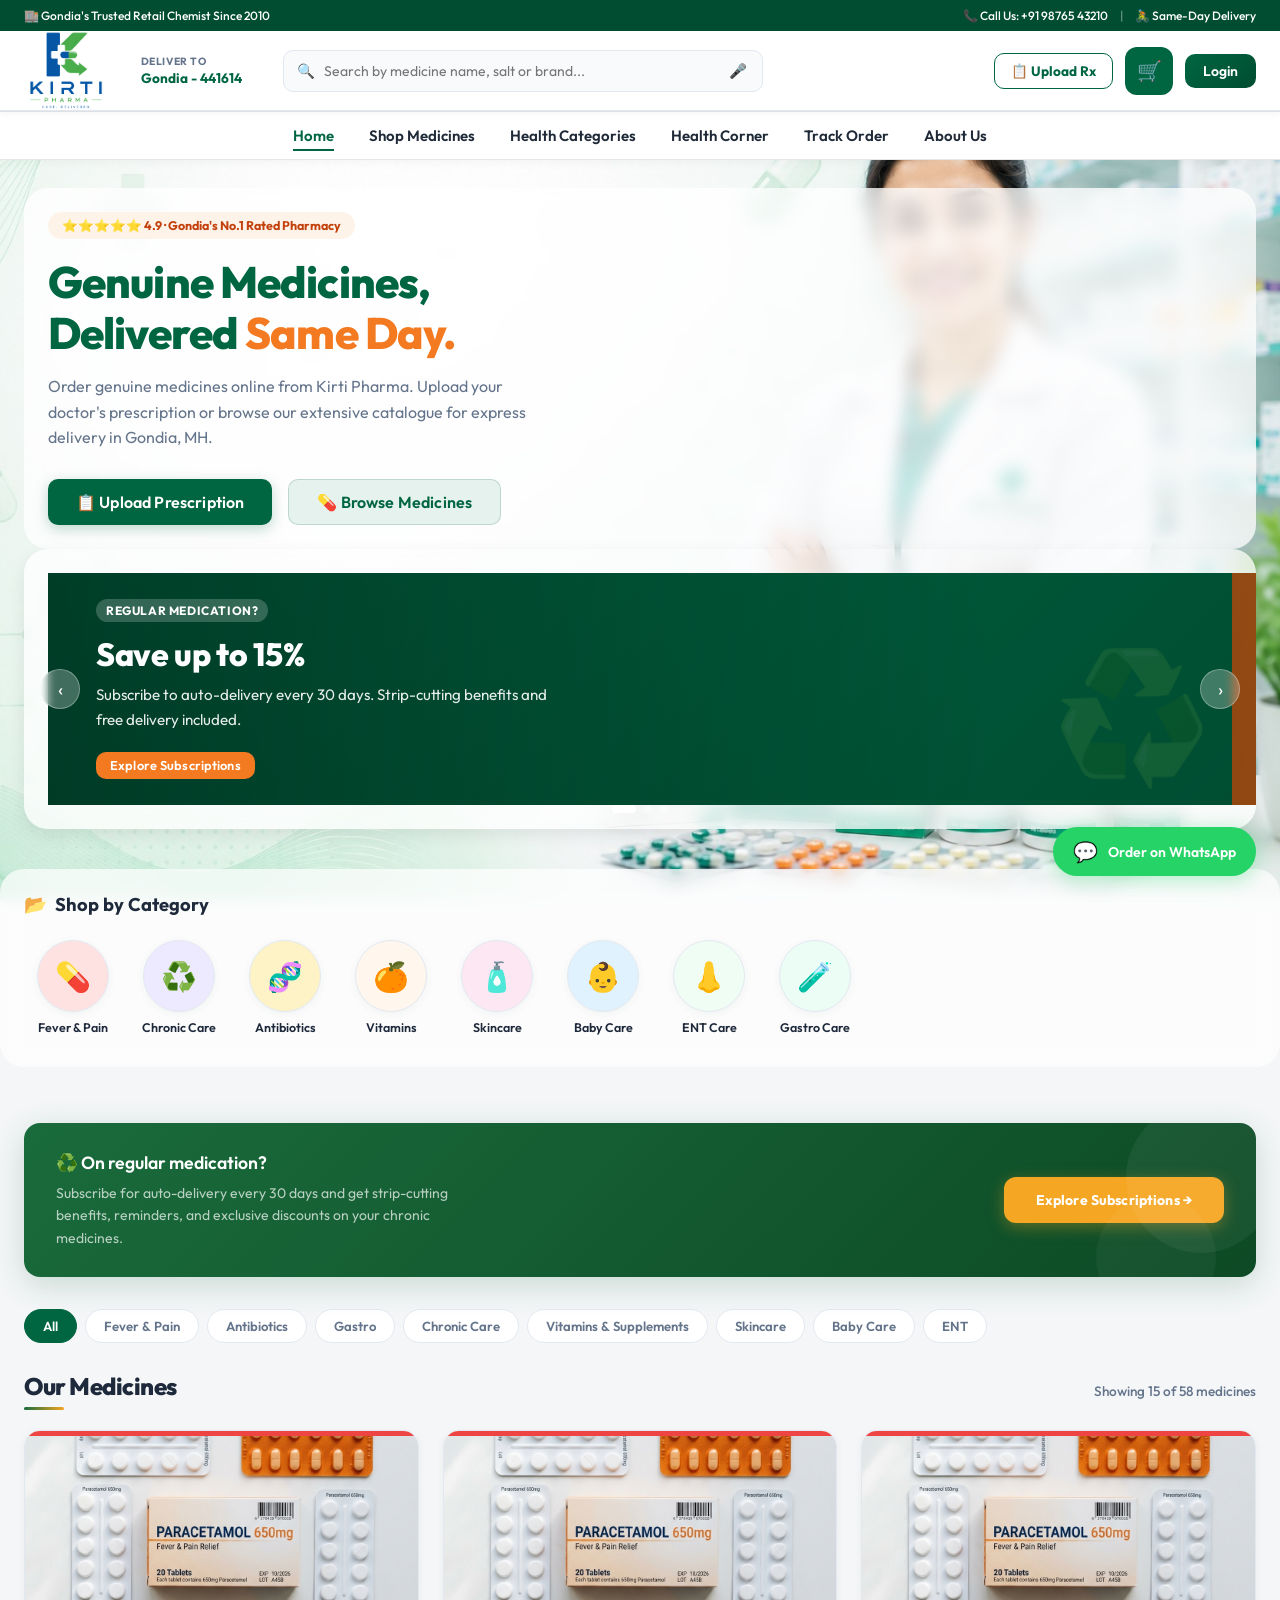
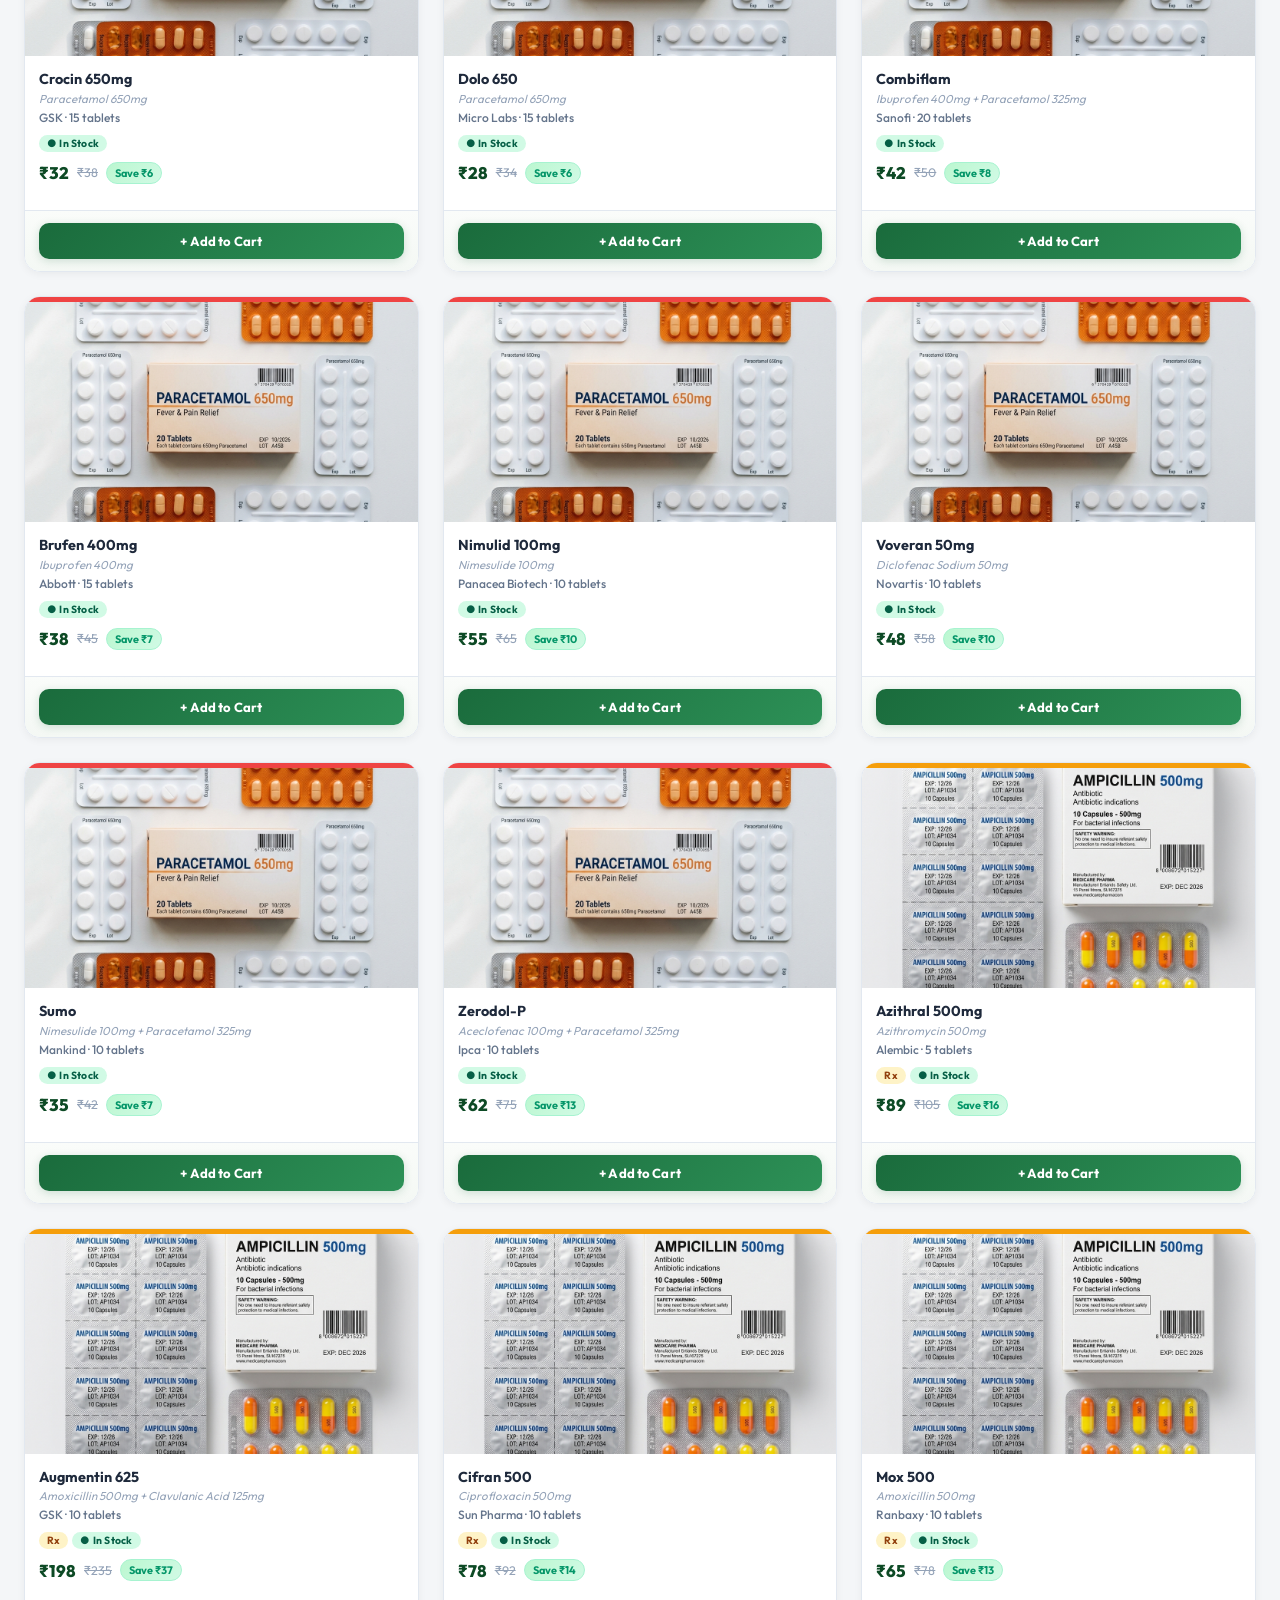
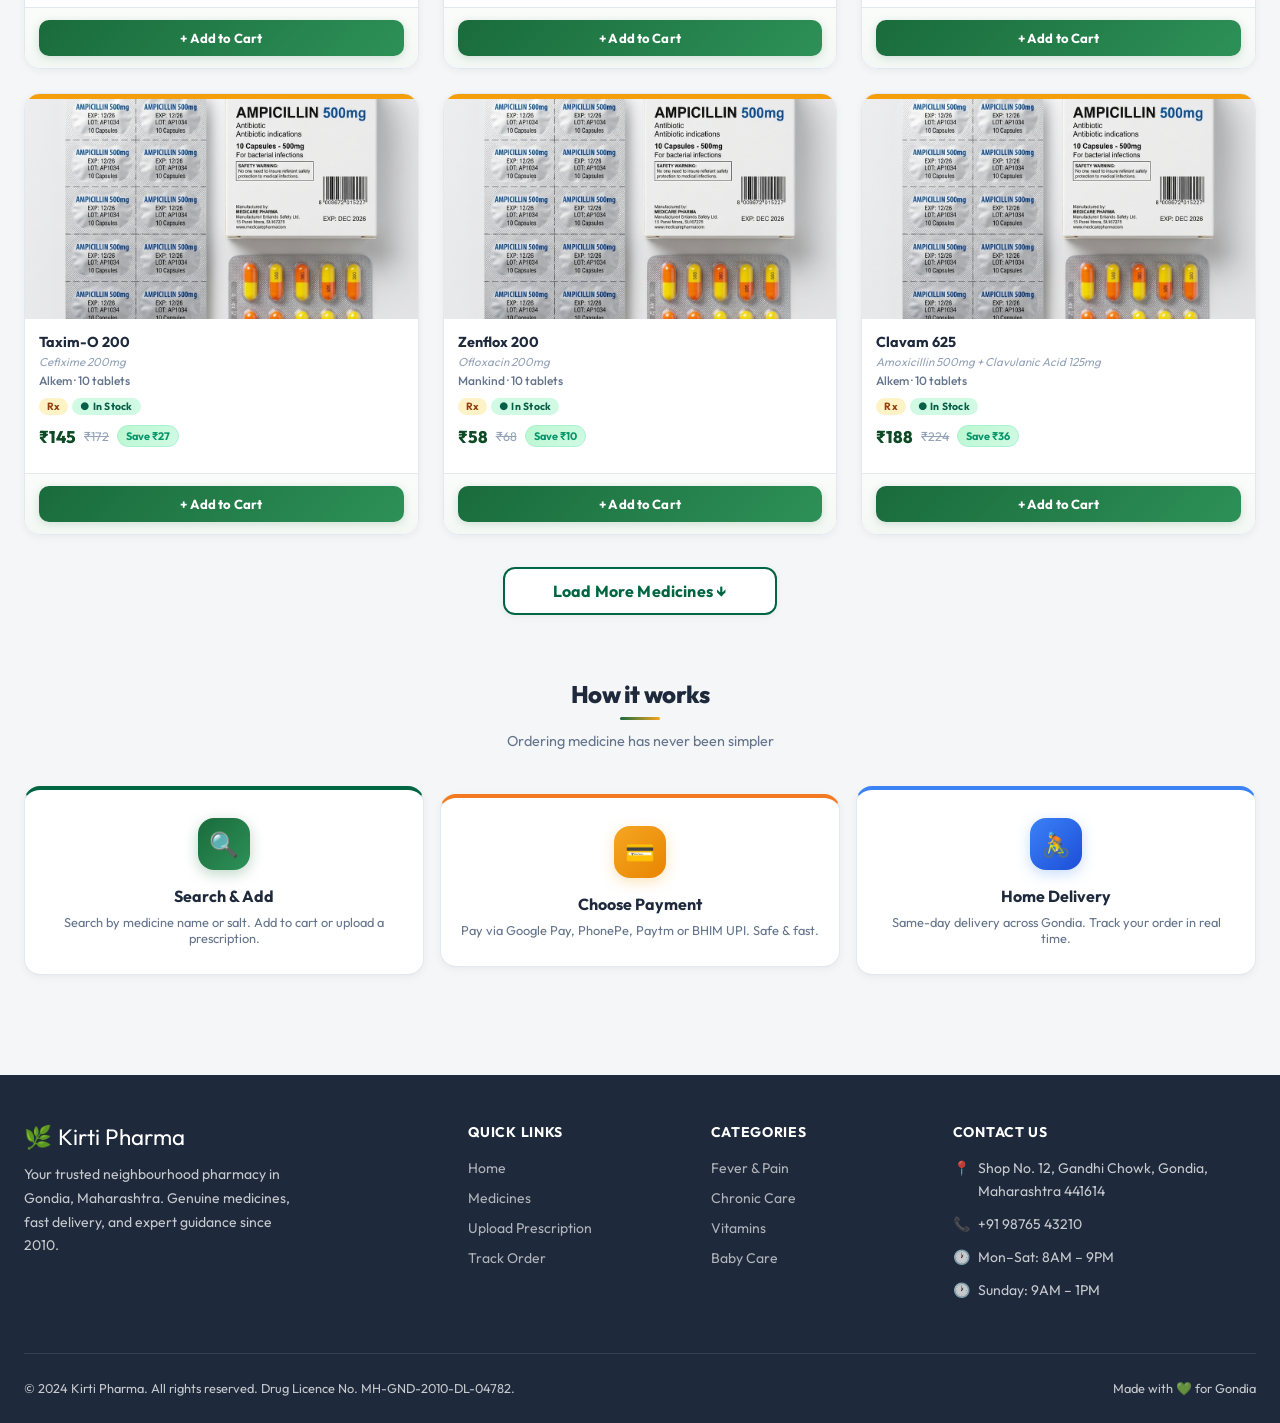
<file: index.html>
<!DOCTYPE html>
<html lang="en">
<head>
  <meta charset="UTF-8">
  <meta name="viewport" content="width=device-width, initial-scale=1.0">
  <title>Kirti Pharma — Medicines Delivered in Gondia, Maharashtra</title>
  <meta name="description" content="Order genuine medicines online from Kirti Pharma, Gondia. Same-day delivery, easy WhatsApp ordering, and prescription upload. Trusted since 2010.">
  <meta name="keywords" content="pharmacy Gondia, medicine delivery Gondia, online pharmacy Maharashtra, Kirti Pharma">
  <link rel="stylesheet" href="css/style.css">
  <link rel="stylesheet" href="css/components.css">
<style>
html,
body {
    margin: 0;
    padding: 0;
    min-height: 100%;
}

/* Full-page background */
body {
    background-image: url('images/bg.jpeg');
    background-size: cover;
    background-repeat: no-repeat;
    background-position: 90% top;
    background-attachment: fixed;
}

/* Light overlay */
body::before {
    content: "";
    position: fixed;
    inset: 0;
  
    z-index: -1;
}

/* Make major sections transparent */
.container,
.page-content,
.circular-categories-section {
    background: transparent;
}

/* Hero section glass effect */
.hero-left,
.promo-carousel {
    backdrop-filter: blur(8px);
    background: rgba(255,255,255,0.75);
    border-radius: 24px;
    padding: 24px;
}

/* Category section */
.circular-categories-section {
    backdrop-filter: blur(8px);
    background: rgba(255,255,255,0.70);
    border-radius: 24px;
    padding: 24px;
}

/* Medicine cards */
.medicine-card {
    background: rgba(255,255,255,0.95);
    backdrop-filter: blur(6px);
}


/* Secondary Menu */
.main-menu{
    background:#ffffff;
    border-top:1px solid #e5e7eb;
    border-bottom:1px solid #e5e7eb;
    box-shadow:0 2px 10px rgba(0,0,0,0.04);
}

.menu-container{
    max-width:1400px;
    margin:auto;
    display:flex;
    justify-content:center;
    align-items:center;
    gap:35px;
    padding:14px 20px;
}

.menu-container a{
    text-decoration:none;
    color:#1f2937;
    font-weight:600;
    font-size:15px;
    transition:0.3s;
    position:relative;
}

.menu-container a:hover,
.menu-container a.active{
    color:#006642;
}

.menu-container a::after{
    content:'';
    position:absolute;
    left:0;
    bottom:-6px;
    width:0;
    height:2px;
    background:#006642;
    transition:0.3s;
}

.menu-container a:hover::after,
.menu-container a.active::after{
    width:100%;
}

@media(max-width:992px){
    .main-menu{
        display:none;
    }
}


.nav-right{
    display:flex;
    align-items:center;
    gap:12px;
}

.nav-cart-btn{
    position:relative;
    display:flex;
    align-items:center;
    justify-content:center;
    width:48px;
    height:48px;
    border-radius:12px;
    background:#006642;
    color:#fff;
    text-decoration:none;
    font-size:20px;
}

.cart-badge{
    position:absolute;
    top:-6px;
    right:-6px;
    width:20px;
    height:20px;
    border-radius:50%;
    background:#ff6b00;
    color:#fff;
    display:flex;
    align-items:center;
    justify-content:center;
    font-size:12px;
    font-weight:700;
}
</style>
</head>
<body>

<!-- TOP UTILITY BAR -->
<div class="top-bar">
  <div class="top-bar-inner container">
    <span>🏬 Gondia's Trusted Retail Chemist Since 2010</span>
    <span class="top-bar-right">
      <span>📞 Call Us: +91 98765 43210</span>
      <span style="opacity: 0.4;">|</span>
      <span>🚴 Same-Day Delivery</span>
    </span>
  </div>
</div>

<!-- NAVBAR -->
<nav class="navbar" role="navigation" aria-label="Main navigation">
  <div class="nav-inner">
    <a href="index.html" class="nav-logo" aria-label="Kirti Pharma Home">
      <img src="images/kirti-logo.png" alt="Kirti Pharma" class="nav-logo-img">
    </a>
    
    <!-- Deliver-to Pincode -->
    <div class="nav-location-select" onclick="openPincodeModal()" aria-label="Select delivery location" title="Change pincode">
      <span class="nav-location-label">Deliver to</span>
      <span class="nav-location-val" id="nav-pincode-display">📍 Gondia - 441614 ▾</span>
    </div>

   
    <!-- Centered Search Autocomplete -->
    <div class="nav-search-container">
      <span class="nav-search-icon">🔍</span>
      <input
        type="search"
        id="search-input"
        class="nav-search-bar"
        placeholder="Search by medicine name, salt or brand..."
        autocomplete="off"
        aria-label="Search medicines"
      >
      <button class="nav-mic-btn" id="mic-btn" aria-label="Voice search" title="Search by voice">🎤</button>
      
      <!-- Suggestions Dropdown -->
      <div class="search-autocomplete-dropdown" id="search-suggest-dropdown"></div>
    </div>

    <div class="nav-right">
      <a href="prescription.html" class="btn-nav-upload">📋 Upload Rx</a>
      
      <!-- Cart Icon -->
      <a href="./cart.html"
   class="nav-cart-btn"
   id="nav-cart-link">
        🛒
        <span class="cart-badge" style="display:none">0</span>
      </a>
      
      <!-- Login / Account Dropdown -->
      <a href="#" class="btn-login" id="nav-login-btn" onclick="openLoginModal(event)">Login</a>
      <div class="nav-user-dropdown" id="nav-user-dropdown" style="display:none">
        <button class="nav-user-btn" id="nav-user-name" onclick="toggleUserDropdown(event)">👤 Account</button>
        <div class="dropdown-menu" id="nav-user-menu">
          <a href="dashboard.html" class="dropdown-item">🧑‍⚕️ Chemist Dashboard</a>
          <a href="track.html" class="dropdown-item">📦 Track Orders</a>
          <div style="border-top:1px solid var(--border);margin:4px 0"></div>
          <button class="dropdown-item" onclick="logoutUser()">Logout</button>
        </div>
      </div>
    </div>
    <button class="hamburger" id="hamburger" aria-label="Toggle menu" aria-expanded="false">
      <span></span><span></span><span></span>
    </button>
  </div>
</nav>
     <!-- MAIN MENU -->
<div class="main-menu">
    <div class="menu-container">
        <a href="index.html" class="active">Home</a>
        <a href="#medicine-section">Shop Medicines</a>
        <a href="health-categories.html">Health Categories</a>
      
        <a href="health-corner.html">Health Corner</a>
        <a href="track.html">Track Order</a>
        <a href="about.html">About Us</a>
    </div>
</div>
<!-- MOBILE NAV DRAWER -->
<div class="mobile-nav-drawer" id="mobile-drawer">
  <a href="index.html" class="active">🏠 Home</a>
  <a href="index.html#medicine-section">💊 Medicines</a>
  <a href="prescription.html">📋 Upload Prescription</a>
  <a href="track.html">📦 Track Order</a>
  <div class="mobile-nav-divider"></div>
  <a href="cart.html">🛒 Cart</a>
  <a href="dashboard.html">🧑‍⚕️ Dashboard</a>
  <a href="#login">👤 Login</a>
</div>

<!-- HERO SECTION -->
<section class="container" style="margin-top: 28px;">
<div class="hero-layout" id="hero-layout">    
    <!-- Hero Text (Left) -->
    <div class="hero-left">
      <div style="display: inline-flex; align-items: center; gap: 8px; background: var(--saffron-light); color: #c2410c; padding: 6px 14px; border-radius: var(--radius-pill); font-size: 0.78rem; font-weight: 700; margin-bottom: 18px;">
        ⭐⭐⭐⭐⭐ 4.9 · Gondia's No.1 Rated Pharmacy
      </div>
      <h1 style="font-size: clamp(2rem, 3.5vw, 2.75rem); color: var(--green-primary); font-weight: 800; line-height: 1.15; margin-bottom: 16px;">
        Genuine Medicines,<br>Delivered <span style="color: var(--saffron)">Same Day.</span>
      </h1>
      <p style="font-size: 1rem; color: var(--text-muted); margin-bottom: 28px; max-width: 480px; line-height: 1.6;">
        Order genuine medicines online from Kirti Pharma. Upload your doctor's prescription or browse our extensive catalogue for express delivery in Gondia, MH.
      </p>
      <div style="display: flex; gap: 16px; flex-wrap: wrap;">
        <a href="prescription.html" class="btn btn-primary btn-lg" style="box-shadow: 0 4px 14px rgba(0, 102, 66, 0.25);">
          📋 Upload Prescription
        </a>
        <a href="#medicine-section" class="btn btn-secondary btn-lg">
          💊 Browse Medicines
        </a>
      </div>
    </div>

    <!-- Promo Carousel (Right) -->
    <div class="promo-carousel" id="promo-carousel">
      <div class="carousel-track" id="carousel-track">
        <!-- Slide 1 -->
        <div class="carousel-slide" style="background: linear-gradient(135deg, #006642 0%, #004D32 100%);">
          <div class="carousel-slide-content">
            <div style="font-size: 0.75rem; font-weight: 700; background: rgba(255,255,255,0.2); display: inline-block; padding: 4px 10px; border-radius: 99px; margin-bottom: 12px; letter-spacing: 0.05em; text-transform: uppercase;">Regular Medication?</div>
            <h2>Save up to 15%</h2>
            <p>Subscribe to auto-delivery every 30 days. Strip-cutting benefits and free delivery included.</p>
            <a href="#subscriptions" class="btn btn-saffron btn-sm">Explore Subscriptions</a>
          </div>
          <div style="position: absolute; right: 20px; bottom: 10px; font-size: 8rem; opacity: 0.15; pointer-events: none;">♻️</div>
        </div>
        <!-- Slide 2 -->
        <div class="carousel-slide" style="background: linear-gradient(135deg, #F37A20 0%, #d95f07 100%);">
          <div class="carousel-slide-content">
            <div style="font-size: 0.75rem; font-weight: 700; background: rgba(255,255,255,0.25); display: inline-block; padding: 4px 10px; border-radius: 99px; margin-bottom: 12px; letter-spacing: 0.05em; text-transform: uppercase;">Quick Order</div>
            <h2>Order via Rx Photo</h2>
            <p>Just upload prescription photo. Our pharmacist will verify and call you back in 15 mins.</p>
            <a href="prescription.html" class="btn btn-primary btn-sm" style="background: white; color: var(--green-primary); border: none;">Upload Now</a>
          </div>
          <div style="position: absolute; right: 20px; bottom: 10px; font-size: 8rem; opacity: 0.15; pointer-events: none;">📋</div>
        </div>
        <!-- Slide 3 -->
        <div class="carousel-slide" style="background: linear-gradient(135deg, #1D4ED8 0%, #1e40af 100%);">
          <div class="carousel-slide-content">
            <div style="font-size: 0.75rem; font-weight: 700; background: rgba(255,255,255,0.2); display: inline-block; padding: 4px 10px; border-radius: 99px; margin-bottom: 12px; letter-spacing: 0.05em; text-transform: uppercase;">Health & Supplements</div>
            <h2>Vitamins up to 20% OFF</h2>
            <p>Shelcal, Becosules, Zincovit & Evion in stock. Boost your daily immunity today.</p>
            <a href="#" onclick="selectCategorySuggestion('Vitamins & Supplements')" class="btn btn-saffron btn-sm">Shop Immunity</a>
          </div>
          <div style="position: absolute; right: 20px; bottom: 10px; font-size: 8rem; opacity: 0.15; pointer-events: none;">🍊</div>
        </div>
      </div>
      <!-- Dots -->
      <div class="carousel-dots" id="carousel-dots">
        <span class="carousel-dot active" onclick="setCarouselSlide(0)"></span>
        <span class="carousel-dot" onclick="setCarouselSlide(1)"></span>
        <span class="carousel-dot" onclick="setCarouselSlide(2)"></span>
      </div>
      <!-- Arrows -->
      <button class="carousel-btn carousel-prev" onclick="prevCarouselSlide()">‹</button>
      <button class="carousel-btn carousel-next" onclick="nextCarouselSlide()">›</button>
    </div>

  </div>
</section>

<!-- CIRCULAR CATEGORIES SECTION -->
<section class="container circular-categories-section" style="margin-top: 40px;">
  <div class="circular-categories-title">
    <span>📂</span> Shop by Category
  </div>
  <div class="circular-categories-grid">
    <div class="category-circle-item" onclick="selectCategorySuggestion('Fever & Pain')">
      <div class="category-circle" style="background: #fee2e2; color: #ef4444;">💊</div>
      <span class="category-circle-label">Fever & Pain</span>
    </div>
    <div class="category-circle-item" onclick="selectCategorySuggestion('Chronic Care')">
      <div class="category-circle" style="background: #ede9fe; color: #8b5cf6;">♻️</div>
      <span class="category-circle-label">Chronic Care</span>
    </div>
    <div class="category-circle-item" onclick="selectCategorySuggestion('Antibiotics')">
      <div class="category-circle" style="background: #fef3c7; color: #f59e0b;">🧬</div>
      <span class="category-circle-label">Antibiotics</span>
    </div>
    <div class="category-circle-item" onclick="selectCategorySuggestion('Vitamins & Supplements')">
      <div class="category-circle" style="background: #fff7ed; color: #f97316;">🍊</div>
      <span class="category-circle-label">Vitamins</span>
    </div>
    <div class="category-circle-item" onclick="selectCategorySuggestion('Skincare')">
      <div class="category-circle" style="background: #fce7f3; color: #ec4899;">🧴</div>
      <span class="category-circle-label">Skincare</span>
    </div>
    <div class="category-circle-item" onclick="selectCategorySuggestion('Baby Care')">
      <div class="category-circle" style="background: #e0f2fe; color: #06b6d4;">👶</div>
      <span class="category-circle-label">Baby Care</span>
    </div>
    <div class="category-circle-item" onclick="selectCategorySuggestion('ENT')">
      <div class="category-circle" style="background: #f0fdf4; color: #10b981;">👃</div>
      <span class="category-circle-label">ENT Care</span>
    </div>
    <div class="category-circle-item" onclick="selectCategorySuggestion('Gastro')">
      <div class="category-circle" style="background: #ecfdf5; color: #059669;">🧪</div>
      <span class="category-circle-label">Gastro Care</span>
    </div>
  </div>
</section>

<!-- MAIN CONTENT -->
<main id="medicine-section" class="container page-content" style="padding-top: 16px;">

  <!-- CHRONIC CARE BANNER -->
  <div class="chronic-banner" id="subscriptions" style="margin-top:8px;margin-bottom:32px;background:linear-gradient(135deg,#1A6B3C 0%,#0D4A25 100%);border:none;box-shadow:0 8px 32px rgba(26,107,60,0.2)">
    <div class="chronic-banner-text">
      <h3 style="color:white">♻️ On regular medication?</h3>
      <p style="color:rgba(255,255,255,0.82)">Subscribe for auto-delivery every 30 days and get strip-cutting benefits, reminders, and exclusive discounts on your chronic medicines.</p>
    </div>
    <a href="#subscriptions" class="btn btn-saffron" style="background:#F5A623;color:white;padding:16px 32px;border-radius:12px;text-decoration:none;font-weight:700;flex-shrink:0;white-space:nowrap;box-shadow:0 4px 16px rgba(245,166,35,0.35)">
      Explore Subscriptions →
    </a>
  </div>

  <!-- CATEGORY PILLS -->
  <div style="margin-bottom:24px">
    <div id="category-pills" class="category-pills" role="tablist" aria-label="Filter by category">
      <!-- Rendered by search.js -->
    </div>
  </div>

  <!-- MEDICINE GRID HEADER -->
  <div class="section-header" style="margin-bottom:20px">
    <div>
      <h2 class="section-title" style="font-size:1.5rem;font-weight:800;letter-spacing:-0.02em">Our Medicines</h2>
      <div style="width:40px;height:3px;background:linear-gradient(90deg,#1A6B3C,#F5A623);border-radius:99px;margin-top:6px"></div>
    </div>
    <span class="section-count" id="medicine-count">Loading...</span>
  </div>

  <!-- MEDICINE GRID -->
  <div class="medicine-grid" id="medicine-grid" role="list" aria-label="Medicine catalogue">
    <!-- Rendered by search.js -->
  </div>

  <!-- LOAD MORE CONTAINER -->
  <div id="load-more-container" style="text-align:center;margin-top:32px;margin-bottom:32px"></div>

  <!-- HOW IT WORKS -->
  <div style="margin-top:64px" id="contact">
    <div style="text-align:center;margin-bottom:32px">
      <h2 style="font-size:1.5rem;font-weight:800;letter-spacing:-0.02em;margin-bottom:8px">How it works</h2>
      <div style="width:40px;height:3px;background:linear-gradient(90deg,#1A6B3C,#F5A623);border-radius:99px;margin:0 auto 10px"></div>
      <p style="color:var(--text-muted);font-size:0.9rem">Ordering medicine has never been simpler</p>
    </div>
    <div class="steps-row" style="display:grid;grid-template-columns:repeat(3,1fr);gap:16px">
      <div class="card" style="padding:28px 20px;text-align:center;border-top:4px solid var(--green-primary)">
        <div style="width:52px;height:52px;background:linear-gradient(135deg,#1A6B3C,#2D9157);color:white;border-radius:16px;display:flex;align-items:center;justify-content:center;font-size:1.5rem;margin:0 auto 16px;box-shadow:0 4px 14px rgba(26,107,60,0.28)">🔍</div>
        <div class="step-title" style="font-size:1rem;font-weight:700;margin-bottom:8px">Search &amp; Add</div>
        <div class="step-desc">Search by medicine name or salt. Add to cart or upload a prescription.</div>
      </div>
      <div class="card" style="padding:28px 20px;text-align:center;border-top:4px solid var(--saffron)">
        <div style="width:52px;height:52px;background:linear-gradient(135deg,#F5A623,#E88500);color:white;border-radius:16px;display:flex;align-items:center;justify-content:center;font-size:1.5rem;margin:0 auto 16px;box-shadow:0 4px 14px rgba(245,166,35,0.3)">💳</div>
        <div class="step-title" style="font-size:1rem;font-weight:700;margin-bottom:8px">Choose Payment</div>
        <div class="step-desc">Pay via Google Pay, PhonePe, Paytm or BHIM UPI. Safe &amp; fast.</div>
      </div>
      <div class="card" style="padding:28px 20px;text-align:center;border-top:4px solid #3B82F6">
        <div style="width:52px;height:52px;background:linear-gradient(135deg,#3B82F6,#1D4ED8);color:white;border-radius:16px;display:flex;align-items:center;justify-content:center;font-size:1.5rem;margin:0 auto 16px;box-shadow:0 4px 14px rgba(59,130,246,0.28)">🚴</div>
        <div class="step-title" style="font-size:1rem;font-weight:700;margin-bottom:8px">Home Delivery</div>
        <div class="step-desc">Same-day delivery across Gondia. Track your order in real time.</div>
      </div>
    </div>
  </div>

</main>

<!-- ALTERNATIVES MODAL -->
<div class="modal-overlay" id="alt-modal" role="dialog" aria-modal="true" aria-labelledby="alt-modal-title">
  <div class="modal-box">
    <div class="modal-header">
      <h3 class="modal-title" id="alt-modal-title">Alternatives</h3>
      <button class="modal-close" onclick="closeModal('alt-modal')" aria-label="Close modal">✕</button>
    </div>
    <div class="modal-body" id="alt-modal-body"></div>
  </div>
</div>

<!-- BOTTOM TAB BAR -->
<nav class="bottom-tab-bar" aria-label="Mobile navigation">
  <div class="tab-bar-inner">
    <a href="index.html" class="tab-item active">
      <span class="tab-icon">🏠</span>
      <span>Home</span>
    </a>
    <a href="cart.html" class="tab-item" id="tab-cart">
      <span class="tab-icon" style="position:relative">
        🛒
        <span class="tab-cart-badge" style="display:none">0</span>
      </span>
      <span>Cart</span>
    </a>
    <a href="prescription.html" class="tab-item">
      <span class="tab-icon">📋</span>
      <span>Rx</span>
    </a>
    <a href="track.html" class="tab-item">
      <span class="tab-icon">📦</span>
      <span>Track</span>
    </a>
    <a href="dashboard.html" class="tab-item">
      <span class="tab-icon">🧑‍⚕️</span>
      <span>Staff</span>
    </a>
  </div>
</nav>

<!-- FLOATING WHATSAPP -->
<a href="https://wa.me/919876543210?text=Hi%20Kirti%20Pharma%2C%20I%20want%20to%20place%20a%20medicine%20order."
   class="whatsapp-fab"
   target="_blank"
   rel="noopener noreferrer"
   aria-label="Order on WhatsApp"
   id="whatsapp-fab">
  <span class="whatsapp-fab-icon">💬</span>
  <span class="whatsapp-fab-text">Order on WhatsApp</span>
</a>

<!-- FOOTER -->
<footer class="site-footer">
  <div class="footer-inner">
    <div class="footer-grid">
      <div class="footer-brand">
        <div class="logo-text"><span>🌿</span> Kirti Pharma</div>
        <p>Your trusted neighbourhood pharmacy in Gondia, Maharashtra. Genuine medicines, fast delivery, and expert guidance since 2010.</p>
      </div>
      <div class="footer-col">
        <h5>Quick Links</h5>
        <ul>
          <li><a href="index.html">Home</a></li>
          <li><a href="index.html#medicine-section">Medicines</a></li>
          <li><a href="prescription.html">Upload Prescription</a></li>
          <li><a href="track.html">Track Order</a></li>
        </ul>
      </div>
      <div class="footer-col">
        <h5>Categories</h5>
        <ul>
          <li><a href="#">Fever & Pain</a></li>
          <li><a href="#">Chronic Care</a></li>
          <li><a href="#">Vitamins</a></li>
          <li><a href="#">Baby Care</a></li>
        </ul>
      </div>
      <div class="footer-col footer-contact">
        <h5>Contact Us</h5>
        <p><span>📍</span> Shop No. 12, Gandhi Chowk, Gondia, Maharashtra 441614</p>
        <p><span>📞</span> +91 98765 43210</p>
        <p><span>🕐</span> Mon–Sat: 8AM – 9PM</p>
        <p><span>🕐</span> Sunday: 9AM – 1PM</p>
      </div>
    </div>
    <div class="footer-bottom">
      <p>© 2024 Kirti Pharma. All rights reserved. Drug Licence No. MH-GND-2010-DL-04782.</p>
      <p>Made with 💚 for Gondia</p>
    </div>
  </div>
</footer>

<script src="js/app.js"></script>
<script src="js/medicines.js"></script>
<script src="js/search.js"></script>
<script>
// ===== PROMO CAROUSEL LOGIC =====
let currentCarouselSlide = 0;
let carouselTimer = null;

function setCarouselSlide(idx) {
  const track = document.getElementById('carousel-track');
  const dots = document.querySelectorAll('.carousel-dot');
  if (!track || dots.length === 0) return;
  
  const totalSlides = track.children.length;
  currentCarouselSlide = (idx + totalSlides) % totalSlides;
  
  track.style.transform = `translateX(-${currentCarouselSlide * 100}%)`;
  
  dots.forEach((dot, i) => {
    dot.classList.toggle('active', i === currentCarouselSlide);
  });
}

function nextCarouselSlide() {
  setCarouselSlide(currentCarouselSlide + 1);
}

function prevCarouselSlide() {
  setCarouselSlide(currentCarouselSlide - 1);
}

function startCarouselAutoPlay() {
  stopCarouselAutoPlay();
  carouselTimer = setInterval(nextCarouselSlide, 4500);
}

function stopCarouselAutoPlay() {
  if (carouselTimer) clearInterval(carouselTimer);
}

document.addEventListener('DOMContentLoaded', () => {
  startCarouselAutoPlay();
  const carousel = document.getElementById('promo-carousel');
  if (carousel) {
    carousel.addEventListener('mouseenter', stopCarouselAutoPlay);
    carousel.addEventListener('mouseleave', startCarouselAutoPlay);
  }
});
</script>
<!-- LOGIN MODAL -->
<div class="modal-overlay" id="login-modal">
  <div class="modal-box">

    <!-- PHONE SCREEN -->
    <div id="login-phone-screen">

      <div class="modal-header">
        <h3>Login</h3>
        <button class="modal-close"
                onclick="closeLoginModal()">✕</button>
      </div>

      <div class="modal-body">
        <input
          type="tel"
          id="login-phone-input"
          placeholder="Enter Mobile Number"
          maxlength="10"
          style="width:100%;padding:12px;margin-bottom:15px;"
        >

        <button class="btn btn-primary"
                style="width:100%;"
                onclick="sendOTP()">
          Send OTP
        </button>
      </div>

    </div>

    <!-- LOADING SCREEN -->
    <div id="login-loading-screen" style="display:none">

      <div class="modal-body" style="text-align:center;padding:40px;">
        Sending OTP...
      </div>

    </div>

    <!-- OTP SCREEN -->
    <div id="login-otp-screen" style="display:none">

      <div class="modal-header">
        <h3>Verify OTP</h3>
      </div>

      <div class="modal-body">

        <p id="otp-phone-display"></p>

        <div style="display:flex;gap:10px;justify-content:center;margin:20px 0;">

          <input class="otp-digit" maxlength="1" style="width:50px;height:50px;text-align:center;">
          <input class="otp-digit" maxlength="1" style="width:50px;height:50px;text-align:center;">
          <input class="otp-digit" maxlength="1" style="width:50px;height:50px;text-align:center;">
          <input class="otp-digit" maxlength="1" style="width:50px;height:50px;text-align:center;">

        </div>

        <div id="otp-timer-text">
          Resend OTP in 30s
        </div>

        <button id="otp-resend-btn"
                onclick="resendOTP()"
                style="display:none;">
          Resend OTP
        </button>

        <br><br>

        <button class="btn btn-primary"
                style="width:100%;"
                onclick="verifyOTP()">
          Verify OTP
        </button>

      </div>

    </div>

  </div>
</div>
</body>
</html>
</file>
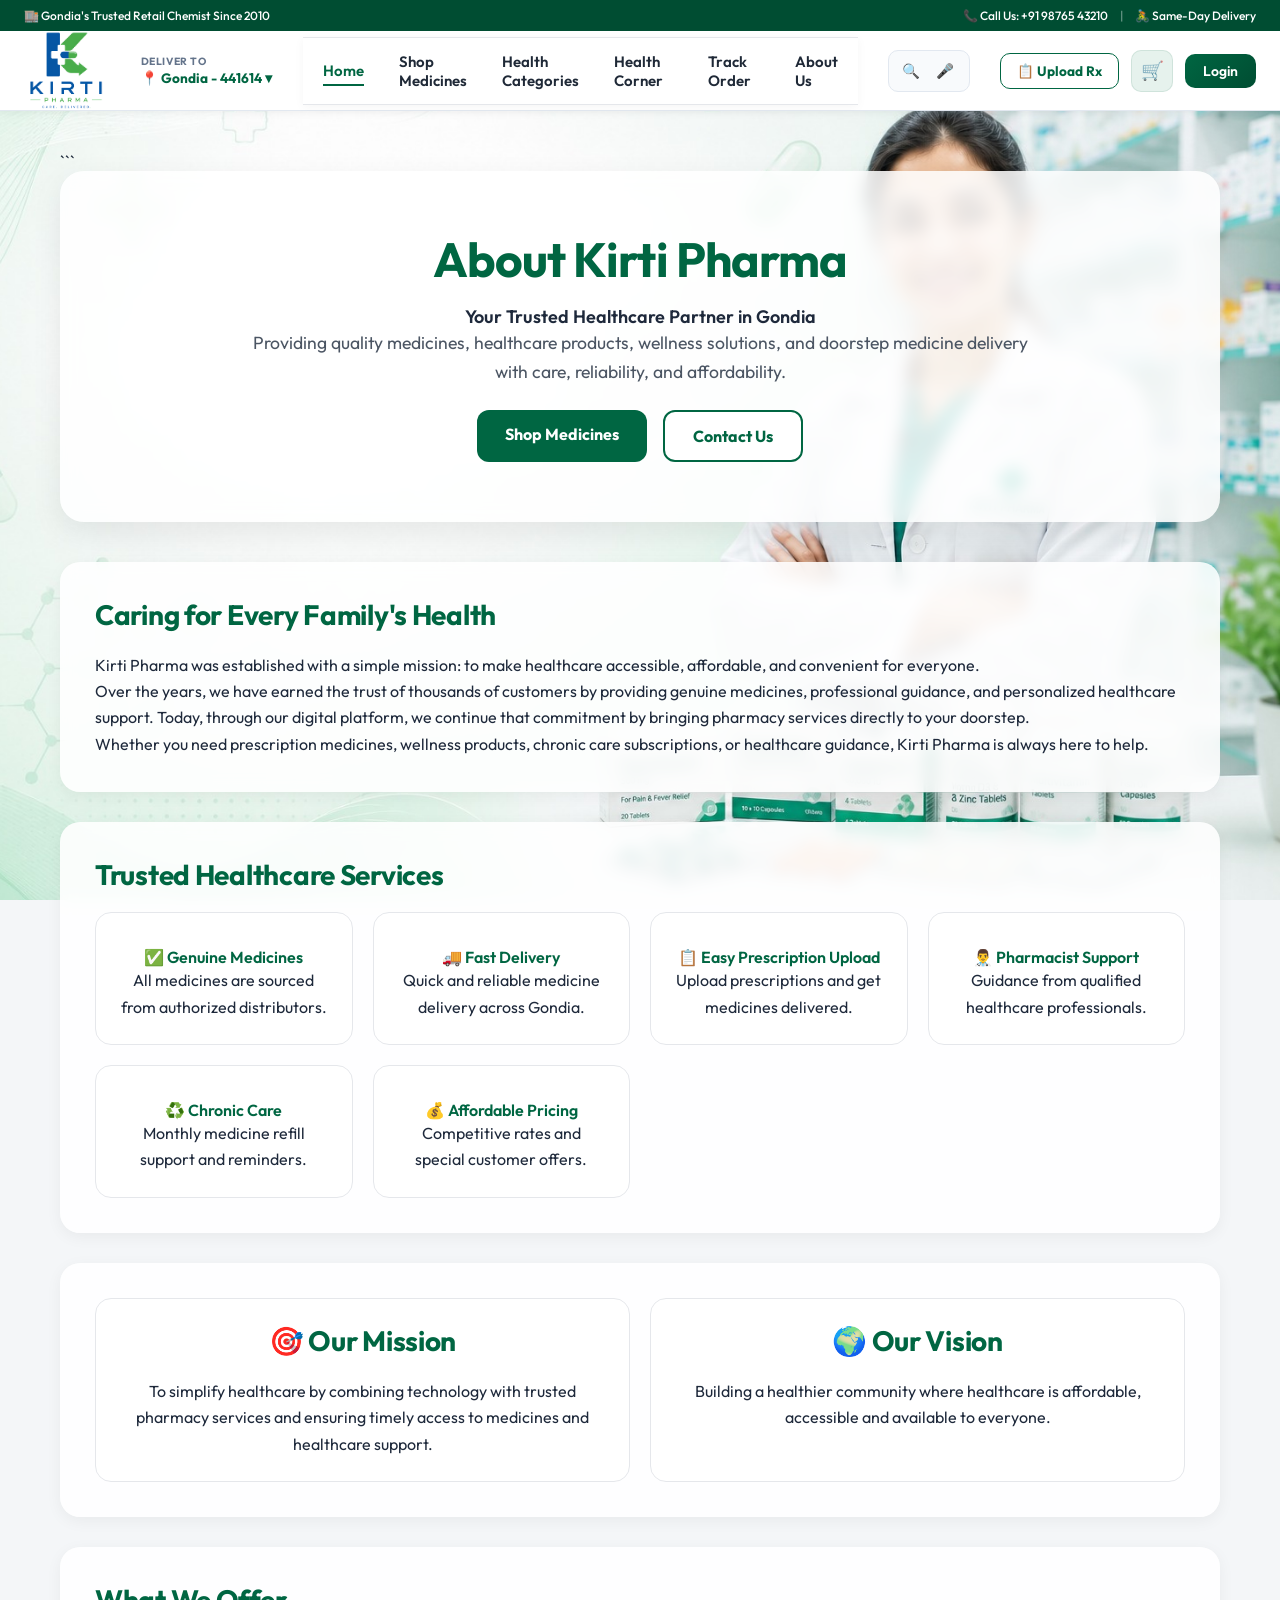
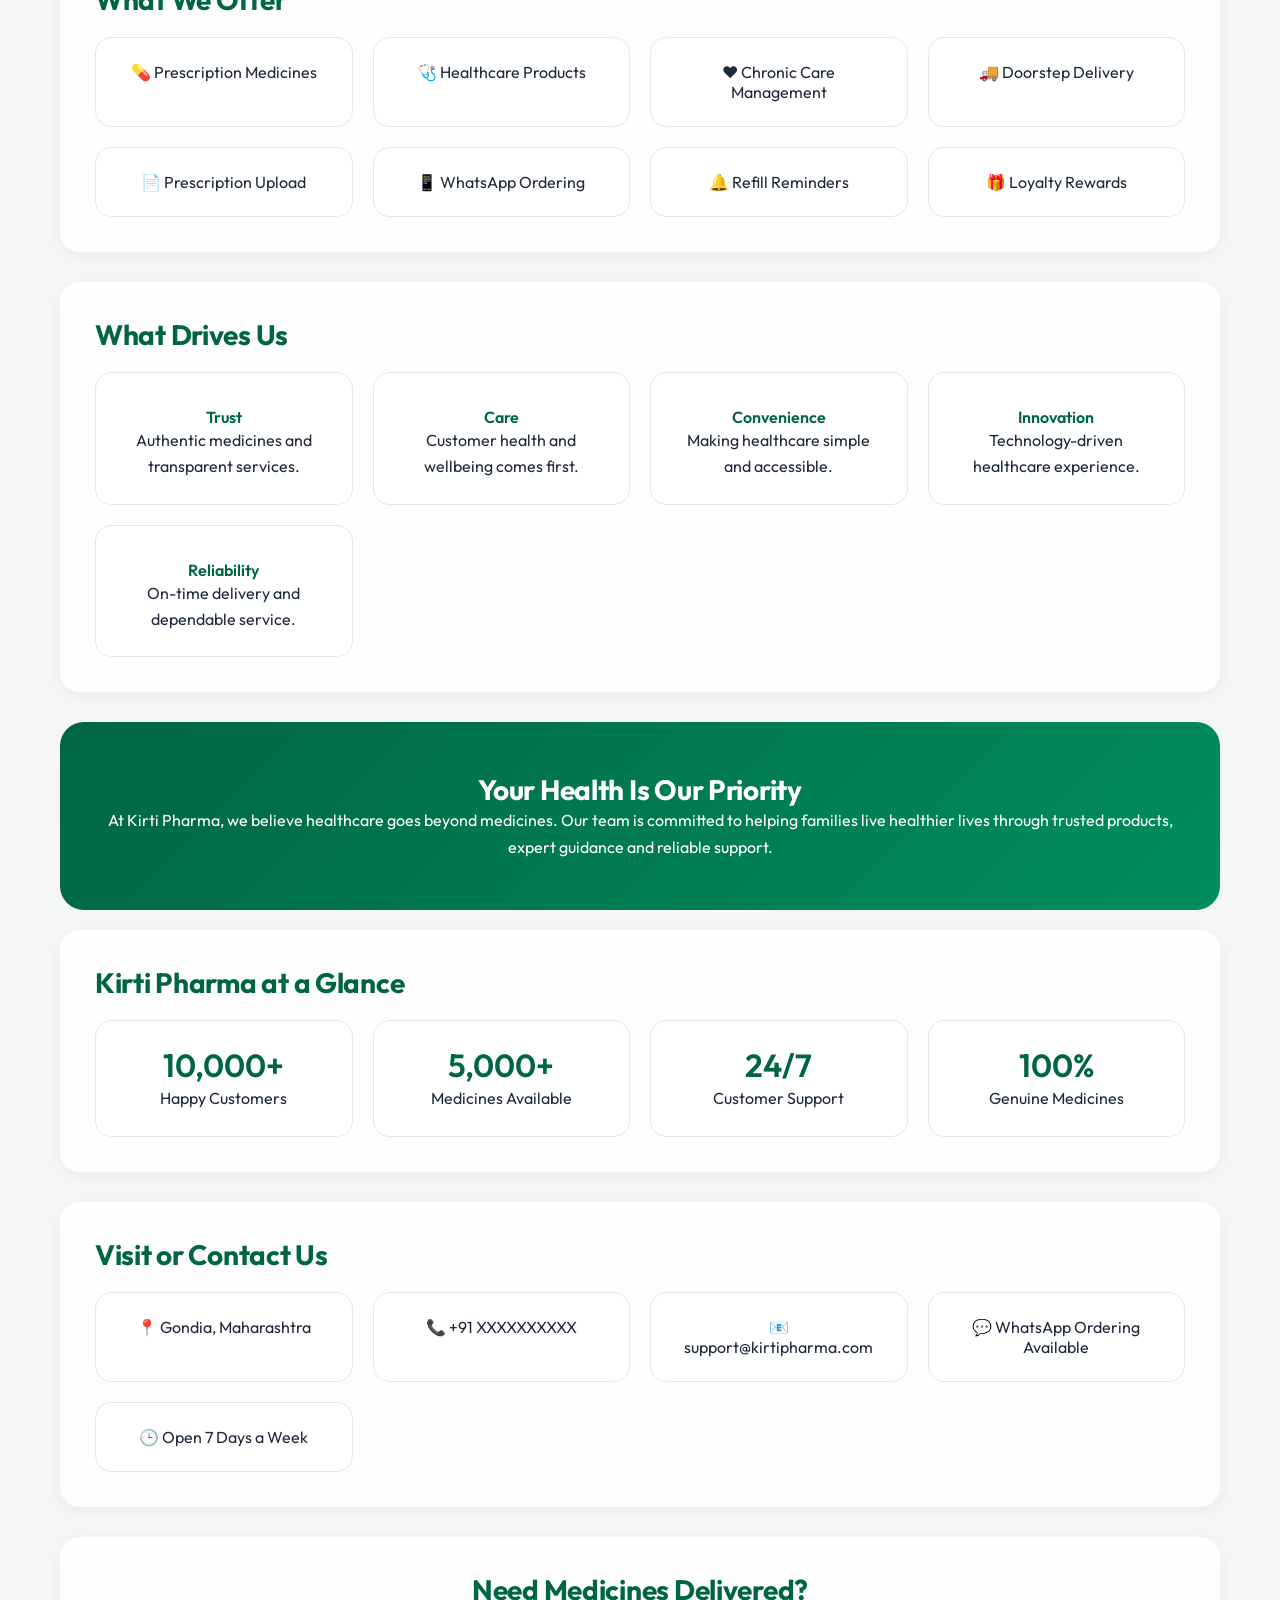
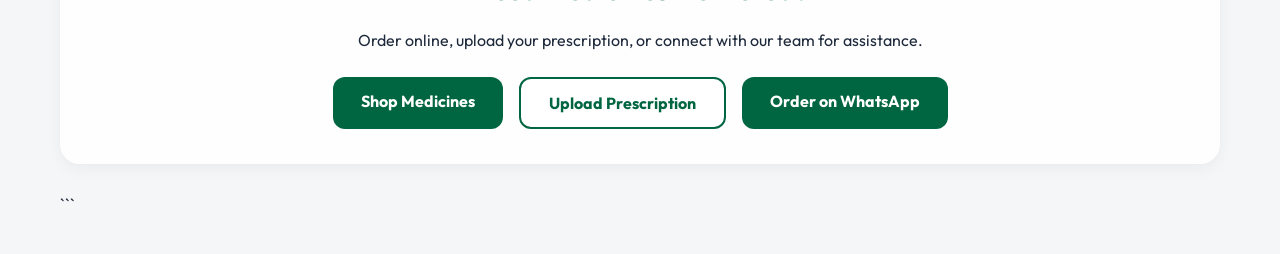
<file: about.html>
<!DOCTYPE html>
<html lang="en">
<head>
  <meta charset="UTF-8">
  <meta name="viewport" content="width=device-width, initial-scale=1.0">
  <title>Kirti Pharma — Medicines Delivered in Gondia, Maharashtra</title>
  <meta name="description" content="Order genuine medicines online from Kirti Pharma, Gondia. Same-day delivery, easy WhatsApp ordering, and prescription upload. Trusted since 2010.">
  <meta name="keywords" content="pharmacy Gondia, medicine delivery Gondia, online pharmacy Maharashtra, Kirti Pharma">
  <link rel="stylesheet" href="css/style.css">
  <link rel="stylesheet" href="css/components.css">
<style>
    
   /* Grid layout */
    .categories-display-grid {
        display: grid;
        grid-template-columns: repeat(3, 1fr); /* 3 cards per row */
        gap: 20px;
        margin-top: 30px;
        padding: 20px;
    }

    /* The White Card */
    .health-category-card {
        background: #ffffff; /* This provides the white background */
        padding: 25px;
        border-radius: 16px;
        text-align: center;
        border: 1px solid #e5e7eb;
        display: flex;
        flex-direction: column;
        align-items: center;
        box-shadow: 0 4px 6px rgba(0,0,0,0.05);
    }

html,
body {
    margin: 0;
    padding: 0;
    min-height: 100%;
}

/* Full-page background */
body {
    background-image: url('images/bg.jpeg');
    background-size: cover;
    background-repeat: no-repeat;
    background-position: 90% top;
    background-attachment: fixed;
}

/* Light overlay */
body::before {
    content: "";
    position: fixed;
    inset: 0;
  
    z-index: -1;
}

/* Make major sections transparent */
.container,
.page-content,
.circular-categories-section {
    background: transparent;
}

/* Hero section glass effect */
.hero-left,
.promo-carousel {
    backdrop-filter: blur(8px);
    background: rgba(255,255,255,0.75);
    border-radius: 24px;
    padding: 24px;
}

/* Category section */
.circular-categories-section {
    backdrop-filter: blur(8px);
    background: rgba(255,255,255,0.70);
    border-radius: 24px;
    padding: 24px;
}

/* Medicine cards */
.medicine-card {
    background: rgba(255,255,255,0.95);
    backdrop-filter: blur(6px);
}


/* Secondary Menu */
.main-menu{
    background:#ffffff;
    border-top:1px solid #e5e7eb;
    border-bottom:1px solid #e5e7eb;
    box-shadow:0 2px 10px rgba(0,0,0,0.04);
}

.menu-container{
    max-width:1400px;
    margin:auto;
    display:flex;
    justify-content:center;
    align-items:center;
    gap:35px;
    padding:14px 20px;
}

.menu-container a{
    text-decoration:none;
    color:#1f2937;
    font-weight:600;
    font-size:15px;
    transition:0.3s;
    position:relative;
}

.menu-container a:hover,
.menu-container a.active{
    color:#006642;
}

.menu-container a::after{
    content:'';
    position:absolute;
    left:0;
    bottom:-6px;
    width:0;
    height:2px;
    background:#006642;
    transition:0.3s;
}

.menu-container a:hover::after,
.menu-container a.active::after{
    width:100%;
}

@media(max-width:992px){
    .main-menu{
        display:none;
    }
}
</style>
</head>
<body>

<!-- TOP UTILITY BAR -->
<div class="top-bar">
  <div class="top-bar-inner container">
    <span>🏬 Gondia's Trusted Retail Chemist Since 2010</span>
    <span class="top-bar-right">
      <span>📞 Call Us: +91 98765 43210</span>
      <span style="opacity: 0.4;">|</span>
      <span>🚴 Same-Day Delivery</span>
    </span>
  </div>
</div>

<!-- NAVBAR -->
<nav class="navbar" role="navigation" aria-label="Main navigation">
  <div class="nav-inner">
    <a href="index.html" class="nav-logo" aria-label="Kirti Pharma Home">
      <img src="images/kirti-logo.png" alt="Kirti Pharma" class="nav-logo-img">
    </a>
    
    <!-- Deliver-to Pincode -->
    <div class="nav-location-select" onclick="openPincodeModal()" aria-label="Select delivery location" title="Change pincode">
      <span class="nav-location-label">Deliver to</span>
      <span class="nav-location-val" id="nav-pincode-display">📍 Gondia - 441614 ▾</span>
    </div>

    <!-- MAIN MENU -->
<div class="main-menu">
    <div class="menu-container">
        <a href="index.html" class="active">Home</a>
        <a href="#medicine-section">Shop Medicines</a>
        <a href="health-categories.html">Health Categories</a>
        
        <a href="health-corner.html">Health Corner</a>
        <a href="track.html">Track Order</a>
        <a href="about.html">About Us</a>
    </div>
</div>
    <!-- Centered Search Autocomplete -->
    <div class="nav-search-container">
      <span class="nav-search-icon">🔍</span>
      <input
        type="search"
        id="search-input"
        class="nav-search-bar"
        placeholder="Search by medicine name, salt or brand..."
        autocomplete="off"
        aria-label="Search medicines"
      >
      <button class="nav-mic-btn" id="mic-btn" aria-label="Voice search" title="Search by voice">🎤</button>
      
      <!-- Suggestions Dropdown -->
      <div class="search-autocomplete-dropdown" id="search-suggest-dropdown"></div>
    </div>

    <div class="nav-right">
      <a href="prescription.html" class="btn-nav-upload">📋 Upload Rx</a>
      
      <!-- Cart Icon -->
      <a href="cart.html" class="nav-cart-btn" aria-label="View cart" id="nav-cart-link">
        🛒
        <span class="cart-badge" style="display:none">0</span>
      </a>
      
      <!-- Login / Account Dropdown -->
      <a href="#" class="btn-login" id="nav-login-btn" onclick="openLoginModal(event)">Login</a>
      <div class="nav-user-dropdown" id="nav-user-dropdown" style="display:none">
        <button class="nav-user-btn" id="nav-user-name" onclick="toggleUserDropdown(event)">👤 Account</button>
        <div class="dropdown-menu" id="nav-user-menu">
          <a href="dashboard.html" class="dropdown-item">🧑‍⚕️ Chemist Dashboard</a>
          <a href="track.html" class="dropdown-item">📦 Track Orders</a>
          <div style="border-top:1px solid var(--border);margin:4px 0"></div>
          <button class="dropdown-item" onclick="logoutUser()">Logout</button>
        </div>
      </div>
    </div>
    <button class="hamburger" id="hamburger" aria-label="Toggle menu" aria-expanded="false">
      <span></span><span></span><span></span>
    </button>
  </div>
</nav>

<!-- MOBILE NAV DRAWER -->
<div class="mobile-nav-drawer" id="mobile-drawer">
  <a href="index.html" class="active">🏠 Home</a>
  <a href="index.html#medicine-section">💊 Medicines</a>
  <a href="prescription.html">📋 Upload Prescription</a>
  <a href="track.html">📦 Track Order</a>
  <div class="mobile-nav-divider"></div>
  <a href="cart.html">🛒 Cart</a>
  <a href="dashboard.html">🧑‍⚕️ Dashboard</a>
  <a href="#login">👤 Login</a>
</div>
<!-- ========================= -->

<!-- ABOUT US PAGE CONTENT -->

<!-- Place this after navbar and before footer -->

<!-- File: about.html -->

<!-- ========================= -->

<style>
.about-page{
    max-width:1200px;
    margin:auto;
    padding:40px 20px;
}

.about-hero{
    background:rgba(255,255,255,0.85);
    backdrop-filter:blur(8px);
    border-radius:24px;
    padding:60px 40px;
    text-align:center;
    margin-bottom:40px;
    box-shadow:0 10px 30px rgba(0,0,0,0.08);
}

.about-hero h1{
    font-size:3rem;
    color:#006642;
    margin-bottom:16px;
}

.about-hero p{
    font-size:1.1rem;
    color:#4b5563;
    max-width:800px;
    margin:auto;
}

.about-btns{
    margin-top:24px;
    display:flex;
    gap:16px;
    justify-content:center;
    flex-wrap:wrap;
}

.about-btn{
    padding:14px 28px;
    border-radius:12px;
    text-decoration:none;
    font-weight:700;
}

.about-btn-primary{
    background:#006642;
    color:#fff;
}

.about-btn-secondary{
    background:#fff;
    color:#006642;
    border:2px solid #006642;
}

.about-section{
    background:rgba(255,255,255,0.88);
    backdrop-filter:blur(8px);
    border-radius:20px;
    padding:35px;
    margin-bottom:30px;
    box-shadow:0 4px 16px rgba(0,0,0,0.05);
}

.about-section h2{
    color:#006642;
    margin-bottom:20px;
}

.feature-grid,
.services-grid,
.stats-grid,
.values-grid{
    display:grid;
    grid-template-columns:repeat(auto-fit,minmax(250px,1fr));
    gap:20px;
}

.feature-card,
.service-card,
.stat-card,
.value-card{
    background:#fff;
    padding:24px;
    border-radius:16px;
    border:1px solid #e5e7eb;
    text-align:center;
}

.feature-card h4,
.service-card h4,
.value-card h4{
    color:#006642;
    margin-top:10px;
}

.mission-vision{
    display:grid;
    grid-template-columns:repeat(auto-fit,minmax(300px,1fr));
    gap:20px;
}

.commitment-banner{
    background:linear-gradient(135deg,#006642,#008e5f);
    color:white;
    text-align:center;
    padding:50px 30px;
    border-radius:24px;
}

.commitment-banner h2{
    color:white;
}

.stat-card h3{
    font-size:2rem;
    color:#006642;
}

.contact-grid{
    display:grid;
    grid-template-columns:repeat(auto-fit,minmax(250px,1fr));
    gap:20px;
}

.contact-box{
    background:#fff;
    border-radius:16px;
    padding:24px;
    text-align:center;
    border:1px solid #e5e7eb;
}

.final-cta{
    text-align:center;
}

@media(max-width:768px){
    .about-hero h1{
        font-size:2rem;
    }
}
</style>

<div class="about-page">

```
<!-- HERO -->
<section class="about-hero">
    <h1>About Kirti Pharma</h1>
    <h3>Your Trusted Healthcare Partner in Gondia</h3>

    <p>
        Providing quality medicines, healthcare products,
        wellness solutions, and doorstep medicine delivery
        with care, reliability, and affordability.
    </p>

    <div class="about-btns">
        <a href="index.html#medicine-section" class="about-btn about-btn-primary">
            Shop Medicines
        </a>

        <a href="#contact" class="about-btn about-btn-secondary">
            Contact Us
        </a>
    </div>
</section>

<!-- STORY -->
<section class="about-section">
    <h2>Caring for Every Family's Health</h2>

    <p>
        Kirti Pharma was established with a simple mission:
        to make healthcare accessible, affordable,
        and convenient for everyone.
    </p>

    <p>
        Over the years, we have earned the trust of thousands
        of customers by providing genuine medicines,
        professional guidance, and personalized healthcare support.
        Today, through our digital platform, we continue that
        commitment by bringing pharmacy services directly
        to your doorstep.
    </p>

    <p>
        Whether you need prescription medicines,
        wellness products, chronic care subscriptions,
        or healthcare guidance,
        Kirti Pharma is always here to help.
    </p>
</section>

<!-- WHY CHOOSE US -->
<section class="about-section">
    <h2>Trusted Healthcare Services</h2>

    <div class="feature-grid">

        <div class="feature-card">
            <h4>✅ Genuine Medicines</h4>
            <p>All medicines are sourced from authorized distributors.</p>
        </div>

        <div class="feature-card">
            <h4>🚚 Fast Delivery</h4>
            <p>Quick and reliable medicine delivery across Gondia.</p>
        </div>

        <div class="feature-card">
            <h4>📋 Easy Prescription Upload</h4>
            <p>Upload prescriptions and get medicines delivered.</p>
        </div>

        <div class="feature-card">
            <h4>👨‍⚕️ Pharmacist Support</h4>
            <p>Guidance from qualified healthcare professionals.</p>
        </div>

        <div class="feature-card">
            <h4>♻️ Chronic Care</h4>
            <p>Monthly medicine refill support and reminders.</p>
        </div>

        <div class="feature-card">
            <h4>💰 Affordable Pricing</h4>
            <p>Competitive rates and special customer offers.</p>
        </div>

    </div>
</section>

<!-- MISSION VISION -->
<section class="about-section">
    <div class="mission-vision">

        <div class="feature-card">
            <h2>🎯 Our Mission</h2>
            <p>
                To simplify healthcare by combining technology
                with trusted pharmacy services and ensuring
                timely access to medicines and healthcare support.
            </p>
        </div>

        <div class="feature-card">
            <h2>🌍 Our Vision</h2>
            <p>
                Building a healthier community where healthcare
                is affordable, accessible and available to everyone.
            </p>
        </div>

    </div>
</section>

<!-- SERVICES -->
<section class="about-section">
    <h2>What We Offer</h2>

    <div class="services-grid">

        <div class="service-card">💊 Prescription Medicines</div>
        <div class="service-card">🩺 Healthcare Products</div>
        <div class="service-card">❤️ Chronic Care Management</div>
        <div class="service-card">🚚 Doorstep Delivery</div>
        <div class="service-card">📄 Prescription Upload</div>
        <div class="service-card">📱 WhatsApp Ordering</div>
        <div class="service-card">🔔 Refill Reminders</div>
        <div class="service-card">🎁 Loyalty Rewards</div>

    </div>
</section>

<!-- VALUES -->
<section class="about-section">
    <h2>What Drives Us</h2>

    <div class="values-grid">

        <div class="value-card">
            <h4>Trust</h4>
            <p>Authentic medicines and transparent services.</p>
        </div>

        <div class="value-card">
            <h4>Care</h4>
            <p>Customer health and wellbeing comes first.</p>
        </div>

        <div class="value-card">
            <h4>Convenience</h4>
            <p>Making healthcare simple and accessible.</p>
        </div>

        <div class="value-card">
            <h4>Innovation</h4>
            <p>Technology-driven healthcare experience.</p>
        </div>

        <div class="value-card">
            <h4>Reliability</h4>
            <p>On-time delivery and dependable service.</p>
        </div>

    </div>
</section>

<!-- COMMITMENT -->
<section class="commitment-banner">
    <h2>Your Health Is Our Priority</h2>

    <p>
        At Kirti Pharma, we believe healthcare goes beyond medicines.
        Our team is committed to helping families live healthier lives
        through trusted products, expert guidance and reliable support.
    </p>
</section>

<br>

<!-- STATS -->
<section class="about-section">
    <h2>Kirti Pharma at a Glance</h2>

    <div class="stats-grid">

        <div class="stat-card">
            <h3>10,000+</h3>
            <p>Happy Customers</p>
        </div>

        <div class="stat-card">
            <h3>5,000+</h3>
            <p>Medicines Available</p>
        </div>

        <div class="stat-card">
            <h3>24/7</h3>
            <p>Customer Support</p>
        </div>

        <div class="stat-card">
            <h3>100%</h3>
            <p>Genuine Medicines</p>
        </div>

    </div>
</section>

<!-- CONTACT -->
<section class="about-section" id="contact">
    <h2>Visit or Contact Us</h2>

    <div class="contact-grid">

        <div class="contact-box">
            📍 Gondia, Maharashtra
        </div>

        <div class="contact-box">
            📞 +91 XXXXXXXXXX
        </div>

        <div class="contact-box">
            📧 support@kirtipharma.com
        </div>

        <div class="contact-box">
            💬 WhatsApp Ordering Available
        </div>

        <div class="contact-box">
            🕒 Open 7 Days a Week
        </div>

    </div>
</section>

<!-- CTA -->
<section class="about-section final-cta">
    <h2>Need Medicines Delivered?</h2>

    <p>
        Order online, upload your prescription,
        or connect with our team for assistance.
    </p>

    <div class="about-btns">
        <a href="index.html#medicine-section" class="about-btn about-btn-primary">
            Shop Medicines
        </a>

        <a href="prescription.html" class="about-btn about-btn-secondary">
            Upload Prescription
        </a>

        <a href="https://wa.me/919876543210"
           class="about-btn about-btn-primary">
            Order on WhatsApp
        </a>
    </div>
</section>
```

</div>
</file>
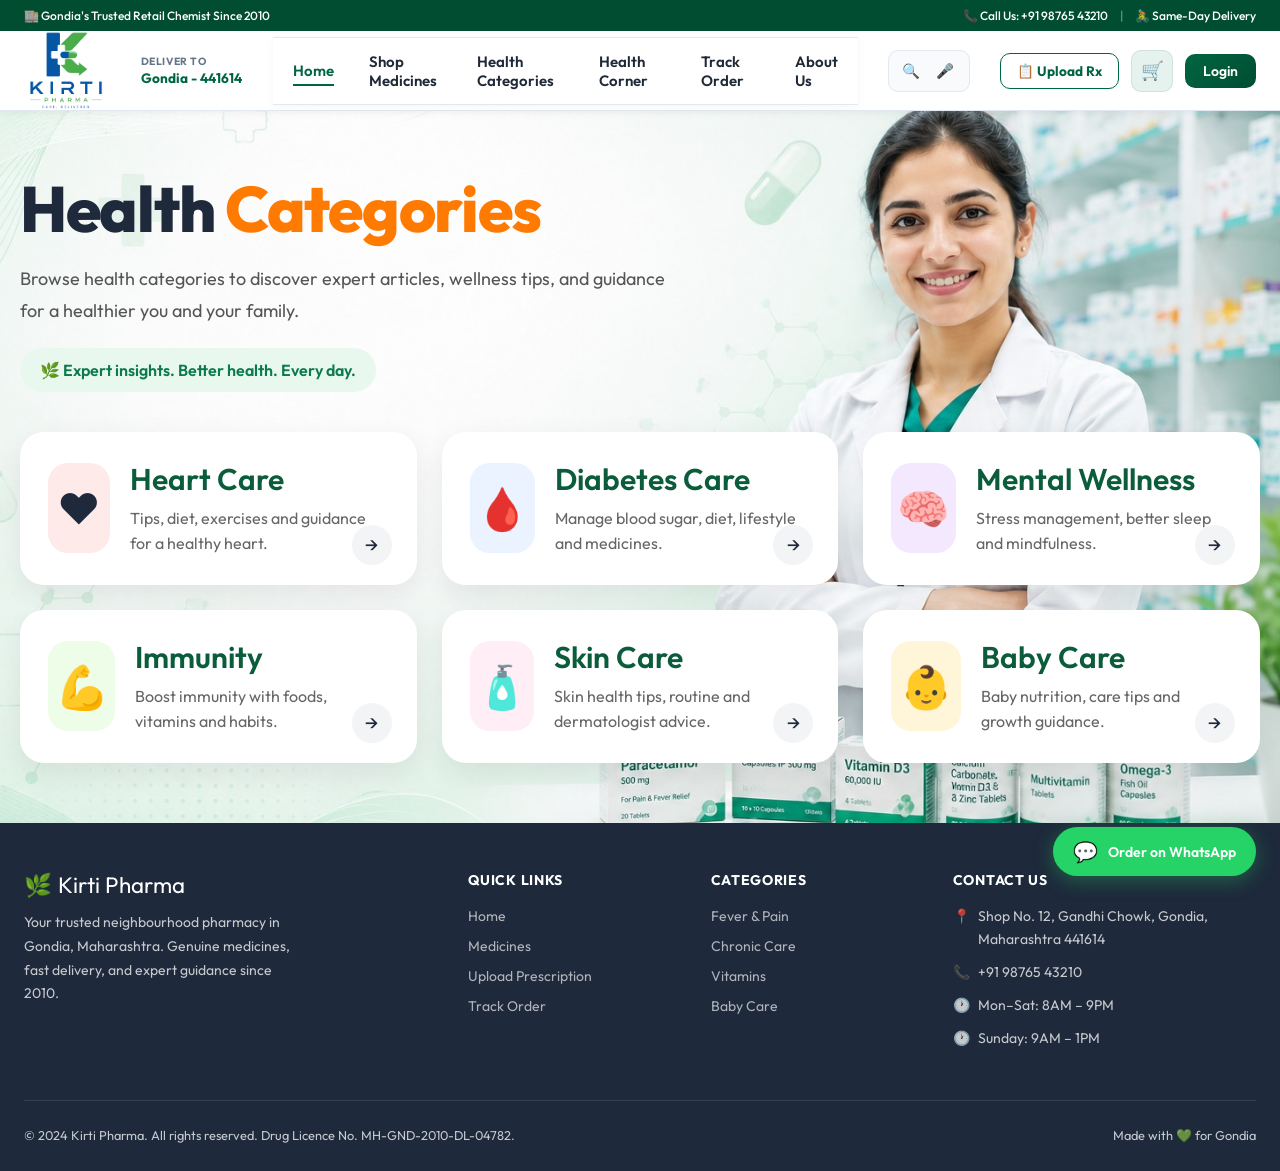
<file: health-categories.html>
<!DOCTYPE html>
<html lang="en">
<head>
  <meta charset="UTF-8">
  <meta name="viewport" content="width=device-width, initial-scale=1.0">
  <title>Kirti Pharma — Medicines Delivered in Gondia, Maharashtra</title>
  <meta name="description" content="Order genuine medicines online from Kirti Pharma, Gondia. Same-day delivery, easy WhatsApp ordering, and prescription upload. Trusted since 2010.">
  <meta name="keywords" content="pharmacy Gondia, medicine delivery Gondia, online pharmacy Maharashtra, Kirti Pharma">
  <link rel="stylesheet" href="css/style.css">
  <link rel="stylesheet" href="css/components.css">
<style>
  .health-categories-section{
  max-width:1400px;
  margin:40px auto;
  padding:20px;
}

.categories-hero{
  display:grid;
  grid-template-columns:1fr 400px;
  align-items:center;
  gap:40px;
  margin-bottom:40px;
}

.hero-content h1{
  font-size:64px;
  font-weight:800;
  margin-bottom:15px;
}

.hero-content h1 span{
  color:#ff7a00;
}

.hero-content p{
  font-size:18px;
  color:#555;
  max-width:650px;
  line-height:1.8;
}

.hero-badge{
  display:inline-block;
  margin-top:20px;
  background:#e9f8ef;
  color:#0b7a4d;
  padding:12px 20px;
  border-radius:50px;
  font-weight:600;
}

.hero-image img{
  width:100%;
}

.categories-grid{
  display:grid;
  grid-template-columns:repeat(3,1fr);
  gap:25px;
}

.category-card{
  background:#fff;
  border-radius:24px;
  padding:28px;
  display:flex;
  align-items:center;
  gap:20px;
  position:relative;
  box-shadow:0 10px 30px rgba(0,0,0,.08);
  transition:.3s;
}

.category-card:hover{
  transform:translateY(-6px);
}

.icon-box{
  width:90px;
  height:90px;
  border-radius:20px;
  display:flex;
  align-items:center;
  justify-content:center;
  font-size:42px;
}

.heart{background:#ffeaea;}
.diabetes{background:#eaf3ff;}
.mental{background:#f4e8ff;}
.immunity{background:#eefde8;}
.skin{background:#ffeef5;}
.baby{background:#fff5d9;}

.category-card h3{
  margin:0 0 8px;
  font-size:30px;
  color:#0b5c3b;
}

.category-card p{
  margin:0;
  color:#666;
  line-height:1.6;
}

.arrow{
  position:absolute;
  right:25px;
  bottom:20px;
  width:40px;
  height:40px;
  border-radius:50%;
  background:#f3f4f6;
  display:flex;
  align-items:center;
  justify-content:center;
  font-size:20px;
}

@media(max-width:992px){

  .categories-hero{
    grid-template-columns:1fr;
  }

  .categories-grid{
    grid-template-columns:1fr;
  }

  .hero-content h1{
    font-size:42px;
  }
}
    
   /* Grid layout */
    .categories-display-grid {
        display: grid;
        grid-template-columns: repeat(3, 1fr); /* 3 cards per row */
        gap: 20px;
        margin-top: 30px;
        padding: 20px;
    }

    /* The White Card */
    .health-category-card {
        background: #ffffff; /* This provides the white background */
        padding: 25px;
        border-radius: 16px;
        text-align: center;
        border: 1px solid #e5e7eb;
        display: flex;
        flex-direction: column;
        align-items: center;
        box-shadow: 0 4px 6px rgba(0,0,0,0.05);
    }

html,
body {
    margin: 0;
    padding: 0;
    min-height: 100%;
}

/* Full-page background */
body {
    background-image: url('images/bg.jpeg');
    background-size: cover;
    background-repeat: no-repeat;
    background-position: 90% top;
    background-attachment: fixed;
}

/* Light overlay */
body::before {
    content: "";
    position: fixed;
    inset: 0;
  
    z-index: -1;
}

/* Make major sections transparent */
.container,
.page-content,
.circular-categories-section {
    background: transparent;
}

/* Hero section glass effect */
.hero-left,
.promo-carousel {
    backdrop-filter: blur(8px);
    background: rgba(255,255,255,0.75);
    border-radius: 24px;
    padding: 24px;
}

/* Category section */
.circular-categories-section {
    backdrop-filter: blur(8px);
    background: rgba(255,255,255,0.70);
    border-radius: 24px;
    padding: 24px;
}

/* Medicine cards */
.medicine-card {
    background: rgba(255,255,255,0.95);
    backdrop-filter: blur(6px);
}


/* Secondary Menu */
.main-menu{
    background:#ffffff;
    border-top:1px solid #e5e7eb;
    border-bottom:1px solid #e5e7eb;
    box-shadow:0 2px 10px rgba(0,0,0,0.04);
}

.menu-container{
    max-width:1400px;
    margin:auto;
    display:flex;
    justify-content:center;
    align-items:center;
    gap:35px;
    padding:14px 20px;
}

.menu-container a{
    text-decoration:none;
    color:#1f2937;
    font-weight:600;
    font-size:15px;
    transition:0.3s;
    position:relative;
}

.menu-container a:hover,
.menu-container a.active{
    color:#006642;
}

.menu-container a::after{
    content:'';
    position:absolute;
    left:0;
    bottom:-6px;
    width:0;
    height:2px;
    background:#006642;
    transition:0.3s;
}

.menu-container a:hover::after,
.menu-container a.active::after{
    width:100%;
}

@media(max-width:992px){
    .main-menu{
        display:none;
    }
}
</style>
</head>
<body>

<!-- TOP UTILITY BAR -->
<div class="top-bar">
  <div class="top-bar-inner container">
    <span>🏬 Gondia's Trusted Retail Chemist Since 2010</span>
    <span class="top-bar-right">
      <span>📞 Call Us: +91 98765 43210</span>
      <span style="opacity: 0.4;">|</span>
      <span>🚴 Same-Day Delivery</span>
    </span>
  </div>
</div>

<!-- NAVBAR -->
<nav class="navbar" role="navigation" aria-label="Main navigation">
  <div class="nav-inner">
    <a href="index.html" class="nav-logo" aria-label="Kirti Pharma Home">
      <img src="images/kirti-logo.png" alt="Kirti Pharma" class="nav-logo-img">
    </a>
    
    <!-- Deliver-to Pincode -->
    <div class="nav-location-select" onclick="openPincodeModal()" aria-label="Select delivery location" title="Change pincode">
      <span class="nav-location-label">Deliver to</span>
      <span class="nav-location-val" id="nav-pincode-display">📍 Gondia - 441614 ▾</span>
    </div>

    <!-- MAIN MENU -->
<div class="main-menu">
    <div class="menu-container">
        <a href="index.html" class="active">Home</a>
        <a href="#medicine-section">Shop Medicines</a>
        <a href="health-categories.html">Health Categories</a>
        
        <a href="health-corner.html">Health Corner</a>
        <a href="track.html">Track Order</a>
        <a href="about.html">About Us</a>
    </div>
</div>
    <!-- Centered Search Autocomplete -->
    <div class="nav-search-container">
      <span class="nav-search-icon">🔍</span>
      <input
        type="search"
        id="search-input"
        class="nav-search-bar"
        placeholder="Search by medicine name, salt or brand..."
        autocomplete="off"
        aria-label="Search medicines"
      >
      <button class="nav-mic-btn" id="mic-btn" aria-label="Voice search" title="Search by voice">🎤</button>
      
      <!-- Suggestions Dropdown -->
      <div class="search-autocomplete-dropdown" id="search-suggest-dropdown"></div>
    </div>

    <div class="nav-right">
      <a href="prescription.html" class="btn-nav-upload">📋 Upload Rx</a>
      
      <!-- Cart Icon -->
      <a href="cart.html" class="nav-cart-btn" aria-label="View cart" id="nav-cart-link">
        🛒
        <span class="cart-badge" style="display:none">0</span>
      </a>
      
      <!-- Login / Account Dropdown -->
      <a href="#" class="btn-login" id="nav-login-btn" onclick="openLoginModal(event)">Login</a>
      <div class="nav-user-dropdown" id="nav-user-dropdown" style="display:none">
        <button class="nav-user-btn" id="nav-user-name" onclick="toggleUserDropdown(event)">👤 Account</button>
        <div class="dropdown-menu" id="nav-user-menu">
          <a href="dashboard.html" class="dropdown-item">🧑‍⚕️ Chemist Dashboard</a>
          <a href="track.html" class="dropdown-item">📦 Track Orders</a>
          <div style="border-top:1px solid var(--border);margin:4px 0"></div>
          <button class="dropdown-item" onclick="logoutUser()">Logout</button>
        </div>
      </div>
    </div>
    <button class="hamburger" id="hamburger" aria-label="Toggle menu" aria-expanded="false">
      <span></span><span></span><span></span>
    </button>
  </div>
</nav>

<!-- MOBILE NAV DRAWER -->
<div class="mobile-nav-drawer" id="mobile-drawer">
  <a href="index.html" class="active">🏠 Home</a>
  <a href="index.html#medicine-section">💊 Medicines</a>
  <a href="prescription.html">📋 Upload Prescription</a>
  <a href="track.html">📦 Track Order</a>
  <div class="mobile-nav-divider"></div>
  <a href="cart.html">🛒 Cart</a>
  <a href="dashboard.html">🧑‍⚕️ Dashboard</a>
  <a href="#login">👤 Login</a>
</div>
<section class="health-categories-section">

  <div class="categories-hero">
    <div class="hero-content">
      <h1>Health <span>Categories</span></h1>
      <p>
        Browse health categories to discover expert articles,
        wellness tips, and guidance for a healthier you and your family.
      </p>

      <div class="hero-badge">
        🌿 Expert insights. Better health. Every day.
      </div>
    </div>

  
  </div>

  <div class="categories-grid">

    <div class="category-card">
      <div class="icon-box heart">❤️</div>
      <div>
        <h3>Heart Care</h3>
        <p>Tips, diet, exercises and guidance for a healthy heart.</p>
      </div>
      <span class="arrow">→</span>
    </div>

    <div class="category-card">
      <div class="icon-box diabetes">🩸</div>
      <div>
        <h3>Diabetes Care</h3>
        <p>Manage blood sugar, diet, lifestyle and medicines.</p>
      </div>
      <span class="arrow">→</span>
    </div>

    <div class="category-card">
      <div class="icon-box mental">🧠</div>
      <div>
        <h3>Mental Wellness</h3>
        <p>Stress management, better sleep and mindfulness.</p>
      </div>
      <span class="arrow">→</span>
    </div>

    <div class="category-card">
      <div class="icon-box immunity">💪</div>
      <div>
        <h3>Immunity</h3>
        <p>Boost immunity with foods, vitamins and habits.</p>
      </div>
      <span class="arrow">→</span>
    </div>

    <div class="category-card">
      <div class="icon-box skin">🧴</div>
      <div>
        <h3>Skin Care</h3>
        <p>Skin health tips, routine and dermatologist advice.</p>
      </div>
      <span class="arrow">→</span>
    </div>

    <div class="category-card">
      <div class="icon-box baby">👶</div>
      <div>
        <h3>Baby Care</h3>
        <p>Baby nutrition, care tips and growth guidance.</p>
      </div>
      <span class="arrow">→</span>
    </div>

  </div>

</section>
<!-- ALTERNATIVES MODAL -->
<div class="modal-overlay" id="alt-modal" role="dialog" aria-modal="true" aria-labelledby="alt-modal-title">
  <div class="modal-box">
    <div class="modal-header">
      <h3 class="modal-title" id="alt-modal-title">Alternatives</h3>
      <button class="modal-close" onclick="closeModal('alt-modal')" aria-label="Close modal">✕</button>
    </div>
    <div class="modal-body" id="alt-modal-body"></div>
  </div>
</div>

<!-- BOTTOM TAB BAR FOR MOBILE DEVICES -->
<nav class="bottom-tab-bar" aria-label="Mobile navigation">
  <div class="tab-bar-inner">
    <a href="index.html" class="tab-item">
      <span class="tab-icon">🏠</span>
      <span>Home</span>
    </a>
    <a href="cart.html" class="tab-item" id="tab-cart">
      <span class="tab-icon" style="position:relative">
        🛒
        <span class="tab-cart-badge" style="display:none">0</span>
      </span>
      <span>Cart</span>
    </a>
    <a href="prescription.html" class="tab-item">
      <span class="tab-icon">📋</span>
      <span>Rx</span>
    </a>
    <a href="track.html" class="tab-item">
      <span class="tab-icon">📦</span>
      <span>Track</span>
    </a>
    <a href="dashboard.html" class="tab-item">
      <span class="tab-icon">🧑‍⚕️</span>
      <span>Staff</span>
    </a>
  </div>
</nav>

<!-- FLOATING WHATSAPP FAB BUTTON -->
<a href="https://wa.me/919876543210?text=Hi%20Kirti%20Pharma%2C%20I%20want%20to%20place%20a%20medicine%20order."
   class="whatsapp-fab"
   target="_blank"
   rel="noopener noreferrer"
   aria-label="Order on WhatsApp"
   id="whatsapp-fab">
  <span class="whatsapp-fab-icon">💬</span>
  <span class="whatsapp-fab-text">Order on WhatsApp</span>
</a>

<!-- FOOTER -->
<footer class="site-footer">
  <div class="footer-inner">
    <div class="footer-grid">
      <div class="footer-brand">
        <div class="logo-text"><span>🌿</span> Kirti Pharma</div>
        <p>Your trusted neighbourhood pharmacy in Gondia, Maharashtra. Genuine medicines, fast delivery, and expert guidance since 2010.</p>
      </div>
      <div class="footer-col">
        <h5>Quick Links</h5>
        <ul>
          <li><a href="index.html">Home</a></li>
          <li><a href="index.html#medicine-section">Medicines</a></li>
          <li><a href="prescription.html">Upload Prescription</a></li>
          <li><a href="track.html">Track Order</a></li>
        </ul>
      </div>
      <div class="footer-col">
        <h5>Categories</h5>
        <ul>
          <li><a href="#">Fever & Pain</a></li>
          <li><a href="#">Chronic Care</a></li>
          <li><a href="#">Vitamins</a></li>
          <li><a href="#">Baby Care</a></li>
        </ul>
      </div>
      <div class="footer-col footer-contact">
        <h5>Contact Us</h5>
        <p><span>📍</span> Shop No. 12, Gandhi Chowk, Gondia, Maharashtra 441614</p>
        <p><span>📞</span> +91 98765 43210</p>
        <p><span>🕐</span> Mon–Sat: 8AM – 9PM</p>
        <p><span>🕐</span> Sunday: 9AM – 1PM</p>
      </div>
    </div>
    <div class="footer-bottom">
      <p>© 2024 Kirti Pharma. All rights reserved. Drug Licence No. MH-GND-2010-DL-04782.</p>
      <p>Made with 💚 for Gondia</p>
    </div>
  </div>
</footer>

<script src="js/app.js"></script>
<script src="js/medicines.js"></script>
<script src="js/search.js"></script>
</body>
</html>
</file>
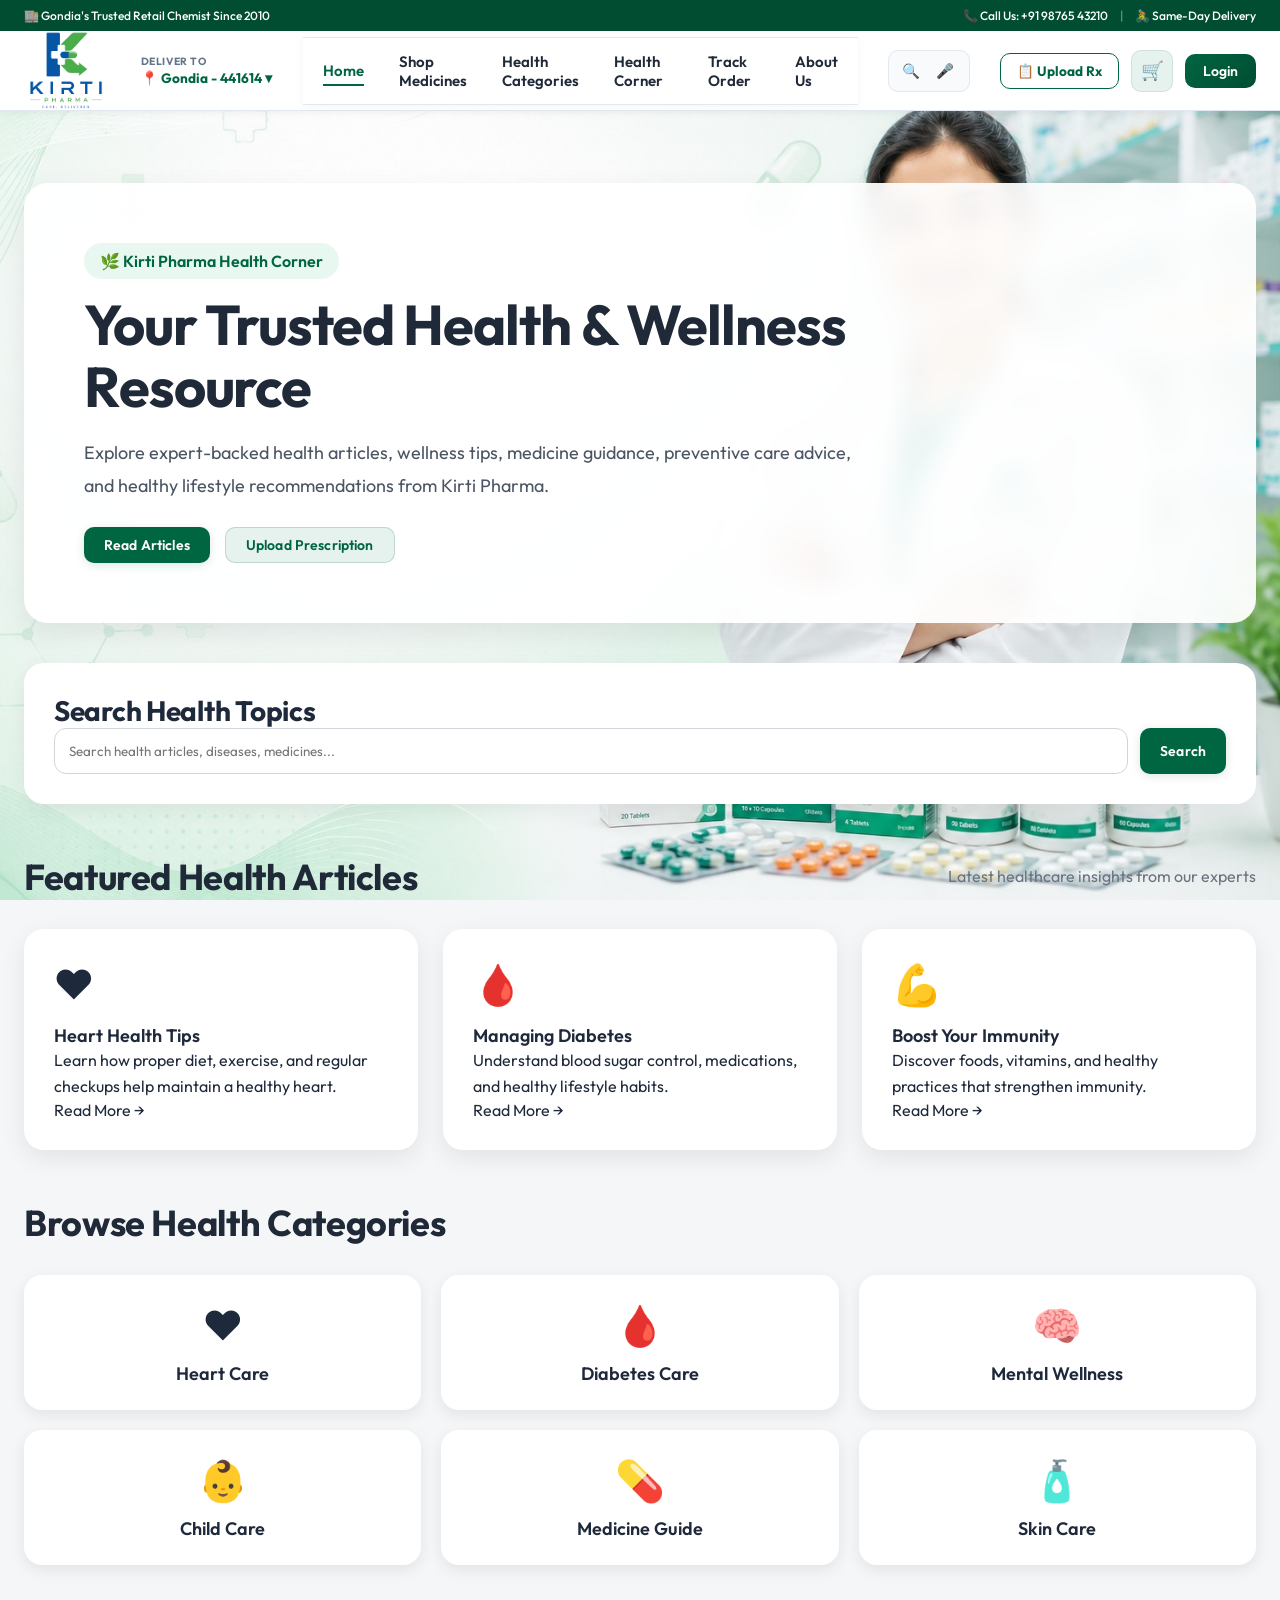
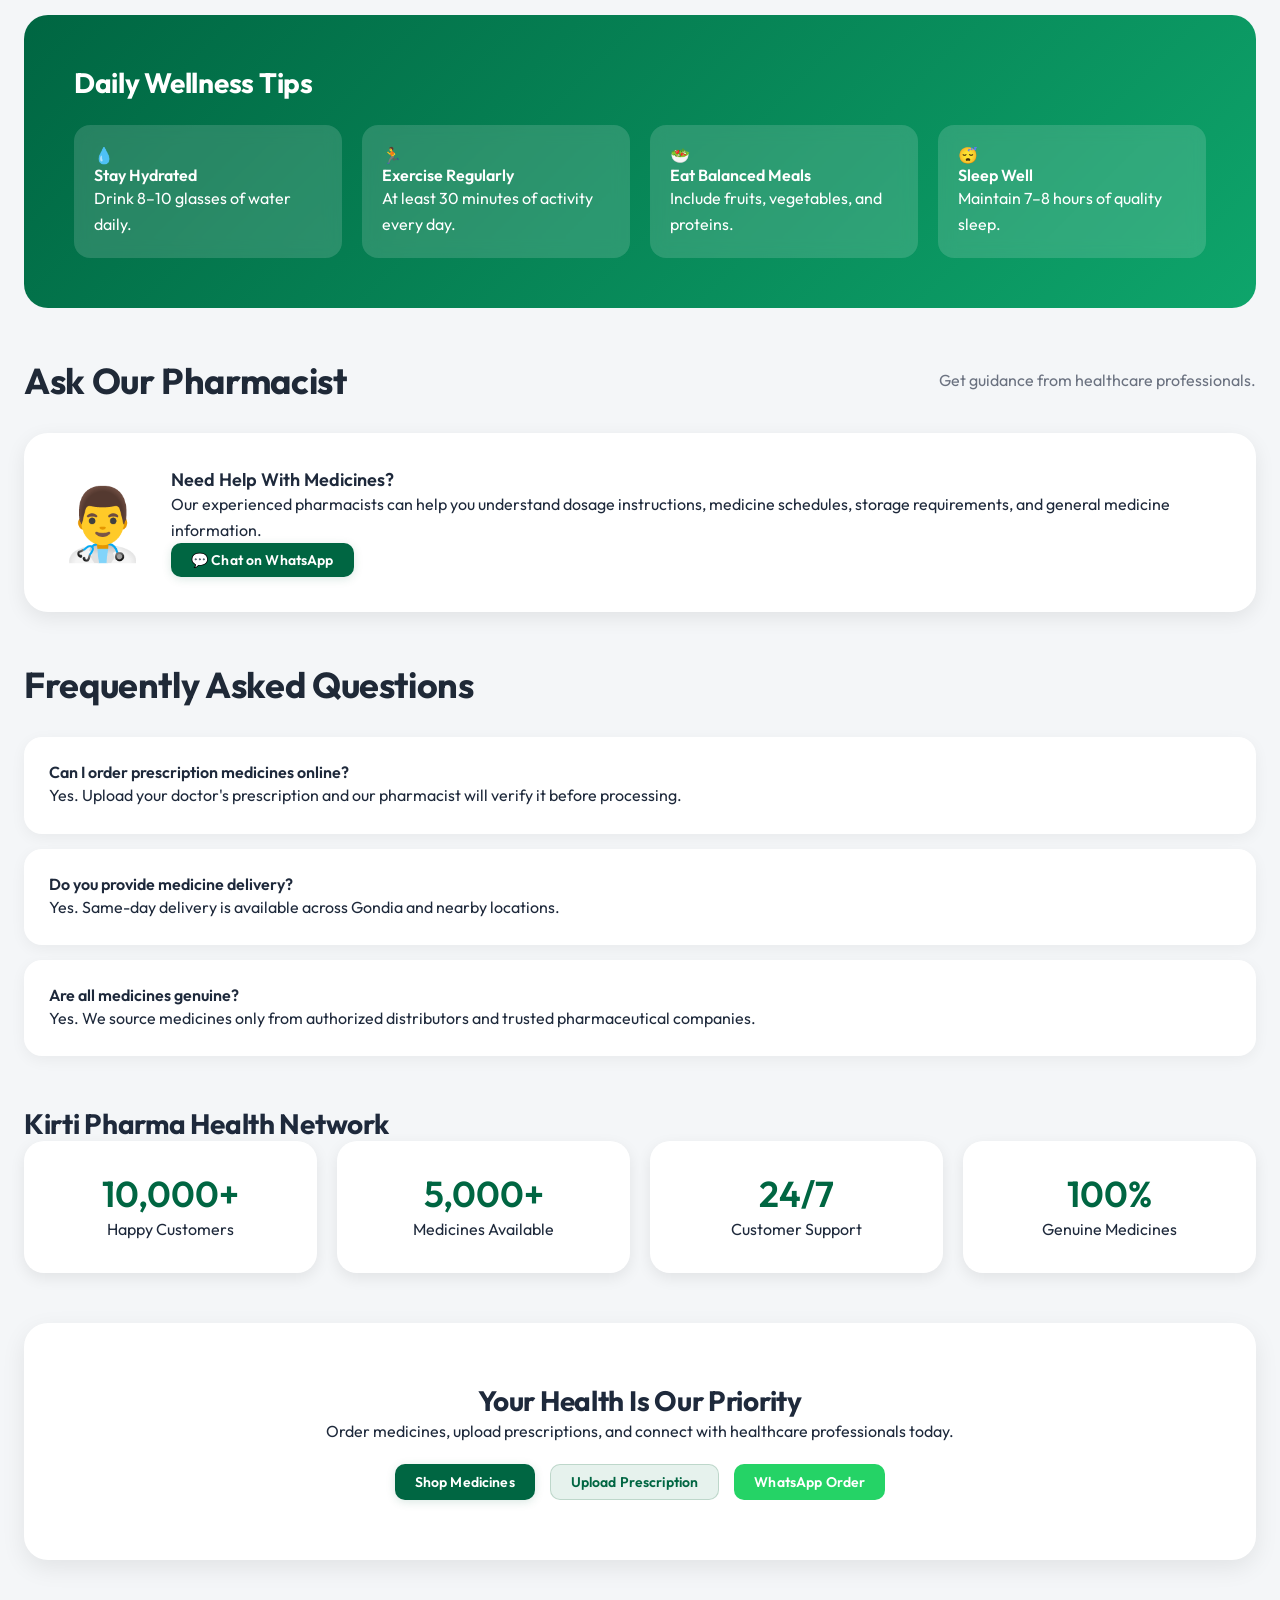
<file: health-corner.html>
<!DOCTYPE html>
<html lang="en">
<head>
  <meta charset="UTF-8">
  <meta name="viewport" content="width=device-width, initial-scale=1.0">
  <title>Kirti Pharma — Medicines Delivered in Gondia, Maharashtra</title>
  <meta name="description" content="Order genuine medicines online from Kirti Pharma, Gondia. Same-day delivery, easy WhatsApp ordering, and prescription upload. Trusted since 2010.">
  <meta name="keywords" content="pharmacy Gondia, medicine delivery Gondia, online pharmacy Maharashtra, Kirti Pharma">
  <link rel="stylesheet" href="css/style.css">
  <link rel="stylesheet" href="css/components.css">
<style>
    /* =========================
   HEALTH CORNER PREMIUM UI
========================= */

.health-hero{
    background:rgba(255,255,255,0.92);
    backdrop-filter:blur(12px);
    border-radius:24px;
    padding:60px;
    margin:40px 0;
    box-shadow:0 10px 30px rgba(0,0,0,.08);
}

.health-hero-content{
    max-width:800px;
}

.hero-badge{
    display:inline-block;
    background:#e8f7ef;
    color:#006642;
    padding:8px 16px;
    border-radius:50px;
    font-weight:600;
    margin-bottom:15px;
}

.health-hero h1{
    font-size:56px;
    line-height:1.1;
    color:#1f2937;
    margin-bottom:20px;
}

.health-hero p{
    font-size:18px;
    line-height:1.8;
    color:#4b5563;
    margin-bottom:25px;
}

.hero-buttons{
    display:flex;
    gap:15px;
    flex-wrap:wrap;
}

/* Search */

.health-search-section{
    background:#fff;
    border-radius:20px;
    padding:30px;
    margin-bottom:35px;
    box-shadow:0 6px 20px rgba(0,0,0,.06);
}

.health-search-box{
    display:flex;
    gap:12px;
}

.health-search-input{
    flex:1;
    padding:14px;
    border:1px solid #d1d5db;
    border-radius:12px;
}

/* Section */

.health-section{
    margin:50px 0;
}

.section-header{
    text-align:center;
    margin-bottom:30px;
}

.section-header h2{
    font-size:36px;
    color:#1f2937;
}

.section-header p{
    color:#6b7280;
}

/* Articles */

.article-grid{
    display:grid;
    grid-template-columns:repeat(3,1fr);
    gap:25px;
}

.article-card{
    background:#fff;
    padding:30px;
    border-radius:20px;
    box-shadow:0 8px 25px rgba(0,0,0,.08);
    transition:.3s;
}

.article-card:hover{
    transform:translateY(-5px);
}

.article-icon{
    font-size:40px;
    margin-bottom:15px;
}

/* Categories */

.category-grid{
    display:grid;
    grid-template-columns:repeat(3,1fr);
    gap:20px;
}

.category-card{
    background:#fff;
    padding:25px;
    border-radius:18px;
    text-align:center;
    box-shadow:0 5px 15px rgba(0,0,0,.08);
    font-size:40px;
}

.category-card h4{
    margin-top:12px;
    font-size:18px;
}

/* Wellness */

.wellness-banner{
    background:linear-gradient(135deg,#006642,#0ea56b);
    color:#fff;
    border-radius:24px;
    padding:50px;
    margin:50px 0;
}

.tips-grid{
    display:grid;
    grid-template-columns:repeat(4,1fr);
    gap:20px;
    margin-top:25px;
}

.tip-card{
    background:rgba(255,255,255,.15);
    padding:20px;
    border-radius:16px;
    backdrop-filter:blur(8px);
}

/* Pharmacist */

.pharmacist-card{
    background:#fff;
    border-radius:24px;
    padding:35px;
    display:flex;
    gap:25px;
    align-items:center;
    box-shadow:0 6px 20px rgba(0,0,0,.08);
}

.pharmacist-icon{
    font-size:70px;
}

/* FAQ */

.faq-item{
    background:#fff;
    padding:25px;
    border-radius:18px;
    margin-bottom:15px;
    box-shadow:0 4px 15px rgba(0,0,0,.05);
}

/* Stats */

.stats-grid{
    display:grid;
    grid-template-columns:repeat(4,1fr);
    gap:20px;
}

.stat-card{
    background:#fff;
    text-align:center;
    padding:30px;
    border-radius:20px;
    box-shadow:0 5px 15px rgba(0,0,0,.08);
}

.stat-card h3{
    font-size:36px;
    color:#006642;
}

/* CTA */

.health-cta{
    text-align:center;
    background:#fff;
    padding:60px;
    border-radius:24px;
    box-shadow:0 8px 25px rgba(0,0,0,.08);
    margin:50px 0;
}

.cta-buttons{
    display:flex;
    justify-content:center;
    gap:15px;
    flex-wrap:wrap;
    margin-top:20px;
}

/* Mobile */

@media(max-width:768px){

    .health-hero{
        padding:30px;
    }

    .health-hero h1{
        font-size:34px;
    }

    .article-grid,
    .category-grid,
    .tips-grid,
    .stats-grid{
        grid-template-columns:1fr;
    }

    .pharmacist-card{
        flex-direction:column;
        text-align:center;
    }

    .health-search-box{
        flex-direction:column;
    }
}
    
   /* Grid layout */
    .categories-display-grid {
        display: grid;
        grid-template-columns: repeat(3, 1fr); /* 3 cards per row */
        gap: 20px;
        margin-top: 30px;
        padding: 20px;
    }

    /* The White Card */
    .health-category-card {
        background: #ffffff; /* This provides the white background */
        padding: 25px;
        border-radius: 16px;
        text-align: center;
        border: 1px solid #e5e7eb;
        display: flex;
        flex-direction: column;
        align-items: center;
        box-shadow: 0 4px 6px rgba(0,0,0,0.05);
    }

html,
body {
    margin: 0;
    padding: 0;
    min-height: 100%;
}

/* Full-page background */
body {
    background-image: url('images/bg.jpeg');
    background-size: cover;
    background-repeat: no-repeat;
    background-position: 90% top;
    background-attachment: fixed;
}

/* Light overlay */
body::before {
    content: "";
    position: fixed;
    inset: 0;
  
    z-index: -1;
}

/* Make major sections transparent */
.container,
.page-content,
.circular-categories-section {
    background: transparent;
}

/* Hero section glass effect */
.hero-left,
.promo-carousel {
    backdrop-filter: blur(8px);
    background: rgba(255,255,255,0.75);
    border-radius: 24px;
    padding: 24px;
}

/* Category section */
.circular-categories-section {
    backdrop-filter: blur(8px);
    background: rgba(255,255,255,0.70);
    border-radius: 24px;
    padding: 24px;
}

/* Medicine cards */
.medicine-card {
    background: rgba(255,255,255,0.95);
    backdrop-filter: blur(6px);
}


/* Secondary Menu */
.main-menu{
    background:#ffffff;
    border-top:1px solid #e5e7eb;
    border-bottom:1px solid #e5e7eb;
    box-shadow:0 2px 10px rgba(0,0,0,0.04);
}

.menu-container{
    max-width:1400px;
    margin:auto;
    display:flex;
    justify-content:center;
    align-items:center;
    gap:35px;
    padding:14px 20px;
}

.menu-container a{
    text-decoration:none;
    color:#1f2937;
    font-weight:600;
    font-size:15px;
    transition:0.3s;
    position:relative;
}

.menu-container a:hover,
.menu-container a.active{
    color:#006642;
}

.menu-container a::after{
    content:'';
    position:absolute;
    left:0;
    bottom:-6px;
    width:0;
    height:2px;
    background:#006642;
    transition:0.3s;
}

.menu-container a:hover::after,
.menu-container a.active::after{
    width:100%;
}

@media(max-width:992px){
    .main-menu{
        display:none;
    }
}
</style>
</head>
<body>

<!-- TOP UTILITY BAR -->
<div class="top-bar">
  <div class="top-bar-inner container">
    <span>🏬 Gondia's Trusted Retail Chemist Since 2010</span>
    <span class="top-bar-right">
      <span>📞 Call Us: +91 98765 43210</span>
      <span style="opacity: 0.4;">|</span>
      <span>🚴 Same-Day Delivery</span>
    </span>
  </div>
</div>

<!-- NAVBAR -->
<nav class="navbar" role="navigation" aria-label="Main navigation">
  <div class="nav-inner">
    <a href="index.html" class="nav-logo" aria-label="Kirti Pharma Home">
      <img src="images/kirti-logo.png" alt="Kirti Pharma" class="nav-logo-img">
    </a>
    
    <!-- Deliver-to Pincode -->
    <div class="nav-location-select" onclick="openPincodeModal()" aria-label="Select delivery location" title="Change pincode">
      <span class="nav-location-label">Deliver to</span>
      <span class="nav-location-val" id="nav-pincode-display">📍 Gondia - 441614 ▾</span>
    </div>

    <!-- MAIN MENU -->
<div class="main-menu">
    <div class="menu-container">
        <a href="index.html" class="active">Home</a>
        <a href="#medicine-section">Shop Medicines</a>
        <a href="health-categories.html">Health Categories</a>
        
        <a href="health-corner.html">Health Corner</a>
        <a href="track.html">Track Order</a>
        <a href="about.html">About Us</a>
    </div>
</div>
    <!-- Centered Search Autocomplete -->
    <div class="nav-search-container">
      <span class="nav-search-icon">🔍</span>
      <input
        type="search"
        id="search-input"
        class="nav-search-bar"
        placeholder="Search by medicine name, salt or brand..."
        autocomplete="off"
        aria-label="Search medicines"
      >
      <button class="nav-mic-btn" id="mic-btn" aria-label="Voice search" title="Search by voice">🎤</button>
      
      <!-- Suggestions Dropdown -->
      <div class="search-autocomplete-dropdown" id="search-suggest-dropdown"></div>
    </div>

    <div class="nav-right">
      <a href="prescription.html" class="btn-nav-upload">📋 Upload Rx</a>
      
      <!-- Cart Icon -->
      <a href="cart.html" class="nav-cart-btn" aria-label="View cart" id="nav-cart-link">
        🛒
        <span class="cart-badge" style="display:none">0</span>
      </a>
      
      <!-- Login / Account Dropdown -->
      <a href="#" class="btn-login" id="nav-login-btn" onclick="openLoginModal(event)">Login</a>
      <div class="nav-user-dropdown" id="nav-user-dropdown" style="display:none">
        <button class="nav-user-btn" id="nav-user-name" onclick="toggleUserDropdown(event)">👤 Account</button>
        <div class="dropdown-menu" id="nav-user-menu">
          <a href="dashboard.html" class="dropdown-item">🧑‍⚕️ Chemist Dashboard</a>
          <a href="track.html" class="dropdown-item">📦 Track Orders</a>
          <div style="border-top:1px solid var(--border);margin:4px 0"></div>
          <button class="dropdown-item" onclick="logoutUser()">Logout</button>
        </div>
      </div>
    </div>
    <button class="hamburger" id="hamburger" aria-label="Toggle menu" aria-expanded="false">
      <span></span><span></span><span></span>
    </button>
  </div>
</nav>

<!-- MOBILE NAV DRAWER -->
<div class="mobile-nav-drawer" id="mobile-drawer">
  <a href="index.html" class="active">🏠 Home</a>
  <a href="index.html#medicine-section">💊 Medicines</a>
  <a href="prescription.html">📋 Upload Prescription</a>
  <a href="track.html">📦 Track Order</a>
  <div class="mobile-nav-divider"></div>
  <a href="cart.html">🛒 Cart</a>
  <a href="dashboard.html">🧑‍⚕️ Dashboard</a>
  <a href="#login">👤 Login</a>
</div>

<!-- HEALTH CORNER PAGE CONTENT -->
<main class="container page-content">

    <!-- HERO SECTION -->
    <section class="health-hero">
        <div class="health-hero-content">
            <span class="hero-badge">🌿 Kirti Pharma Health Corner</span>

            <h1>Your Trusted Health & Wellness Resource</h1>

            <p>
                Explore expert-backed health articles, wellness tips,
                medicine guidance, preventive care advice, and healthy
                lifestyle recommendations from Kirti Pharma.
            </p>

            <div class="hero-buttons">
                <a href="#featured-articles" class="btn btn-primary">
                    Read Articles
                </a>

                <a href="prescription.html" class="btn btn-secondary">
                    Upload Prescription
                </a>
            </div>
        </div>
    </section>

    <!-- SEARCH SECTION -->
    <section class="health-search-section">
        <h2>Search Health Topics</h2>

        <div class="health-search-box">
            <input
                type="text"
                placeholder="Search health articles, diseases, medicines..."
                class="health-search-input"
            >
            <button class="btn btn-primary">Search</button>
        </div>
    </section>

    <!-- FEATURED ARTICLES -->
    <section id="featured-articles" class="health-section">

        <div class="section-header">
            <h2>Featured Health Articles</h2>
            <p>Latest healthcare insights from our experts</p>
        </div>

        <div class="article-grid">

            <article class="article-card">
                <div class="article-icon">❤️</div>
                <h3>Heart Health Tips</h3>
                <p>
                    Learn how proper diet, exercise, and regular checkups
                    help maintain a healthy heart.
                </p>
                <a href="#">Read More →</a>
            </article>

            <article class="article-card">
                <div class="article-icon">🩸</div>
                <h3>Managing Diabetes</h3>
                <p>
                    Understand blood sugar control, medications,
                    and healthy lifestyle habits.
                </p>
                <a href="#">Read More →</a>
            </article>

            <article class="article-card">
                <div class="article-icon">💪</div>
                <h3>Boost Your Immunity</h3>
                <p>
                    Discover foods, vitamins, and healthy practices
                    that strengthen immunity.
                </p>
                <a href="#">Read More →</a>
            </article>

        </div>
    </section>

    <!-- HEALTH CATEGORIES -->
    <section class="health-section">

        <div class="section-header">
            <h2>Browse Health Categories</h2>
        </div>

        <div class="category-grid">

            <div class="category-card">
                ❤️
                <h4>Heart Care</h4>
            </div>

            <div class="category-card">
                🩸
                <h4>Diabetes Care</h4>
            </div>

            <div class="category-card">
                🧠
                <h4>Mental Wellness</h4>
            </div>

            <div class="category-card">
                👶
                <h4>Child Care</h4>
            </div>

            <div class="category-card">
                💊
                <h4>Medicine Guide</h4>
            </div>

            <div class="category-card">
                🧴
                <h4>Skin Care</h4>
            </div>

        </div>
    </section>

    <!-- WELLNESS TIPS -->
    <section class="wellness-banner">

        <h2>Daily Wellness Tips</h2>

        <div class="tips-grid">

            <div class="tip-card">
                💧
                <h4>Stay Hydrated</h4>
                <p>Drink 8–10 glasses of water daily.</p>
            </div>

            <div class="tip-card">
                🏃
                <h4>Exercise Regularly</h4>
                <p>At least 30 minutes of activity every day.</p>
            </div>

            <div class="tip-card">
                🥗
                <h4>Eat Balanced Meals</h4>
                <p>Include fruits, vegetables, and proteins.</p>
            </div>

            <div class="tip-card">
                😴
                <h4>Sleep Well</h4>
                <p>Maintain 7–8 hours of quality sleep.</p>
            </div>

        </div>

    </section>

    <!-- PHARMACIST ADVICE -->
    <section class="health-section">

        <div class="section-header">
            <h2>Ask Our Pharmacist</h2>
            <p>Get guidance from healthcare professionals.</p>
        </div>

        <div class="pharmacist-card">

            <div class="pharmacist-icon">
                👨‍⚕️
            </div>

            <div>
                <h3>Need Help With Medicines?</h3>

                <p>
                    Our experienced pharmacists can help you understand
                    dosage instructions, medicine schedules, storage
                    requirements, and general medicine information.
                </p>

                <a href="https://wa.me/919876543210"
                   class="btn btn-primary">
                    💬 Chat on WhatsApp
                </a>
            </div>

        </div>

    </section>

    <!-- HEALTH FAQ -->
    <section class="health-section">

        <div class="section-header">
            <h2>Frequently Asked Questions</h2>
        </div>

        <div class="faq-container">

            <div class="faq-item">
                <h4>Can I order prescription medicines online?</h4>
                <p>
                    Yes. Upload your doctor's prescription and our
                    pharmacist will verify it before processing.
                </p>
            </div>

            <div class="faq-item">
                <h4>Do you provide medicine delivery?</h4>
                <p>
                    Yes. Same-day delivery is available across Gondia
                    and nearby locations.
                </p>
            </div>

            <div class="faq-item">
                <h4>Are all medicines genuine?</h4>
                <p>
                    Yes. We source medicines only from authorized
                    distributors and trusted pharmaceutical companies.
                </p>
            </div>

        </div>

    </section>

    <!-- STATS -->
    <section class="stats-section">

        <h2>Kirti Pharma Health Network</h2>

        <div class="stats-grid">

            <div class="stat-card">
                <h3>10,000+</h3>
                <p>Happy Customers</p>
            </div>

            <div class="stat-card">
                <h3>5,000+</h3>
                <p>Medicines Available</p>
            </div>

            <div class="stat-card">
                <h3>24/7</h3>
                <p>Customer Support</p>
            </div>

            <div class="stat-card">
                <h3>100%</h3>
                <p>Genuine Medicines</p>
            </div>

        </div>

    </section>

    <!-- CTA -->
    <section class="health-cta">

        <h2>Your Health Is Our Priority</h2>

        <p>
            Order medicines, upload prescriptions,
            and connect with healthcare professionals today.
        </p>

        <div class="cta-buttons">

            <a href="index.html" class="btn btn-primary">
                Shop Medicines
            </a>

            <a href="prescription.html" class="btn btn-secondary">
                Upload Prescription
            </a>

            <a href="https://wa.me/919876543210"
               class="btn btn-whatsapp">
                WhatsApp Order
            </a>

        </div>

    </section>

</main>
</file>
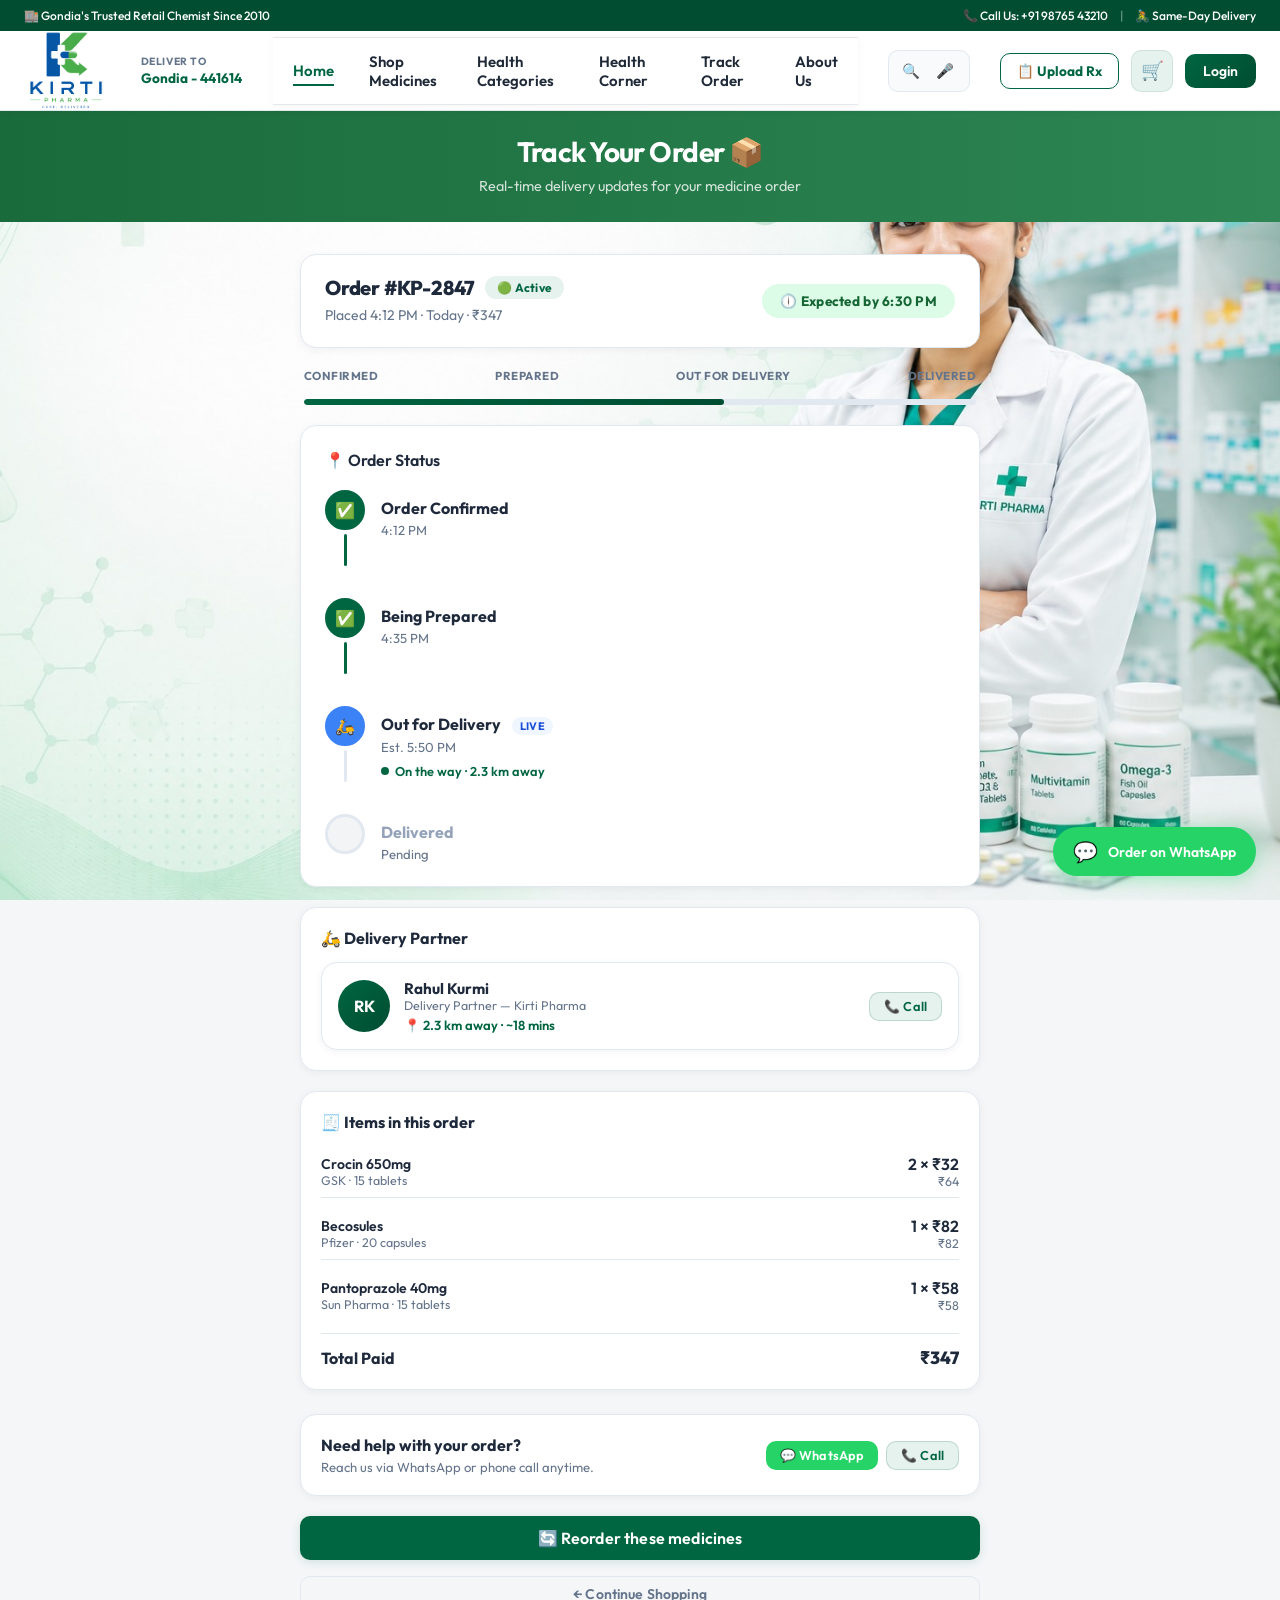
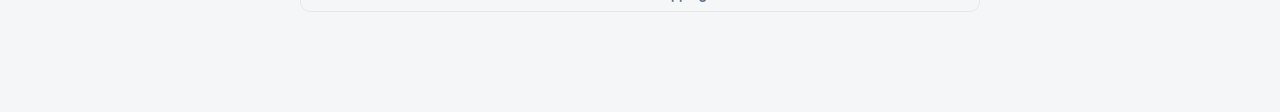
<file: track.html>
<!DOCTYPE html>
<html lang="en">
<head>
  <meta charset="UTF-8">
  <meta name="viewport" content="width=device-width, initial-scale=1.0">
  <title>Track Order — Kirti Pharma</title>
  <meta name="description" content="Track your Kirti Pharma order in real time. Live updates, rider location, and delivery estimate for your medicine order in Gondia.">
  <link rel="stylesheet" href="css/style.css">
  <link rel="stylesheet" href="css/components.css">
  <style>

html,
body {
    margin: 0;
    padding: 0;
    min-height: 100%;
}

/* Full-page background */
body {
    background-image: url('images/bg.jpeg');
    background-size: cover;
    background-repeat: no-repeat;
    background-position: 90% top;
    background-attachment: fixed;
}

/* Light overlay */
body::before {
    content: "";
    position: fixed;
    inset: 0;
  
    z-index: -1;
}

/* Make major sections transparent */
.container,
.page-content,
.circular-categories-section {
    background: transparent;
}

/* Hero section glass effect */
.hero-left,
.promo-carousel {
    backdrop-filter: blur(8px);
    background: rgba(255,255,255,0.75);
    border-radius: 24px;
    padding: 24px;
}

/* Category section */
.circular-categories-section {
    backdrop-filter: blur(8px);
    background: rgba(255,255,255,0.70);
    border-radius: 24px;
    padding: 24px;
}

/* Medicine cards */
.medicine-card {
    background: rgba(255,255,255,0.95);
    backdrop-filter: blur(6px);
}


/* Secondary Menu */
.main-menu{
    background:#ffffff;
    border-top:1px solid #e5e7eb;
    border-bottom:1px solid #e5e7eb;
    box-shadow:0 2px 10px rgba(0,0,0,0.04);
}

.menu-container{
    max-width:1400px;
    margin:auto;
    display:flex;
    justify-content:center;
    align-items:center;
    gap:35px;
    padding:14px 20px;
}

.menu-container a{
    text-decoration:none;
    color:#1f2937;
    font-weight:600;
    font-size:15px;
    transition:0.3s;
    position:relative;
}

.menu-container a:hover,
.menu-container a.active{
    color:#006642;
}

.menu-container a::after{
    content:'';
    position:absolute;
    left:0;
    bottom:-6px;
    width:0;
    height:2px;
    background:#006642;
    transition:0.3s;
}

.menu-container a:hover::after,
.menu-container a.active::after{
    width:100%;
}

@media(max-width:992px){
    .main-menu{
        display:none;
    }
}
</style>
</head>
<body>

<!-- TOP UTILITY BAR -->
<div class="top-bar">
  <div class="top-bar-inner container">
    <span>🏬 Gondia's Trusted Retail Chemist Since 2010</span>
    <span class="top-bar-right">
      <span>📞 Call Us: +91 98765 43210</span>
      <span style="opacity: 0.4;">|</span>
      <span>🚴 Same-Day Delivery</span>
    </span>
  </div>
</div>

<!-- NAVBAR -->
<nav class="navbar" role="navigation" aria-label="Main navigation">
  <div class="nav-inner">
    <a href="index.html" class="nav-logo" aria-label="Kirti Pharma Home">
      <img src="images/kirti-logo.png" alt="Kirti Pharma" class="nav-logo-img">
    </a>
    
    <!-- Deliver-to Pincode -->
    <div class="nav-location-select" onclick="openPincodeModal()" aria-label="Select delivery location" title="Change pincode">
      <span class="nav-location-label">Deliver to</span>
      <span class="nav-location-val" id="nav-pincode-display">📍 Gondia - 441614 ▾</span>
    </div>

    <!-- MAIN MENU -->
<div class="main-menu">
    <div class="menu-container">
        <a href="index.html" class="active">Home</a>
        <a href="#medicine-section">Shop Medicines</a>
        <a href="health-categories.html">Health Categories</a>
      
        <a href="health-corner.html">Health Corner</a>
        <a href="track.html">Track Order</a>
        <a href="about.html">About Us</a>
    </div>
</div>
    <!-- Centered Search Autocomplete -->
    <div class="nav-search-container">
      <span class="nav-search-icon">🔍</span>
      <input
        type="search"
        id="search-input"
        class="nav-search-bar"
        placeholder="Search by medicine name, salt or brand..."
        autocomplete="off"
        aria-label="Search medicines"
      >
      <button class="nav-mic-btn" id="mic-btn" aria-label="Voice search" title="Search by voice">🎤</button>
      
      <!-- Suggestions Dropdown -->
      <div class="search-autocomplete-dropdown" id="search-suggest-dropdown"></div>
    </div>

    <div class="nav-right">
      <a href="prescription.html" class="btn-nav-upload">📋 Upload Rx</a>
      
      <!-- Cart Icon -->
      <a href="cart.html" class="nav-cart-btn" aria-label="View cart" id="nav-cart-link">
        🛒
        <span class="cart-badge" style="display:none">0</span>
      </a>
      
      <!-- Login / Account Dropdown -->
      <a href="#" class="btn-login" id="nav-login-btn" onclick="openLoginModal(event)">Login</a>
      <div class="nav-user-dropdown" id="nav-user-dropdown" style="display:none">
        <button class="nav-user-btn" id="nav-user-name" onclick="toggleUserDropdown(event)">👤 Account</button>
        <div class="dropdown-menu" id="nav-user-menu">
          <a href="dashboard.html" class="dropdown-item">🧑‍⚕️ Chemist Dashboard</a>
          <a href="track.html" class="dropdown-item">📦 Track Orders</a>
          <div style="border-top:1px solid var(--border);margin:4px 0"></div>
          <button class="dropdown-item" onclick="logoutUser()">Logout</button>
        </div>
      </div>
    </div>
    <button class="hamburger" id="hamburger" aria-label="Toggle menu" aria-expanded="false">
      <span></span><span></span><span></span>
    </button>
  </div>
</nav>

<!-- MOBILE NAV DRAWER -->
<div class="mobile-nav-drawer" id="mobile-drawer">
  <a href="index.html" class="active">🏠 Home</a>
  <a href="index.html#medicine-section">💊 Medicines</a>
  <a href="prescription.html">📋 Upload Prescription</a>
  <a href="track.html">📦 Track Order</a>
  <div class="mobile-nav-divider"></div>
  <a href="cart.html">🛒 Cart</a>
  <a href="dashboard.html">🧑‍⚕️ Dashboard</a>
  <a href="#login">👤 Login</a>
</div>

</style>

</head>
<body>


<!-- HERO STRIP -->
<div style="background:linear-gradient(90deg,#1A6B3C,#2D8653);padding:24px 0">
  <div class="container" style="text-align:center">
    <h1 style="color:white;font-size:1.75rem;margin-bottom:6px">Track Your Order 📦</h1>
    <p style="color:rgba(255,255,255,0.8);font-size:0.9rem">Real-time delivery updates for your medicine order</p>
  </div>
</div>

<!-- MAIN CONTENT -->
<main class="container page-content">

  <div style="max-width:680px;margin:0 auto">

    <!-- ORDER HEADER CARD -->
    <div class="card" style="margin-bottom:20px">
      <div style="padding:20px 24px" id="order-header">
        <!-- Rendered by track.js -->
      </div>
    </div>

    <!-- PROGRESS BAR -->
    <div style="margin-bottom:20px;padding:0 4px">
      <div style="display:flex;justify-content:space-between;font-size:0.72rem;font-weight:700;color:var(--text-muted);margin-bottom:8px;text-transform:uppercase;letter-spacing:0.04em">
        <span>Confirmed</span>
        <span>Prepared</span>
        <span>Out for Delivery</span>
        <span>Delivered</span>
      </div>
      <div class="delivery-progress">
        <div class="delivery-progress-fill" id="delivery-progress-fill" style="width:0%"></div>
      </div>
    </div>

    <!-- TIMELINE CARD -->
    <div class="card" style="margin-bottom:20px">
      <div style="padding:24px">
        <h3 style="font-size:1rem;margin-bottom:20px;display:flex;align-items:center;gap:8px">
          📍 Order Status
        </h3>
        <div class="order-timeline" id="order-timeline">
          <!-- Rendered by track.js -->
        </div>
      </div>
    </div>

    <!-- RIDER CARD -->
    <div class="info-card" style="margin-bottom:20px" id="rider-card-container">
      <!-- Rendered by track.js -->
    </div>

    <!-- ORDER ITEMS -->
    <div class="info-card" style="margin-bottom:24px">
      <div class="info-card-header">🧾 Items in this order</div>
      <div style="display:flex;flex-direction:column;gap:10px">
        <div style="display:flex;justify-content:space-between;align-items:center;padding:8px 0;border-bottom:1px solid var(--border)">
          <div>
            <div style="font-weight:600;font-size:0.875rem">Crocin 650mg</div>
            <div style="font-size:0.78rem;color:var(--text-muted)">GSK · 15 tablets</div>
          </div>
          <div style="text-align:right">
            <div style="font-weight:600">2 × ₹32</div>
            <div style="font-size:0.78rem;color:var(--text-muted)">₹64</div>
          </div>
        </div>
        <div style="display:flex;justify-content:space-between;align-items:center;padding:8px 0;border-bottom:1px solid var(--border)">
          <div>
            <div style="font-weight:600;font-size:0.875rem">Becosules</div>
            <div style="font-size:0.78rem;color:var(--text-muted)">Pfizer · 20 capsules</div>
          </div>
          <div style="text-align:right">
            <div style="font-weight:600">1 × ₹82</div>
            <div style="font-size:0.78rem;color:var(--text-muted)">₹82</div>
          </div>
        </div>
        <div style="display:flex;justify-content:space-between;align-items:center;padding:8px 0">
          <div>
            <div style="font-weight:600;font-size:0.875rem">Pantoprazole 40mg</div>
            <div style="font-size:0.78rem;color:var(--text-muted)">Sun Pharma · 15 tablets</div>
          </div>
          <div style="text-align:right">
            <div style="font-weight:600">1 × ₹58</div>
            <div style="font-size:0.78rem;color:var(--text-muted)">₹58</div>
          </div>
        </div>
      </div>
      <div style="border-top:1px solid var(--border);margin-top:12px;padding-top:12px;display:flex;justify-content:space-between;align-items:center">
        <span style="font-weight:700">Total Paid</span>
        <span style="font-weight:800;font-size:1.1rem">₹347</span>
      </div>
    </div>

    <!-- NEED HELP -->
    <div class="card" style="padding:20px;margin-bottom:20px">
      <div style="display:flex;align-items:center;gap:12px;flex-wrap:wrap">
        <div style="flex:1">
          <div style="font-weight:700;margin-bottom:4px">Need help with your order?</div>
          <div style="font-size:0.82rem;color:var(--text-muted)">Reach us via WhatsApp or phone call anytime.</div>
        </div>
        <div style="display:flex;gap:8px;flex-shrink:0">
          <a href="https://wa.me/919876543210" class="btn btn-whatsapp btn-sm" target="_blank">💬 WhatsApp</a>
          <a href="tel:+919876543210" class="btn btn-secondary btn-sm">📞 Call</a>
        </div>
      </div>
    </div>

    <!-- REORDER BUTTON -->
    <button onclick="reorderItems()" class="btn btn-primary btn-full btn-lg" style="margin-bottom:16px">
      🔄 Reorder these medicines
    </button>

    <a href="index.html" class="btn btn-ghost btn-full">← Continue Shopping</a>

  </div>
</main>

<!-- BOTTOM TAB BAR -->
<nav class="bottom-tab-bar" aria-label="Mobile navigation">
  <div class="tab-bar-inner">
    <a href="index.html" class="tab-item">
      <span class="tab-icon">🏠</span>
      <span>Home</span>
    </a>
    <a href="cart.html" class="tab-item">
      <span class="tab-icon" style="position:relative">
        🛒
        <span class="tab-cart-badge" style="display:none">0</span>
      </span>
      <span>Cart</span>
    </a>
    <a href="prescription.html" class="tab-item">
      <span class="tab-icon">📋</span>
      <span>Rx</span>
    </a>
    <a href="track.html" class="tab-item active">
      <span class="tab-icon">📦</span>
      <span>Track</span>
    </a>
    <a href="dashboard.html" class="tab-item">
      <span class="tab-icon">🧑‍⚕️</span>
      <span>Staff</span>
    </a>
  </div>
</nav>

<!-- WHATSAPP FAB -->
<a href="https://wa.me/919876543210?text=Hi%20Kirti%20Pharma%2C%20I%20want%20to%20place%20a%20medicine%20order."
   class="whatsapp-fab" target="_blank" rel="noopener noreferrer" aria-label="Order on WhatsApp">
  <span class="whatsapp-fab-icon">💬</span>
  <span class="whatsapp-fab-text">Order on WhatsApp</span>
</a>

<!-- PINCODE MODAL -->
<div class="modal-overlay" id="pincode-modal" role="dialog" aria-modal="true" aria-labelledby="pincode-title">
  <div class="modal-box" style="max-width:400px">
    <div class="modal-header">
      <h3 class="modal-title" id="pincode-title">Select Delivery Location</h3>
      <button class="modal-close" onclick="closePincodeModal()" aria-label="Close modal">✕</button>
    </div>
    <div class="modal-body" style="padding:24px">
      <p style="font-size:0.875rem;color:var(--text-muted);margin-bottom:16px">Enter your 6-digit pin code to check delivery availability in Gondia.</p>
      <div class="form-group">
        <input type="text" id="pincode-input" class="form-input" placeholder="Enter Pincode (e.g. 441614)" maxlength="6">
      </div>
      <button class="btn btn-primary btn-full btn-lg mt-8" onclick="applyPincode()">Apply Pincode</button>
    </div>
  </div>
</div>

<!-- OTP LOGIN MODAL -->
<div class="modal-overlay" id="login-modal" role="dialog" aria-modal="true" aria-labelledby="login-title">
  <div class="modal-box" style="max-width:420px">
    <div class="modal-header">
      <h3 class="modal-title" id="login-title">Login / Register</h3>
      <button class="modal-close" onclick="closeLoginModal()" aria-label="Close modal">✕</button>
    </div>
    <div class="modal-body login-modal-body" style="padding:32px 24px">
      <!-- Screen 1: Mobile Input -->
      <div id="login-phone-screen">
        <div class="login-modal-logo">🌿</div>
        <h4 class="login-modal-title">Welcome to Kirti Pharma</h4>
        <p class="login-modal-sub">Enter your mobile number to login or register.</p>
        <div class="form-group" style="position:relative">
          <span class="login-phone-prefix">+91</span>
          <input type="tel" id="login-phone-input" class="form-input login-phone-input" placeholder="Enter 10-digit mobile number" maxlength="10">
        </div>
        <button class="btn btn-primary btn-full btn-lg mt-16" onclick="sendOTP()">Send OTP</button>
      </div>
      
      <!-- Screen 2: Loading -->
      <div id="login-loading-screen" style="display:none;padding:24px 0">
        <div class="spinner" style="border-top-color:var(--green-primary);width:36px;height:36px;border-width:4px;margin-bottom:16px"></div>
        <h4 class="login-modal-title">Sending OTP...</h4>
        <p class="login-modal-sub">Generating secure code for verification.</p>
      </div>
      
      <!-- Screen 3: OTP Verification -->
      <div id="login-otp-screen" style="display:none">
        <div class="login-modal-logo">🔑</div>
        <h4 class="login-modal-title">Verify OTP</h4>
        <p class="login-modal-sub">Enter the 4-digit code sent to <strong id="otp-phone-display"></strong></p>
        <div class="otp-input-wrap">
          <input type="text" class="otp-digit" maxlength="1">
          <input type="text" class="otp-digit" maxlength="1">
          <input type="text" class="otp-digit" maxlength="1">
          <input type="text" class="otp-digit" maxlength="1">
        </div>
        <button class="btn btn-primary btn-full btn-lg" onclick="verifyOTP()">Verify &amp; Proceed</button>
        <div class="otp-timer">
          <span id="otp-timer-text">Resend OTP in 30s</span>
          <button id="otp-resend-btn" class="otp-resend-link" style="display:none" onclick="resendOTP()">Resend OTP</button>
        </div>
      </div>
    </div>
  </div>
</div>

<div id="toast-container"></div>

<script src="js/app.js"></script>
<script src="js/medicines.js"></script>
<script src="js/search.js"></script>
<script src="js/track.js"></script>
</body>
</html>
</file>
<file: css/style.css>
@import url('https://fonts.googleapis.com/css2?family=Inter:wght@300;400;500;600;700;800&family=Outfit:wght@300;400;500;600;700;800&display=swap');

/* ===== CSS VARIABLES ===== */
:root {
  --green-primary: #006642;
  --green-light: #e6f2ed;
  --green-mid: #004D32;
  --saffron: #F37A20;
  --saffron-light: #fef3e9;
  --text-primary: #1E293B;
  --text-muted: #64748B;
  --text-light: #94A3B8;
  --white: #FFFFFF;
  --danger: #DC2626;
  --danger-light: #FEF2F2;
  --border: #E2E8F0;
  --shadow-sm: 0 2px 8px rgba(0,0,0,0.05);
  --shadow-md: 0 6px 18px rgba(0,0,0,0.08);
  --shadow-lg: 0 12px 36px rgba(0,0,0,0.12);
  --radius-card: 16px;
  --radius-btn: 10px;
  --radius-pill: 999px;
  --font-main: 'Outfit', 'Inter', sans-serif;
  --font-logo: 'Outfit', sans-serif;
  --transition: 0.2s ease;
  --nav-height: 80px;
}

/* ===== RESET & BASE ===== */
*, *::before, *::after { box-sizing: border-box; margin: 0; padding: 0; }

html { scroll-behavior: smooth; }

body {
  font-family: var(--font-main);
  color: var(--text-primary);
  background: #F4F6F8;
  min-height: 100vh;
  -webkit-font-smoothing: antialiased;
  -moz-osx-font-smoothing: grayscale;
}

a { text-decoration: none; color: inherit; }
img { max-width: 100%; display: block; }
ul { list-style: none; }
button { cursor: pointer; font-family: var(--font-main); border: none; background: none; }
input, select, textarea { font-family: var(--font-main); }

/* ===== SCROLLBAR ===== */
::-webkit-scrollbar { width: 6px; height: 6px; }
::-webkit-scrollbar-track { background: transparent; }
::-webkit-scrollbar-thumb { background: var(--border); border-radius: 99px; }
::-webkit-scrollbar-thumb:hover { background: #cbd5e1; }

/* ===== TYPOGRAPHY ===== */
h1 { font-size: clamp(1.75rem, 4vw, 2.75rem); font-weight: 700; line-height: 1.2; letter-spacing: -0.02em; }
h2 { font-size: clamp(1.25rem, 3vw, 1.75rem); font-weight: 700; letter-spacing: -0.01em; }
h3 { font-size: 1.125rem; font-weight: 600; }
h4 { font-size: 1rem; font-weight: 600; }
p { line-height: 1.65; }

/* ===== TOP UTILITY BAR ===== */
.top-bar {
  background: var(--green-mid);
  color: white;
  font-size: 0.75rem;
  font-weight: 500;
  padding: 8px 0;
  z-index: 1001;
  position: relative;
}
.top-bar-inner {
  display: flex;
  justify-content: space-between;
  align-items: center;
  flex-wrap: wrap;
}
.top-bar-right {
  display: flex;
  align-items: center;
  gap: 12px;
}

/* ===== NAVBAR ===== */
.navbar {
  position: relative;
   background: var(--white);
  border-bottom: 1px solid var(--border);
  box-shadow: var(--shadow-sm);
  height: var(--nav-height);
}

.nav-inner {
  max-width: 1280px;
  margin: 0 auto;
  padding: 0 24px;
  height: 100%;
  display: flex;
  align-items: center;
  gap: 20px;
}

.nav-logo {
  font-family: var(--font-logo);
  font-size: 1.5rem;
  color: var(--green-primary);
  font-weight: 800;
  display: flex;
  align-items: center;
  gap: 8px;
  white-space: nowrap;
  flex-shrink: 0;
  letter-spacing: -0.03em;
}

.nav-logo span { font-size: 3.2rem; }

/* Logo image (when present) */
.nav-logo-img {
  height: 80px;
  display: block;
  object-fit: contain;
}

@media (max-width: 900px) {
  .nav-logo-img { height: 72px; }
}

@media(max-width:768px){

  .nav-search-container{
      order:10;
      flex:0 0 100%;
      max-width:100%;
      margin-top:10px;
  }

  .nav-inner{
      flex-wrap:wrap;
      height:auto;
      padding:10px;
      gap:10px;
  }

  
}

/* Deliver-to Location selector */
.nav-location-select {
  display: flex;
  flex-direction: column;
  cursor: pointer;
  flex-shrink: 0;
  padding: 6px 10px;
  border-radius: var(--radius-btn);
  transition: background var(--transition);
  border: 1px solid transparent;
}

.nav-location-select:hover {
  background: var(--green-light);
  border-color: rgba(0, 102, 66, 0.1);
}

.nav-location-label {
  font-size: 0.65rem;
  text-transform: uppercase;
  color: var(--text-muted);
  font-weight: 700;
  letter-spacing: 0.05em;
  margin-bottom: 1px;
}

.nav-location-val {
  font-size: 0.85rem;
  font-weight: 700;
  color: var(--green-primary);
  display: flex;
  align-items: center;
  gap: 4px;
}

/* Centered Navbar Search */
.nav-search-container {
  flex: 1;
  max-width: 480px;
  position: relative;
  margin: 0 10px;
}

.nav-search-bar {
  width: 100%;
  padding: 11px 40px 11px 40px;
  border: 1.5px solid var(--border);
  border-radius: var(--radius-btn);
  font-size: 0.875rem;
  outline: none;
  background: #f8fafc;
  transition: all var(--transition);
}

.nav-search-bar:focus {
  background: white;
  border-color: var(--green-primary);
  box-shadow: 0 0 0 3px rgba(0, 102, 66, 0.08);
}

.nav-search-icon {
  position: absolute;
  left: 14px;
  top: 50%;
  transform: translateY(-50%);
  color: var(--text-light);
  font-size: 0.9rem;
  pointer-events: none;
}

.nav-mic-btn {
  position: absolute;
  right: 12px;
  top: 50%;
  transform: translateY(-50%);
  background: none;
  border: none;
  cursor: pointer;
  font-size: 0.9rem;
  color: var(--text-muted);
  transition: color var(--transition);
  padding: 4px;
}

.nav-mic-btn:hover {
  color: var(--green-primary);
}

.nav-mic-btn.listening {
  color: var(--danger);
  animation: mic-pulse 0.8s ease infinite;
}

.nav-right {
  display: flex;
  align-items: center;
  gap: 16px;
  flex-shrink: 0;
}

/* Upload Rx button in nav */
.btn-nav-upload {
  border: 1.5px solid var(--green-primary);
  color: var(--green-primary);
  background: transparent;
  padding: 8px 16px;
  border-radius: var(--radius-btn);
  font-size: 0.85rem;
  font-weight: 700;
  display: inline-flex;
  align-items: center;
  gap: 6px;
  transition: all var(--transition);
  cursor: pointer;
}

.btn-nav-upload:hover {
  background: var(--green-primary);
  color: white;
}

/* Cart Button */
.nav-cart-btn {
  position: relative;
  width: 42px;
  height: 42px;
  border-radius: var(--radius-btn);
  background: var(--green-light);
  display: flex;
  align-items: center;
  justify-content: center;
  color: var(--green-primary);
  font-size: 1.15rem;
  transition: all var(--transition);
  text-decoration: none;
  border: 1px solid rgba(0, 102, 66, 0.1);
}

.nav-cart-btn:hover {
  background: var(--green-primary);
  color: white;
  transform: scale(1.05);
}

.cart-badge {
  position: absolute;
  top: -6px;
  right: -6px;
  background: var(--saffron);
  color: white;
  font-size: 0.65rem;
  font-weight: 800;
  min-width: 20px;
  height: 20px;
  border-radius: 99px;
  display: flex;
  align-items: center;
  justify-content: center;
  padding: 0 4px;
  border: 2px solid white;
}

.badge-animate {
  animation: badge-bounce 0.3s ease;
}

@keyframes badge-bounce {
  0% { transform: scale(1); }
  50% { transform: scale(1.4); }
  100% { transform: scale(1); }
}

.badge-animate { animation: badge-bounce 0.3s ease; }

.btn-login {
  background: linear-gradient(135deg, var(--green-primary) 0%, var(--green-mid) 100%);
  color: white;
  padding: 8px 18px;
  border-radius: var(--radius-btn);
  font-size: 0.875rem;
  font-weight: 600;
  transition: all var(--transition);
}

.btn-login:hover { background: var(--green-mid); transform: translateY(-1px); box-shadow: var(--shadow-sm); }

.btn-primary {
  background: linear-gradient(135deg, var(--green-primary) 0%, var(--green-mid) 100%);
  color: white;
  box-shadow: 0 2px 10px rgba(0,102,66,0.15);
}
.btn-primary:hover { background: var(--green-mid); transform: translateY(-2px); box-shadow: 0 6px 22px rgba(0,102,66,0.25); }

.btn-saffron {
  background: linear-gradient(135deg, var(--saffron) 0%, #ff9547 100%);
  color: white;
  font-weight: 600;
}
.btn-saffron:hover {
  background: #ff8529;
  transform: translateY(-1px);
}

/* User Profile Account Dropdown */
.nav-user-dropdown {
  position: relative;
}
.nav-user-btn {
  display: flex;
  align-items: center;
  gap: 6px;
  cursor: pointer;
  padding: 8px 14px;
  border-radius: var(--radius-btn);
  background: var(--saffron-light);
  color: #c2410c;
  border: 1px solid rgba(243,122,32,0.15);
  font-size: 0.85rem;
  font-weight: 700;
  transition: all var(--transition);
}
.nav-user-btn:hover {
  background: var(--saffron);
  color: white;
}
.dropdown-menu {
  position: absolute;
  top: 100%;
  right: 0;
  background: white;
  border: 1px solid var(--border);
  box-shadow: var(--shadow-md);
  border-radius: 8px;
  padding: 6px 0;
  min-width: 160px;
  display: none;
  flex-direction: column;
  z-index: 1010;
  margin-top: 8px;
  overflow: hidden;
}
.dropdown-menu.open {
  display: flex;
}
.dropdown-item {
  padding: 10px 16px;
  font-size: 0.85rem;
  color: var(--text-primary);
  cursor: pointer;
  transition: background var(--transition);
  text-align: left;
  width: 100%;
  background: none;
  border: none;
}
.dropdown-item:hover {
  background: var(--green-light);
  color: var(--green-primary);
}

.hamburger {
  display: none;
  flex-direction: column;
  gap: 5px;
  padding: 6px;
  border-radius: 8px;
  background: var(--green-light);
  cursor: pointer;
  transition: all var(--transition);
}

.hamburger span {
  width: 20px;
  height: 2px;
  background: var(--green-primary);
  border-radius: 99px;
  transition: all 0.3s ease;
  display: block;
}

.hamburger.open span:nth-child(1) { transform: rotate(45deg) translate(5px, 5px); }
.hamburger.open span:nth-child(2) { opacity: 0; }
.hamburger.open span:nth-child(3) { transform: rotate(-45deg) translate(5px, -5px); }

/* Mobile nav drawer */
.mobile-nav-drawer {
  display: none;
  position: fixed;
  top: var(--nav-height);
  left: 0;
  right: 0;
  background: white;
  border-bottom: 1px solid var(--border);
  box-shadow: var(--shadow-md);
  z-index: 999;
  padding: 16px 24px;
  flex-direction: column;
  gap: 4px;
  transform: translateY(-10px);
  opacity: 0;
  transition: all 0.25s ease;
}

.mobile-nav-drawer.open {
  display: flex;
  transform: translateY(0);
  opacity: 1;
}

.mobile-nav-drawer a {
  padding: 12px 16px;
  border-radius: 10px;
  font-size: 0.95rem;
  font-weight: 500;
  color: var(--text-muted);
  transition: all var(--transition);
  display: flex;
  align-items: center;
  gap: 10px;
}

.mobile-nav-drawer a:hover { background: var(--green-light); color: var(--green-primary); }
.mobile-nav-drawer a.active { background: var(--green-light); color: var(--green-primary); font-weight: 600; }

.mobile-nav-divider { height: 1px; background: var(--border); margin: 8px 0; }

/* ===== BOTTOM TAB BAR (MOBILE) ===== */
.bottom-tab-bar {
  display: none;
  position: fixed;
  bottom: 0;
  left: 0;
  right: 0;
  z-index: 1000;
  background: white;
  border-top: 1px solid var(--border);
  box-shadow: 0 -4px 20px rgba(0,0,0,0.08);
  height: 64px;
  padding: 0 8px;
}

.tab-bar-inner {
  display: flex;
  height: 100%;
  align-items: stretch;
}

.tab-item {
  flex: 1;
  display: flex;
  flex-direction: column;
  align-items: center;
  justify-content: center;
  gap: 3px;
  color: var(--text-light);
  font-size: 0.65rem;
  font-weight: 500;
  padding: 4px;
  border-top: 3px solid transparent;
  transition: all var(--transition);
  position: relative;
  cursor: pointer;
  text-decoration: none;
}

.tab-item .tab-icon { font-size: 1.1rem; }
.tab-item span { font-size: 0.6rem; font-weight: 600; }

.tab-item.active {
  color: var(--green-primary);
  border-top-color: var(--green-primary);
  background: var(--green-light);
}

.tab-cart-badge {
  position: absolute;
  top: 6px;
  right: calc(50% - 18px);
  background: var(--danger);
  color: white;
  font-size: 0.55rem;
  font-weight: 700;
  min-width: 14px;
  height: 14px;
  border-radius: 99px;
  display: flex;
  align-items: center;
  justify-content: center;
  padding: 0 3px;
  border: 1px solid white;
}

/* ===== FLOATING WHATSAPP ===== */
.whatsapp-fab {
  position: fixed;
  bottom: 24px;
  right: 24px;
  z-index: 900;
  background: #25D366;
  color: white;
  border-radius: var(--radius-pill);
  padding: 12px 20px;
  display: flex;
  align-items: center;
  gap: 10px;
  text-decoration: none;
  box-shadow: 0 4px 20px rgba(37,211,102,0.35);
  font-weight: 600;
  font-size: 0.875rem;
  transition: all var(--transition);
  animation: wa-pulse 4s ease-in-out infinite;
}

.whatsapp-fab:hover {
  transform: translateY(-3px);
  box-shadow: 0 8px 28px rgba(37,211,102,0.45);
  background: #1FB855;
}

.whatsapp-fab-icon { font-size: 1.25rem; }
.whatsapp-fab-text { white-space: nowrap; }

@keyframes wa-pulse {
  0%, 90%, 100% { box-shadow: 0 4px 20px rgba(37,211,102,0.35); }
  95% { box-shadow: 0 4px 28px rgba(37,211,102,0.7), 0 0 0 8px rgba(37,211,102,0.12); }
}

/* ===== TOAST SYSTEM ===== */
#toast-container {
  position: fixed;
  top: 80px;
  left: 50%;
  transform: translateX(-50%);
  z-index: 9999;
  display: flex;
  flex-direction: column;
  gap: 8px;
  align-items: center;
  pointer-events: none;
  width: min(420px, 90vw);
}

.toast {
  width: 100%;
  background: white;
  border-radius: 12px;
  padding: 14px 18px;
  display: flex;
  align-items: center;
  gap: 12px;
  box-shadow: 0 8px 32px rgba(0,0,0,0.14);
  pointer-events: all;
  animation: toast-in 0.35s cubic-bezier(0.34, 1.56, 0.64, 1) forwards;
  border-left: 4px solid transparent;
}

.toast.toast-success { border-left-color: #10B981; }
.toast.toast-error { border-left-color: var(--danger); }
.toast.toast-info { border-left-color: #3B82F6; }

.toast-icon { font-size: 1.1rem; flex-shrink: 0; }
.toast-message { font-size: 0.875rem; font-weight: 500; flex: 1; }

.toast.toast-out { animation: toast-out 0.3s ease forwards; }

@keyframes toast-in {
  from { opacity: 0; transform: translateY(-16px) scale(0.92); }
  to { opacity: 1; transform: translateY(0) scale(1); }
}
@keyframes toast-out {
  from { opacity: 1; transform: translateY(0) scale(1); }
  to { opacity: 0; transform: translateY(-12px) scale(0.95); }
}

/* ===== CONTAINER ===== */
.container {
  max-width: 1280px;
  margin: 0 auto;
  padding: 0 24px;
}

.page-content {
  padding-top: 32px;
  padding-bottom: 100px;
}

/* ===== SECTION HEADERS ===== */
.section-header {
  display: flex;
  align-items: center;
  justify-content: space-between;
  margin-bottom: 20px;
  gap: 12px;
}

.section-title {
  font-size: 1.25rem;
  font-weight: 700;
  color: var(--text-primary);
}

.section-count {
  font-size: 0.85rem;
  color: var(--text-muted);
  font-weight: 500;
}

/* ===== FOOTER ===== */
.site-footer {
  background: var(--text-primary);
  color: rgba(255,255,255,0.75);
  padding: 48px 0 24px;
}

.footer-inner {
  max-width: 1280px;
  margin: 0 auto;
  padding: 0 24px;
}

.footer-grid {
  display: grid;
  grid-template-columns: 2fr 1fr 1fr 1.5fr;
  gap: 40px;
  margin-bottom: 40px;
}

.footer-brand .logo-text {
  font-family: var(--font-logo);
  font-size: 1.4rem;
  color: white;
  display: flex;
  align-items: center;
  gap: 6px;
  margin-bottom: 12px;
}

.footer-brand p { font-size: 0.875rem; line-height: 1.7; max-width: 280px; }

.footer-col h5 {
  color: white;
  font-size: 0.875rem;
  font-weight: 700;
  margin-bottom: 16px;
  text-transform: uppercase;
  letter-spacing: 0.05em;
}

.footer-col ul { display: flex; flex-direction: column; gap: 10px; }
.footer-col ul li a {
  font-size: 0.875rem;
  color: rgba(255,255,255,0.65);
  transition: color var(--transition);
}
.footer-col ul li a:hover { color: white; }

.footer-contact p {
  font-size: 0.875rem;
  display: flex;
  align-items: flex-start;
  gap: 8px;
  margin-bottom: 10px;
}

.footer-bottom {
  border-top: 1px solid rgba(255,255,255,0.1);
  padding-top: 24px;
  display: flex;
  justify-content: space-between;
  align-items: center;
  flex-wrap: wrap;
  gap: 12px;
}

.footer-bottom p { font-size: 0.8rem; }

/* ===== RESPONSIVE ===== */
@media (max-width: 1024px) {
  .footer-grid { grid-template-columns: 1fr 1fr; gap: 32px; }
}

@media (max-width: 768px) {
  .nav-links { display: none; }
  .nav-location { display: none; }
  .hamburger { display: flex; }
  .bottom-tab-bar { display: flex; }
  .whatsapp-fab-text { display: none; }
  .whatsapp-fab { padding: 14px; border-radius: 50%; bottom: 80px; }
  .page-content { padding-bottom: 80px; }
  .footer-grid { grid-template-columns: 1fr; gap: 24px; }
  .footer-bottom { flex-direction: column; text-align: center; }
  .container { padding: 0 16px; }
}

@media (max-width: 375px) {
  .nav-inner { padding: 0 16px; }
  .btn-login { font-size: 0.8rem; padding: 7px 14px; }
}

/* ===== UTILITY ===== */
.hidden { display: none !important; }
.flex { display: flex; }
.flex-col { flex-direction: column; }
.items-center { align-items: center; }
.justify-between { justify-content: space-between; }
.gap-8 { gap: 8px; }
.gap-12 { gap: 12px; }
.gap-16 { gap: 16px; }
.text-green { color: var(--green-primary); }
.text-muted { color: var(--text-muted); }
.text-danger { color: var(--danger); }
.text-saffron { color: var(--saffron); }
.font-bold { font-weight: 700; }
.font-600 { font-weight: 600; }
.font-sm { font-size: 0.875rem; }
.font-xs { font-size: 0.75rem; }
.mt-4 { margin-top: 4px; }
.mt-8 { margin-top: 8px; }
.mt-12 { margin-top: 12px; }
.mt-16 { margin-top: 16px; }
.mt-24 { margin-top: 24px; }
.mt-32 { margin-top: 32px; }
.mb-4 { margin-bottom: 4px; }
.mb-8 { margin-bottom: 8px; }
.mb-12 { margin-bottom: 12px; }
.mb-16 { margin-bottom: 16px; }
.mb-24 { margin-bottom: 24px; }
.mb-32 { margin-bottom: 32px; }
.w-full { width: 100%; }


/* ===== GLOBAL RESPONSIVE FIXES ===== */
img{max-width:100%;height:auto}
.nav-inner,.top-bar-inner,.footer-inner{width:100%}
@media (max-width:1200px){
#hero-layout{grid-template-columns:1fr!important;gap:24px!important}
}
@media (max-width:992px){

.main-menu{
   display:block !important;
   overflow-x:auto;
   -webkit-overflow-scrolling:touch;
}

.menu-container{
   justify-content:flex-start !important;
   width:max-content;
   gap:20px;
   padding:12px 15px;
}

.menu-container a{
   white-space:nowrap;
}

.nav-inner{
   flex-wrap:wrap;
}

.nav-search-container{
   order:3;
   width:100%;
   max-width:100%;
}

.steps-row{
   grid-template-columns:1fr!important;
}

.footer-grid{
   grid-template-columns:1fr 1fr!important;
}
}

@media (max-width:768px){
.container{padding-left:15px!important;padding-right:15px!important}
#hero-layout{grid-template-columns:1fr!important}
.hero-left,.promo-carousel{padding:20px!important}
.medicine-grid{grid-template-columns:repeat(2,minmax(0,1fr))!important}
.circular-categories-grid{grid-template-columns:repeat(3,1fr)!important}
.chronic-banner{flex-direction:column!important}
.footer-grid{grid-template-columns:1fr!important}
.btn-nav-upload{display:none!important}
}
@media (max-width:480px){
.top-bar{display:none}
.medicine-grid{grid-template-columns:1fr!important}
.circular-categories-grid{grid-template-columns:repeat(2,1fr)!important}
.hero-left h1{font-size:1.8rem!important}
.whatsapp-fab-text{display:none}
}
.nav-inner{
    display:flex;
    align-items:center;
    justify-content:space-between;
}

.nav-right{
    display:flex;
    align-items:center;
    gap:12px;
    margin-left:auto;
}

.nav-cart-btn{
    position:relative;
    display:flex;
    align-items:center;
    justify-content:center;
}
/* MOBILE RESPONSIVE FIX */
@media screen and (max-width: 768px) {

  .container{
    width:100%;
    padding:0 12px;
    box-sizing:border-box;
  }

  /* Navbar */
  .nav-inner{
    display:flex;
    flex-wrap:wrap;
    gap:10px;
    padding:10px;
  }

  .nav-logo-img{
    max-width:120px;
    height:auto;
  }

  .nav-location-select{
    font-size:12px;
  }

  .nav-search-container{
    width:100%;
    order:3;
  }

  .nav-search-bar{
    width:100%;
  }

  .btn-nav-upload,
  .btn-login{
    display:none;
  }

  /* Hero Section */
  #hero-layout{
    display:flex !important;
    flex-direction:column !important;
    gap:20px !important;
  }

  .hero-left,
  .promo-carousel{
    width:100%;
    box-sizing:border-box;
  }

  .hero-left{
    padding:20px;
  }

 .hero-left h1{
    font-size:28px !important;
    line-height:1.2;
}

.hero-left p{
    font-size:16px;
}

  .hero-left .btn{
    width:100%;
    text-align:center;
  }

  /* Category circles */
  .circular-categories-grid{
    display:grid;
    grid-template-columns:repeat(4,1fr);
    gap:12px;
  }

  /* Medicine Cards */
  .medicine-grid{
    display:grid;
    grid-template-columns:1fr !important;
    gap:15px;
  }

  /* Steps */
  .steps-row{
    grid-template-columns:1fr !important;
  }

  /* Footer */
  .footer-grid{
    grid-template-columns:1fr !important;
  }

  /* WhatsApp */
  .whatsapp-fab{
    bottom:90px;
    right:15px;
  }

  /* Bottom menu space */
  body{
    padding-bottom:80px;
  }
}
@media (max-width:768px){

  .nav-inner{
    flex-wrap:wrap;
    height:auto;
    padding:10px;
  }

  .navbar{
    height:auto !important;
    min-height:70px;
  }

  .nav-location-select{
    font-size:11px;
    display:none !important;
  }

  .nav-logo-img{
    height:45px !important;
  }

  .nav-search-container{
    width:100% !important;
    max-width:100% !important;
    margin-top:10px;
  }

  .nav-right{
    gap:8px;
  }

  .nav-cart-btn{
    width:40px;
    height:40px;
  }

  #hero-layout{
    display:flex !important;
    flex-direction:column !important;
  }
}
</file>
<file: css/components.css>
/* ===== BUTTONS ===== */
.btn {
  display: inline-flex;
  align-items: center;
  justify-content: center;
  gap: 8px;
  font-family: var(--font-main);
  font-weight: 600;
  font-size: 0.875rem;
  padding: 10px 20px;
  border-radius: var(--radius-btn);
  border: none;
  cursor: pointer;
  transition: all var(--transition);
  white-space: nowrap;
  text-decoration: none;
  line-height: 1;
  letter-spacing: 0.01em;
}

.btn:active { transform: scale(0.97); }

.btn-primary {
  background: var(--green-primary);
  color: white;
}
.btn-primary:hover { background: var(--green-mid); transform: translateY(-1px); box-shadow: 0 4px 14px rgba(26,107,60,0.28); }

.btn-secondary {
  background: var(--green-light);
  color: var(--green-primary);
  border: 1.5px solid rgba(26,107,60,0.2);
}
.btn-secondary:hover { background: var(--green-primary); color: white; }

.btn-outline {
  background: transparent;
  color: var(--green-primary);
  border: 1.5px solid var(--green-primary);
}
.btn-outline:hover { background: var(--green-light); }

.btn-danger {
  background: var(--danger);
  color: white;
}
.btn-danger:hover { background: #b91c1c; transform: translateY(-1px); }

.btn-saffron {
  background: var(--saffron);
  color: white;
}
.btn-saffron:hover { background: #e09515; transform: translateY(-1px); box-shadow: 0 4px 14px rgba(245,166,35,0.3); }

.btn-whatsapp {
  background: #25D366;
  color: white;
}
.btn-whatsapp:hover { background: #1FB855; transform: translateY(-1px); box-shadow: 0 4px 14px rgba(37,211,102,0.3); }

.btn-ghost {
  background: transparent;
  color: var(--text-muted);
  border: 1px solid var(--border);
}
.btn-ghost:hover { background: #f3f4f6; color: var(--text-primary); }

.btn-sm { padding: 7px 14px; font-size: 0.8rem; }
.btn-lg { padding: 14px 28px; font-size: 1rem; border-radius: 10px; }
.btn-full { width: 100%; }

.btn-disabled, .btn:disabled {
  opacity: 0.45;
  cursor: not-allowed;
  pointer-events: none;
  transform: none !important;
}

/* ===== CARDS ===== */
.card {
  background: var(--white);
  border-radius: var(--radius-card);
  border: 1px solid var(--border);
  box-shadow: var(--shadow-sm);
  overflow: hidden;
  transition: transform 0.2s ease, box-shadow 0.2s ease;
}

.card:hover {
  transform: translateY(-3px);
  box-shadow: var(--shadow-md);
}

.card-body { padding: 16px; }
.card-body-lg { padding: 24px; }

/* ===== MEDICINE CARDS ===== */
.medicine-card {
  background: white;
  border-radius: var(--radius-card);
  border: 1px solid var(--border);
  box-shadow: var(--shadow-sm);
  overflow: hidden;
  transition: transform 0.2s ease, box-shadow 0.2s ease;
  display: flex;
  flex-direction: column;
  position: relative;
}

.medicine-card:hover {
  transform: translateY(-5px);
  box-shadow: 0 16px 48px rgba(26,107,60,0.14), 0 4px 16px rgba(0,0,0,0.07);
}

.medicine-card-strip {
  height: 5px;
  width: 100%;
}

.medicine-card-body { padding: 14px; flex: 1; display: flex; flex-direction: column; }

/* ── Medicine card product image ── */
.medicine-card-img-wrap {
  position: relative;
  width: 100%;
  height: 220px;   /* Increased image size */
  overflow: hidden;
  background: #f8f9fa;
}

.medicine-card-img {
  width: 100%;
  height: 100%;
  object-fit: cover;
  display: block;
  transition: transform 0.35s ease;
}

.medicine-card:hover .medicine-card-img {
  transform: scale(1.06);
}

.medicine-card-img-overlay {
  position: absolute;
  inset: 0;
  background: rgba(0,0,0,0.45);
  display: flex;
  align-items: center;
  justify-content: center;
}

.medicine-card-img-overlay span {
  background: var(--danger);
  color: white;
  font-size: 0.72rem;
  font-weight: 700;
  padding: 4px 12px;
  border-radius: 99px;
  letter-spacing: 0.04em;
  text-transform: uppercase;
}

/* ── Payment tile real logo ── */
.payment-tile-logo {
  width: 40px;
  height: 40px;
  object-fit: contain;
  border-radius: 8px;
  flex-shrink: 0;
}

.medicine-icon-wrap {
  width: 52px;
  height: 52px;
  border-radius: 12px;
  display: flex;
  align-items: center;
  justify-content: center;
  font-size: 1.5rem;
  margin-bottom: 10px;
  flex-shrink: 0;
}

.medicine-name {
  font-size: 0.9rem;
  font-weight: 700;
  color: var(--text-primary);
  margin-bottom: 2px;
  line-height: 1.3;
}

.medicine-salt {
  font-size: 0.72rem;
  color: var(--text-light);
  margin-bottom: 3px;
  line-height: 1.4;
  font-style: italic;
}

.medicine-brand {
  font-size: 0.75rem;
  color: var(--text-muted);
  font-weight: 500;
  margin-bottom: 10px;
}

.medicine-badges {
  display: flex;
  flex-wrap: wrap;
  gap: 4px;
  margin-bottom: 10px;
}

.badge {
  display: inline-flex;
  align-items: center;
  gap: 3px;
  padding: 2px 8px;
  border-radius: var(--radius-pill);
  font-size: 0.65rem;
  font-weight: 700;
  letter-spacing: 0.02em;
  white-space: nowrap;
}

.badge-rx { background: #FEF3C7; color: #92400E; }
.badge-chronic { background: #EDE9FE; color: #5B21B6; }
.badge-instock { background: #D1FAE5; color: #065F46; }
.badge-outstock { background: #FEE2E2; color: #991B1B; }
.badge-green { background: var(--green-light); color: var(--green-primary); }
.badge-saffron { background: var(--saffron-light); color: #92400E; }
.badge-blue { background: #EFF6FF; color: #1D4ED8; }

.medicine-price-row {
  display: flex;
  align-items: center;
  gap: 8px;
  margin-bottom: 12px;
  margin-top: auto;
}

.medicine-price {
  font-size: 1.05rem;
  font-weight: 800;
  color: #0D4A25;
}

.medicine-mrp {
  font-size: 0.78rem;
  color: var(--text-light);
  text-decoration: line-through;
}

.medicine-savings {
  font-size: 0.68rem;
  font-weight: 700;
  color: #059669;
  background: linear-gradient(135deg, #BBF7D0, #D1FAE5);
  padding: 3px 8px;
  border-radius: 99px;
  border: 1px solid #A7F3D0;
}

.medicine-card-actions { padding: 12px 14px; border-top: 1px solid var(--border); background: linear-gradient(180deg, #FAFCFA 0%, #F4F8F4 100%); display: flex; gap: 8px; align-items: center; }

.btn-add-cart {
  flex: 1;
  background: linear-gradient(135deg, #1A6B3C 0%, #2D9157 100%);
  color: white;
  padding: 10px 12px;
  border-radius: var(--radius-btn);
  font-size: 0.82rem;
  font-weight: 700;
  border: none;
  cursor: pointer;
  transition: all var(--transition);
  display: flex;
  align-items: center;
  justify-content: center;
  gap: 6px;
  letter-spacing: 0.01em;
  box-shadow: 0 2px 8px rgba(26,107,60,0.18);
}

.btn-add-cart:hover { background: linear-gradient(135deg, #145530 0%, #257848 100%); transform: translateY(-2px); box-shadow: 0 6px 18px rgba(26,107,60,0.3); }
.btn-add-cart:active { transform: scale(0.97); }
.btn-add-cart:disabled { opacity: 0.4; cursor: not-allowed; background: var(--text-light); transform: none; }

.btn-alt-link {
  font-size: 0.75rem;
  color: var(--green-primary);
  font-weight: 600;
  text-decoration: underline;
  background: none;
  border: none;
  cursor: pointer;
  padding: 4px;
  white-space: nowrap;
  transition: all var(--transition);
}

.btn-alt-link:hover { color: var(--green-mid); }

/* ===== MEDICINE GRID ===== */
.medicine-grid {
  display: grid;
  grid-template-columns: repeat(3, minmax(0, 1fr));
  gap: 24px;
}

@media (max-width: 1024px) {
  .medicine-grid {
    grid-template-columns: repeat(2, minmax(0, 1fr));
    gap: 20px;
  }
}

@media (max-width: 768px) {
  .medicine-grid {
    grid-template-columns: 1fr;
    gap: 16px;
  }
}


/* ===== SEARCH BAR ===== */
.search-bar-wrap {
  position: relative;
  width: 100%;
  max-width: 640px;
  margin: 0 auto;
}

.search-bar {
  width: 100%;
  padding: 16px 52px 16px 52px;
  border-radius: var(--radius-pill);
  border: none;
  font-size: 1rem;
  font-weight: 500;
  color: var(--text-primary);
  background: white;
  box-shadow: 0 4px 24px rgba(0,0,0,0.15);
  outline: none;
  transition: box-shadow var(--transition);
}

.search-bar:focus { box-shadow: 0 4px 32px rgba(0,0,0,0.22), 0 0 0 3px rgba(26,107,60,0.15); }

.search-icon {
  position: absolute;
  left: 18px;
  top: 50%;
  transform: translateY(-50%);
  font-size: 1.1rem;
  color: var(--text-light);
  pointer-events: none;
}

.search-mic-btn {
  position: absolute;
  right: 12px;
  top: 50%;
  transform: translateY(-50%);
  width: 36px;
  height: 36px;
  border-radius: 50%;
  background: var(--green-light);
  color: var(--green-primary);
  display: flex;
  align-items: center;
  justify-content: center;
  font-size: 1rem;
  border: none;
  cursor: pointer;
  transition: all var(--transition);
}

.search-mic-btn:hover { background: var(--green-primary); color: white; }
.search-mic-btn.listening { background: var(--danger); color: white; animation: mic-pulse 0.8s ease infinite; }

@keyframes mic-pulse {
  0%, 100% { transform: translateY(-50%) scale(1); }
  50% { transform: translateY(-50%) scale(1.15); }
}

/* ===== INLINE SEARCH (homepage) ===== */
.page-search-wrap {
  position: relative;
  width: 100%;
}

.page-search-input {
  width: 100%;
  padding: 11px 44px 11px 16px;
  border-radius: 10px;
  border: 1.5px solid var(--border);
  font-size: 0.9rem;
  color: var(--text-primary);
  background: white;
  outline: none;
  transition: border-color var(--transition), box-shadow var(--transition);
}

.page-search-input:focus {
  border-color: var(--green-primary);
  box-shadow: 0 0 0 3px rgba(26,107,60,0.1);
}

/* ===== CATEGORY PILLS ===== */
.category-pills {
  display: flex;
  gap: 8px;
  overflow-x: auto;
  padding-bottom: 4px;
  scrollbar-width: none;
}

.category-pills::-webkit-scrollbar { display: none; }

.pill {
  padding: 8px 18px;
  border-radius: var(--radius-pill);
  font-size: 0.82rem;
  font-weight: 600;
  border: 1.5px solid var(--border);
  background: white;
  color: var(--text-muted);
  cursor: pointer;
  white-space: nowrap;
  transition: all var(--transition);
}

.pill:hover { border-color: var(--green-primary); color: var(--green-primary); background: var(--green-light); }
.pill.active { background: var(--green-primary); color: white; border-color: var(--green-primary); }

/* ===== MODAL ===== */
.modal-overlay {
  position: fixed;
  inset: 0;
  z-index: 5000;
  background: rgba(0,0,0,0.45);
  display: flex;
  align-items: center;
  justify-content: center;
  padding: 20px;
  opacity: 0;
  pointer-events: none;
  transition: opacity 0.25s ease;
  backdrop-filter: blur(4px);
}

.modal-overlay.open { opacity: 1; pointer-events: all; }

.modal-box {
  background: white;
  border-radius: 18px;
  box-shadow: 0 20px 60px rgba(0,0,0,0.25);
  width: 100%;
  max-width: 520px;
  max-height: 80vh;
  overflow: hidden;
  display: flex;
  flex-direction: column;
  transform: translateY(20px) scale(0.95);
  transition: transform 0.3s cubic-bezier(0.34, 1.56, 0.64, 1);
}

.modal-overlay.open .modal-box { transform: translateY(0) scale(1); }

.modal-header {
  padding: 20px 24px 16px;
  border-bottom: 1px solid var(--border);
  display: flex;
  align-items: center;
  justify-content: space-between;
}

.modal-title { font-size: 1.1rem; font-weight: 700; }

.modal-close {
  width: 32px;
  height: 32px;
  border-radius: 8px;
  background: #f3f4f6;
  display: flex;
  align-items: center;
  justify-content: center;
  font-size: 0.9rem;
  color: var(--text-muted);
  cursor: pointer;
  border: none;
  transition: all var(--transition);
}

.modal-close:hover { background: var(--danger-light); color: var(--danger); }

.modal-body { padding: 20px 24px; overflow-y: auto; flex: 1; }

/* ===== ALTERNATIVES TABLE ===== */
.alt-table { width: 100%; border-collapse: collapse; }
.alt-table th { font-size: 0.75rem; color: var(--text-muted); font-weight: 600; padding: 8px 12px; text-align: left; background: #f8f9fa; }
.alt-table td { padding: 12px; border-bottom: 1px solid var(--border); font-size: 0.875rem; vertical-align: middle; }
.alt-table tr:last-child td { border-bottom: none; }
.alt-table tr:hover td { background: var(--green-light); }

/* ===== STAT CHIPS ===== */
.stat-chips {
  display: flex;
  justify-content: center;
  gap: 16px;
  flex-wrap: wrap;
}

.stat-chip {
  display: flex;
  align-items: center;
  gap: 8px;
  background: rgba(255,255,255,0.15);
  backdrop-filter: blur(8px);
  border: 1px solid rgba(255,255,255,0.25);
  color: white;
  padding: 10px 20px;
  border-radius: var(--radius-pill);
  font-size: 0.85rem;
  font-weight: 600;
}

.stat-chip-icon { font-size: 1rem; }

/* ===== HIGHLIGHT ===== */
.highlight-match {
  background: #FEF08A;
  color: #78350F;
  border-radius: 2px;
  padding: 0 1px;
}

/* ===== EMPTY STATE ===== */
.empty-state {
  text-align: center;
  padding: 64px 24px;
}

.empty-icon { font-size: 4rem; margin-bottom: 16px; display: block; }
.empty-title { font-size: 1.25rem; font-weight: 700; margin-bottom: 8px; }
.empty-desc { color: var(--text-muted); font-size: 0.9rem; max-width: 320px; margin: 0 auto 24px; }

/* ===== CART ITEM ===== */
.cart-item {
  display: flex;
  align-items: center;
  gap: 16px;
  padding: 16px;
  border-bottom: 1px solid var(--border);
  transition: background var(--transition);
}

.cart-item:hover { background: #fafafa; }
.cart-item:last-child { border-bottom: none; }

.cart-item-icon {
  width: 48px;
  height: 48px;
  border-radius: 10px;
  display: flex;
  align-items: center;
  justify-content: center;
  font-size: 1.3rem;
  flex-shrink: 0;
}

.cart-item-info { flex: 1; min-width: 0; }
.cart-item-name { font-weight: 600; font-size: 0.9rem; white-space: nowrap; overflow: hidden; text-overflow: ellipsis; }
.cart-item-brand { font-size: 0.78rem; color: var(--text-muted); margin-top: 2px; }
.cart-item-price { font-size: 0.85rem; color: var(--text-muted); margin-top: 4px; }

.qty-stepper {
  display: flex;
  align-items: center;
  gap: 0;
  border: 1.5px solid var(--border);
  border-radius: 8px;
  overflow: hidden;
}

.qty-btn {
  width: 32px;
  height: 32px;
  background: #f3f4f6;
  color: var(--text-primary);
  font-size: 1rem;
  font-weight: 700;
  border: none;
  cursor: pointer;
  transition: all var(--transition);
  display: flex;
  align-items: center;
  justify-content: center;
}

.qty-btn:hover { background: var(--green-primary); color: white; }
.qty-display { width: 36px; text-align: center; font-weight: 700; font-size: 0.9rem; }

.cart-item-total { font-weight: 700; font-size: 0.95rem; min-width: 52px; text-align: right; }

.cart-remove {
  width: 28px;
  height: 28px;
  border-radius: 6px;
  background: var(--danger-light);
  color: var(--danger);
  font-size: 0.85rem;
  border: none;
  cursor: pointer;
  display: flex;
  align-items: center;
  justify-content: center;
  transition: all var(--transition);
  flex-shrink: 0;
}

.cart-remove:hover { background: var(--danger); color: white; }

/* ===== ORDER SUMMARY CARD ===== */
.order-summary-card {
  background: white;
  border-radius: var(--radius-card);
  border: 1px solid var(--border);
  box-shadow: var(--shadow-sm);
  position: sticky;
  top: calc(var(--nav-height) + 16px);
}

.summary-row {
  display: flex;
  justify-content: space-between;
  align-items: center;
  padding: 12px 20px;
  font-size: 0.9rem;
}

.summary-row.total-row {
  border-top: 1.5px solid var(--border);
  font-weight: 700;
  font-size: 1rem;
  color: var(--text-primary);
}

.summary-divider { height: 1px; background: var(--border); margin: 4px 20px; }

/* ===== PAYMENT TILES ===== */
.payment-tiles {
  display: grid;
  grid-template-columns: 1fr 1fr;
  gap: 10px;
}

.payment-tile {
  border: 1.5px solid var(--border);
  border-radius: 10px;
  padding: 12px 16px;
  display: flex;
  align-items: center;
  gap: 10px;
  cursor: pointer;
  transition: all var(--transition);
  background: white;
}

.payment-tile:hover { border-color: var(--green-primary); background: var(--green-light); }
.payment-tile.selected { border-color: var(--green-primary); background: var(--green-light); }

.payment-tile-icon { font-size: 1.3rem; }
.payment-tile-name { font-size: 0.82rem; font-weight: 600; color: var(--text-primary); }

/* ===== ADDRESS CARD ===== */
.address-card {
  border: 1.5px solid var(--border);
  border-radius: 10px;
  padding: 14px;
  display: flex;
  gap: 12px;
  align-items: flex-start;
  cursor: pointer;
  transition: all var(--transition);
  margin-bottom: 10px;
}

.address-card:hover { border-color: var(--green-primary); }
.address-card.selected { border-color: var(--green-primary); background: var(--green-light); }
.address-card input[type="radio"] { margin-top: 2px; accent-color: var(--green-primary); flex-shrink: 0; }

.address-card-info { flex: 1; }
.address-card-label { font-weight: 700; font-size: 0.85rem; margin-bottom: 4px; }
.address-card-text { font-size: 0.8rem; color: var(--text-muted); line-height: 1.5; }

.address-edit { font-size: 0.75rem; color: var(--green-primary); font-weight: 600; cursor: pointer; }

/* ===== MINIMUM ORDER WARNING ===== */
.min-order-warning {
  background: var(--danger-light);
  border: 1px solid #FECACA;
  border-radius: 10px;
  padding: 12px 16px;
  display: flex;
  align-items: center;
  gap: 10px;
  font-size: 0.85rem;
  color: var(--danger);
  font-weight: 500;
}

/* ===== TIMELINE ===== */
.order-timeline {
  position: relative;
  padding: 0;
}

.timeline-item {
  display: flex;
  gap: 16px;
  position: relative;
  padding-bottom: 32px;
}

.timeline-item:last-child { padding-bottom: 0; }

.timeline-left {
  display: flex;
  flex-direction: column;
  align-items: center;
  flex-shrink: 0;
  width: 40px;
}

.timeline-dot {
  width: 40px;
  height: 40px;
  border-radius: 50%;
  display: flex;
  align-items: center;
  justify-content: center;
  font-size: 1rem;
  flex-shrink: 0;
  border: 3px solid transparent;
  position: relative;
  z-index: 1;
}

.timeline-dot.done { background: var(--green-primary); color: white; border-color: var(--green-primary); }
.timeline-dot.active { background: #3B82F6; color: white; border-color: #3B82F6; animation: timeline-pulse 2s ease-in-out infinite; }
.timeline-dot.pending { background: #f3f4f6; color: var(--text-light); border-color: var(--border); }

@keyframes timeline-pulse {
  0%, 100% { box-shadow: 0 0 0 0 rgba(59,130,246,0.4); }
  50% { box-shadow: 0 0 0 8px rgba(59,130,246,0); }
}

.timeline-line {
  width: 3px;
  flex: 1;
  border-radius: 99px;
  margin-top: 4px;
  min-height: 32px;
}

.timeline-line.done { background: var(--green-primary); }
.timeline-line.pending { background: var(--border); }

.timeline-content { flex: 1; padding-top: 8px; }
.timeline-stage { font-weight: 700; font-size: 1rem; margin-bottom: 4px; }
.timeline-time { font-size: 0.82rem; color: var(--text-muted); }
.timeline-stage.pending-text { color: var(--text-light); }

/* ===== RIDER CARD ===== */
.rider-card {
  background: white;
  border-radius: var(--radius-card);
  border: 1px solid var(--border);
  box-shadow: var(--shadow-sm);
  padding: 16px;
  display: flex;
  align-items: center;
  gap: 14px;
}

.rider-avatar {
  width: 52px;
  height: 52px;
  border-radius: 50%;
  background: linear-gradient(135deg, var(--green-primary), var(--green-mid));
  color: white;
  font-weight: 700;
  font-size: 1rem;
  display: flex;
  align-items: center;
  justify-content: center;
  flex-shrink: 0;
}

.rider-info { flex: 1; }
.rider-name { font-weight: 700; font-size: 0.95rem; }
.rider-role { font-size: 0.78rem; color: var(--text-muted); }
.rider-eta { font-size: 0.82rem; color: var(--green-primary); font-weight: 600; margin-top: 4px; }

/* ===== PRESCRIPTION UPLOAD ===== */
.dropzone {
  border: 2.5px dashed var(--green-primary);
  border-radius: 16px;
  padding: 48px 32px;
  text-align: center;
  transition: all var(--transition);
  cursor: pointer;
  background: var(--green-light);
  position: relative;
}

.dropzone:hover, .dropzone.drag-over { background: #e0f5e8; border-color: var(--green-mid); transform: scale(1.01); }

.dropzone-icon { font-size: 3rem; margin-bottom: 16px; display: block; }
.dropzone-title { font-size: 1.1rem; font-weight: 700; margin-bottom: 8px; }
.dropzone-sub { font-size: 0.875rem; color: var(--text-muted); }
.dropzone-browse { color: var(--green-primary); text-decoration: underline; font-weight: 600; cursor: pointer; }
.dropzone-formats { font-size: 0.78rem; color: var(--text-light); margin-top: 8px; }

.upload-preview {
  border: 1.5px solid var(--green-primary);
  border-radius: 12px;
  padding: 16px;
  display: flex;
  align-items: center;
  gap: 14px;
  background: var(--green-light);
  margin-top: 16px;
}

.upload-preview-icon { font-size: 2rem; }
.upload-preview-name { font-weight: 600; font-size: 0.9rem; flex: 1; white-space: nowrap; overflow: hidden; text-overflow: ellipsis; }
.upload-check { color: var(--green-primary); font-size: 1.2rem; }

/* ===== HOW IT WORKS ===== */
.steps-row {
  display: grid;
  grid-template-columns: 1fr auto 1fr auto 1fr;
  gap: 16px;
  align-items: center;
}

.step-arrow { color: var(--text-light); font-size: 1.5rem; }

.step-item {
  text-align: center;
  padding: 24px 16px;
}

.step-num {
  width: 48px;
  height: 48px;
  border-radius: 50%;
  background: var(--green-primary);
  color: white;
  font-weight: 700;
  font-size: 1.1rem;
  display: flex;
  align-items: center;
  justify-content: center;
  margin: 0 auto 12px;
}

.step-title { font-weight: 700; font-size: 0.9rem; margin-bottom: 6px; }
.step-desc { font-size: 0.8rem; color: var(--text-muted); }

@media (max-width: 768px) {
  .steps-row { grid-template-columns: 1fr; gap: 8px; }
  .step-arrow { transform: rotate(90deg); }
}

/* ===== DASHBOARD ===== */
.dashboard-grid {
  display: grid;
  grid-template-columns: 380px 1fr;
  gap: 24px;
  align-items: flex-start;
}

@media (max-width: 1024px) { .dashboard-grid { grid-template-columns: 1fr; } }

.prescription-card {
  background: white;
  border-radius: 12px;
  border: 1px solid var(--border);
  padding: 16px;
  display: flex;
  align-items: center;
  gap: 14px;
  margin-bottom: 12px;
  transition: all var(--transition);
  cursor: pointer;
}

.prescription-card:hover { border-color: var(--green-primary); box-shadow: var(--shadow-sm); }

.patient-avatar {
  width: 44px;
  height: 44px;
  border-radius: 50%;
  display: flex;
  align-items: center;
  justify-content: center;
  font-weight: 700;
  font-size: 0.9rem;
  color: white;
  flex-shrink: 0;
}

.prescription-info { flex: 1; min-width: 0; }
.patient-name { font-weight: 700; font-size: 0.9rem; }
.prescription-meta { font-size: 0.75rem; color: var(--text-muted); margin-top: 2px; display: flex; gap: 10px; align-items: center; flex-wrap: wrap; }

.status-badge {
  display: inline-flex;
  align-items: center;
  gap: 4px;
  padding: 3px 10px;
  border-radius: var(--radius-pill);
  font-size: 0.7rem;
  font-weight: 700;
}

.status-pending { background: #FEF3C7; color: #92400E; }
.status-review { background: #EFF6FF; color: #1D4ED8; }
.status-done { background: #D1FAE5; color: #065F46; }

/* ===== MEDICINE TABLE ===== */
.medicine-table {
  width: 100%;
  border-collapse: collapse;
  font-size: 0.82rem;
}

.medicine-table th {
  background: #f8f9fa;
  padding: 10px 14px;
  text-align: left;
  font-size: 0.75rem;
  font-weight: 700;
  color: var(--text-muted);
  text-transform: uppercase;
  letter-spacing: 0.04em;
  border-bottom: 1px solid var(--border);
  white-space: nowrap;
}

.medicine-table td {
  padding: 11px 14px;
  border-bottom: 1px solid var(--border);
  vertical-align: middle;
}

.medicine-table tr:last-child td { border-bottom: none; }
.medicine-table tr:hover td { background: var(--green-light); }

.stock-indicator {
  display: inline-flex;
  align-items: center;
  gap: 4px;
  font-weight: 600;
}

.stock-dot {
  width: 8px;
  height: 8px;
  border-radius: 50%;
  display: inline-block;
}

.stock-dot.in { background: #10B981; }
.stock-dot.out { background: var(--danger); }

/* ===== BILL BUILDER ===== */
.bill-builder-table { width: 100%; border-collapse: collapse; }
.bill-builder-table th { padding: 8px 12px; font-size: 0.75rem; font-weight: 700; text-transform: uppercase; color: var(--text-muted); border-bottom: 1px solid var(--border); }
.bill-builder-table td { padding: 8px 12px; border-bottom: 1px solid var(--border); vertical-align: middle; }
.bill-builder-table select, .bill-builder-table input { width: 100%; padding: 6px 10px; border: 1px solid var(--border); border-radius: 6px; font-size: 0.82rem; font-family: var(--font-main); outline: none; }
.bill-builder-table select:focus, .bill-builder-table input:focus { border-color: var(--green-primary); }

/* ===== PAGINATION ===== */
.pagination {
  display: flex;
  gap: 6px;
  align-items: center;
  justify-content: center;
  flex-wrap: wrap;
}

.page-btn {
  width: 36px;
  height: 36px;
  border-radius: 8px;
  border: 1.5px solid var(--border);
  background: white;
  font-size: 0.82rem;
  font-weight: 600;
  color: var(--text-muted);
  cursor: pointer;
  display: flex;
  align-items: center;
  justify-content: center;
  transition: all var(--transition);
}

.page-btn:hover { border-color: var(--green-primary); color: var(--green-primary); }
.page-btn.active { background: var(--green-primary); color: white; border-color: var(--green-primary); }

/* ===== ACCESS NOTICE ===== */
.access-notice {
  background: #FEF3C7;
  border-bottom: 1px solid #F59E0B;
  padding: 10px 24px;
  display: flex;
  align-items: center;
  gap: 10px;
  font-size: 0.875rem;
  font-weight: 600;
  color: #78350F;
}

/* ===== CHRONIC BANNER ===== */
.chronic-banner {
  background: linear-gradient(135deg, var(--green-primary) 0%, #0F4A28 100%);
  border-radius: var(--radius-card);
  padding: 28px 32px;
  display: flex;
  align-items: center;
  justify-content: space-between;
  gap: 24px;
  color: white;
  position: relative;
  overflow: hidden;
}

.chronic-banner::before {
  content: '';
  position: absolute;
  right: -20px;
  top: -20px;
  width: 150px;
  height: 150px;
  border-radius: 50%;
  background: rgba(255,255,255,0.05);
}

.chronic-banner::after {
  content: '';
  position: absolute;
  right: 40px;
  bottom: -40px;
  width: 120px;
  height: 120px;
  border-radius: 50%;
  background: rgba(255,255,255,0.04);
}

.chronic-banner-text h3 { font-size: 1.1rem; margin-bottom: 8px; }
.chronic-banner-text p { font-size: 0.875rem; opacity: 0.85; max-width: 420px; line-height: 1.6; }

@media (max-width: 768px) {
  .chronic-banner { flex-direction: column; text-align: center; padding: 24px; }
}

/* ===== DASHBOARD TABS (mobile) ===== */
.dashboard-tabs {
  display: none;
  gap: 0;
  border: 1.5px solid var(--border);
  border-radius: 10px;
  overflow: hidden;
  margin-bottom: 20px;
}

.dash-tab {
  flex: 1;
  padding: 11px;
  text-align: center;
  font-size: 0.85rem;
  font-weight: 600;
  color: var(--text-muted);
  background: white;
  cursor: pointer;
  border: none;
  transition: all var(--transition);
}

.dash-tab.active { background: var(--green-primary); color: white; }

@media (max-width: 1024px) { .dashboard-tabs { display: flex; } }

/* ===== PROGRESS BAR ===== */
.delivery-progress {
  height: 6px;
  background: var(--border);
  border-radius: 99px;
  overflow: hidden;
  margin: 16px 0;
}

.delivery-progress-fill {
  height: 100%;
  background: linear-gradient(90deg, var(--green-primary), var(--green-mid));
  border-radius: 99px;
  transition: width 1s ease;
}

/* ===== REUSABLE INFO CARD ===== */
.info-card {
  background: white;
  border-radius: var(--radius-card);
  border: 1px solid var(--border);
  box-shadow: var(--shadow-sm);
  padding: 20px;
}

.info-card-header {
  font-weight: 700;
  font-size: 1rem;
  margin-bottom: 14px;
  display: flex;
  align-items: center;
  gap: 8px;
}

/* ===== FORM ELEMENTS ===== */
.form-group { margin-bottom: 16px; }
.form-label { font-size: 0.82rem; font-weight: 600; color: var(--text-muted); margin-bottom: 6px; display: block; }

.form-input {
  width: 100%;
  padding: 10px 14px;
  border: 1.5px solid var(--border);
  border-radius: 8px;
  font-size: 0.9rem;
  font-family: var(--font-main);
  color: var(--text-primary);
  outline: none;
  transition: all var(--transition);
  background: white;
}

.form-input:focus { border-color: var(--green-primary); box-shadow: 0 0 0 3px rgba(26,107,60,0.1); }

/* ===== ANIMATIONS ===== */
.fade-up {
  opacity: 0;
  transform: translateY(8px);
  transition: opacity 0.2s ease, transform 0.2s ease;
}

.fade-up.visible {
  opacity: 1;
  transform: translateY(0);
}

/* ===== PROMO BANNER CAROUSEL ===== */
.promo-carousel {
  position: relative;
  width: 100%;
  height: 280px;
  border-radius: var(--radius-card);
  overflow: hidden;
  box-shadow: var(--shadow-md);
  margin-bottom: 24px;
}

.carousel-track {
  display: flex;
  height: 100%;
  width: 100%;
  transition: transform 0.4s cubic-bezier(0.25, 1, 0.5, 1);
}

.carousel-slide {
  flex-shrink: 0;
  width: 100%;
  height: 100%;
  position: relative;
  display: flex;
  align-items: center;
  padding: 32px 48px;
  color: white;
}

.carousel-slide-content {
  z-index: 2;
  max-width: 480px;
}

.carousel-slide-content h2 {
  font-size: 2rem;
  font-weight: 800;
  margin-bottom: 8px;
  line-height: 1.25;
}

.carousel-slide-content p {
  font-size: 0.95rem;
  margin-bottom: 20px;
  opacity: 0.9;
}

.carousel-slide::after {
  content: '';
  position: absolute;
  inset: 0;
  background: linear-gradient(90deg, rgba(0,0,0,0.4) 0%, rgba(0,0,0,0) 80%);
  z-index: 1;
}

/* Slider Controls */
.carousel-btn {
  position: absolute;
  top: 50%;
  transform: translateY(-50%);
  width: 40px;
  height: 40px;
  border-radius: 50%;
  background: rgba(255,255,255,0.25);
  backdrop-filter: blur(4px);
  color: white;
  display: flex;
  align-items: center;
  justify-content: center;
  cursor: pointer;
  z-index: 10;
  border: 1px solid rgba(255,255,255,0.3);
  transition: all var(--transition);
  font-size: 1.2rem;
}

.carousel-btn:hover {
  background: rgba(255,255,255,0.9);
  color: var(--green-primary);
  box-shadow: var(--shadow-sm);
}

.carousel-prev { left: 16px; }
.carousel-next { right: 16px; }

.carousel-dots {
  position: absolute;
  bottom: 16px;
  left: 50%;
  transform: translateX(-50%);
  display: flex;
  gap: 8px;
  z-index: 10;
}

.carousel-dot {
  width: 8px;
  height: 8px;
  border-radius: 50%;
  background: rgba(255,255,255,0.4);
  cursor: pointer;
  transition: all var(--transition);
}

.carousel-dot.active {
  background: white;
  width: 24px;
  border-radius: var(--radius-pill);
}

@media (max-width: 640px) {
  .promo-carousel { height: 200px; }
  .carousel-slide { padding: 20px 24px; }
  .carousel-slide-content h2 { font-size: 1.35rem; }
  .carousel-slide-content p { font-size: 0.82rem; margin-bottom: 12px; }
  .carousel-btn { display: none; }
}

/* ===== CIRCULAR CATEGORIES ROW ===== */
.circular-categories-section {
  margin-bottom: 32px;
}

.circular-categories-title {
  font-size: 1.15rem;
  font-weight: 700;
  margin-bottom: 16px;
  color: var(--text-primary);
  display: flex;
  align-items: center;
  gap: 8px;
}

.circular-categories-grid {
  display: flex;
  gap: 16px;
  overflow-x: auto;
  padding: 8px 4px;
  scrollbar-width: none;
}
.circular-categories-grid::-webkit-scrollbar { display: none; }

.category-circle-item {
  display: flex;
  flex-direction: column;
  align-items: center;
  cursor: pointer;
  flex-shrink: 0;
  width: 90px;
}

.category-circle {
  width: 72px;
  height: 72px;
  border-radius: 50%;
  display: flex;
  align-items: center;
  justify-content: center;
  font-size: 1.8rem;
  background: white;
  border: 1px solid var(--border);
  box-shadow: var(--shadow-sm);
  transition: all var(--transition);
}

.category-circle-item:hover .category-circle {
  transform: translateY(-4px) scale(1.05);
  border-color: var(--saffron);
  box-shadow: 0 8px 16px rgba(243, 122, 32, 0.12);
}

.category-circle-label {
  font-size: 0.78rem;
  font-weight: 600;
  color: var(--text-primary);
  margin-top: 8px;
  text-align: center;
  white-space: nowrap;
}

/* ===== SEARCH AUTOCOMPLETE DROPDOWN ===== */
.search-autocomplete-dropdown {
  position: absolute;
  top: 100%;
  left: 0;
  right: 0;
  background: white;
  border-radius: 12px;
  border: 1px solid var(--border);
  box-shadow: var(--shadow-lg);
  max-height: 420px;
  overflow-y: auto;
  z-index: 1200;
  display: none;
  margin-top: 8px;
}

.search-autocomplete-dropdown.open {
  display: block;
}

.search-suggest-section-title {
  font-size: 0.72rem;
  font-weight: 700;
  color: var(--text-muted);
  text-transform: uppercase;
  letter-spacing: 0.05em;
  padding: 12px 16px 8px;
  background: #f8fafc;
  border-bottom: 1px solid var(--border);
}

.search-trending-pills {
  display: flex;
  flex-wrap: wrap;
  gap: 8px;
  padding: 12px 16px 16px;
}

.trending-pill {
  padding: 6px 14px;
  border-radius: var(--radius-pill);
  font-size: 0.78rem;
  font-weight: 600;
  background: #f1f5f9;
  color: var(--text-primary);
  cursor: pointer;
  transition: all var(--transition);
  border: 1px solid transparent;
}

.trending-pill:hover {
  background: var(--green-light);
  color: var(--green-primary);
  border-color: rgba(0, 102, 66, 0.15);
}

.search-suggest-item {
  display: flex;
  align-items: center;
  justify-content: space-between;
  padding: 12px 16px;
  border-bottom: 1px solid #f1f5f9;
  cursor: pointer;
  transition: background var(--transition);
}

.search-suggest-item:hover {
  background: #f8fafc;
}

.search-suggest-item:last-child {
  border-bottom: none;
}

.search-suggest-med-info {
  flex: 1;
  min-width: 0;
  margin-right: 12px;
}

.suggest-med-name {
  font-size: 0.875rem;
  font-weight: 700;
  color: var(--text-primary);
  margin-bottom: 2px;
}

.suggest-med-salt {
  font-size: 0.72rem;
  color: var(--text-muted);
  font-style: italic;
  white-space: nowrap;
  overflow: hidden;
  text-overflow: ellipsis;
}

.suggest-med-brand {
  font-size: 0.72rem;
  color: var(--text-light);
}

.suggest-med-price-row {
  margin-top: 4px;
  display: flex;
  align-items: center;
  gap: 6px;
}

.suggest-med-price {
  font-size: 0.85rem;
  font-weight: 700;
  color: var(--green-primary);
}

.suggest-med-mrp {
  font-size: 0.72rem;
  color: var(--text-light);
  text-decoration: line-through;
}

.btn-suggest-add {
  background: var(--green-primary);
  color: white;
  font-size: 0.75rem;
  font-weight: 700;
  padding: 6px 14px;
  border-radius: var(--radius-btn);
  transition: all var(--transition);
  border: none;
}

.btn-suggest-add:hover {
  background: var(--green-mid);
}

/* Suggest Add Stepper overlay */
.suggest-stepper {
  display: flex;
  align-items: center;
  border: 1.5px solid var(--green-primary);
  border-radius: var(--radius-btn);
  overflow: hidden;
  height: 28px;
}

.suggest-stepper-btn {
  width: 24px;
  height: 100%;
  background: var(--green-light);
  color: var(--green-primary);
  font-weight: 700;
  font-size: 0.85rem;
  display: flex;
  align-items: center;
  justify-content: center;
  transition: background var(--transition);
}

.suggest-stepper-btn:hover {
  background: var(--green-primary);
  color: white;
}

.suggest-stepper-val {
  width: 28px;
  text-align: center;
  font-weight: 700;
  font-size: 0.8rem;
  color: var(--green-primary);
}

/* Category Suggestions Shortcut */
.suggest-categories {
  display: grid;
  grid-template-columns: repeat(4, 1fr);
  gap: 8px;
  padding: 12px 16px 16px;
}

.suggest-cat-item {
  display: flex;
  flex-direction: column;
  align-items: center;
  gap: 4px;
  padding: 10px;
  background: #f8fafc;
  border-radius: var(--radius-btn);
  cursor: pointer;
  transition: all var(--transition);
  border: 1px solid transparent;
}

.suggest-cat-item:hover {
  background: var(--green-light);
  border-color: rgba(0, 102, 66, 0.1);
}

.suggest-cat-icon {
  font-size: 1.25rem;
}

.suggest-cat-label {
  font-size: 0.7rem;
  font-weight: 600;
  text-align: center;
  color: var(--text-primary);
}

@media (max-width: 480px) {
  .suggest-categories { grid-template-columns: repeat(2, 1fr); }
}

/* ===== QUANTITY STEPPER ON CARDS ===== */
.card-stepper {
  display: flex;
  align-items: center;
  width: 100%;
  border: 1.5px solid var(--green-primary);
  border-radius: var(--radius-btn);
  overflow: hidden;
  height: 38px;
  background: white;
  box-shadow: 0 2px 8px rgba(0,102,66,0.06);
}

.card-stepper-btn {
  flex: 1;
  height: 100%;
  background: var(--green-light);
  color: var(--green-primary);
  font-size: 1rem;
  font-weight: 700;
  border: none;
  cursor: pointer;
  transition: all var(--transition);
  display: flex;
  align-items: center;
  justify-content: center;
}

.card-stepper-btn:hover {
  background: var(--green-primary);
  color: white;
}

.card-stepper-val {
  width: 42px;
  text-align: center;
  font-weight: 700;
  font-size: 0.9rem;
  color: var(--green-primary);
}

/* ===== OTP LOGIN MODAL STYLES ===== */
.login-modal-body {
  text-align: center;
}

.login-modal-logo {
  font-size: 2.2rem;
  margin-bottom: 12px;
}

.login-modal-title {
  font-size: 1.25rem;
  font-weight: 700;
  margin-bottom: 6px;
  color: var(--text-primary);
}

.login-modal-sub {
  font-size: 0.85rem;
  color: var(--text-muted);
  margin-bottom: 24px;
  line-height: 1.5;
}

.login-phone-prefix {
  position: absolute;
  left: 14px;
  top: 50%;
  transform: translateY(-50%);
  font-size: 0.9rem;
  font-weight: 600;
  color: var(--text-muted);
}

.login-phone-input {
  padding-left: 54px !important;
}

/* OTP Digits Input Wrap */
.otp-input-wrap {
  display: flex;
  justify-content: center;
  gap: 12px;
  margin: 16px 0 24px;
}

.otp-digit {
  width: 48px;
  height: 48px;
  border: 1.5px solid var(--border);
  border-radius: 8px;
  text-align: center;
  font-size: 1.25rem;
  font-weight: 700;
  outline: none;
  transition: all var(--transition);
  background: #f8fafc;
}

.otp-digit:focus {
  border-color: var(--green-primary);
  box-shadow: 0 0 0 3px rgba(0, 102, 66, 0.08);
  background: white;
}

.otp-timer {
  font-size: 0.8rem;
  color: var(--text-muted);
  margin-top: 12px;
}

.otp-resend-link {
  color: var(--green-primary);
  font-weight: 600;
  cursor: pointer;
  text-decoration: underline;
  background: none;
  border: none;
}

/* Spinner */
.spinner {
  width: 24px;
  height: 24px;
  border: 3px solid rgba(255,255,255,0.3);
  border-top-color: white;
  border-radius: 50%;
  animation: spin 0.8s linear infinite;
  display: inline-block;
}

@keyframes spin {
  to { transform: rotate(360deg); }
}
</file>
